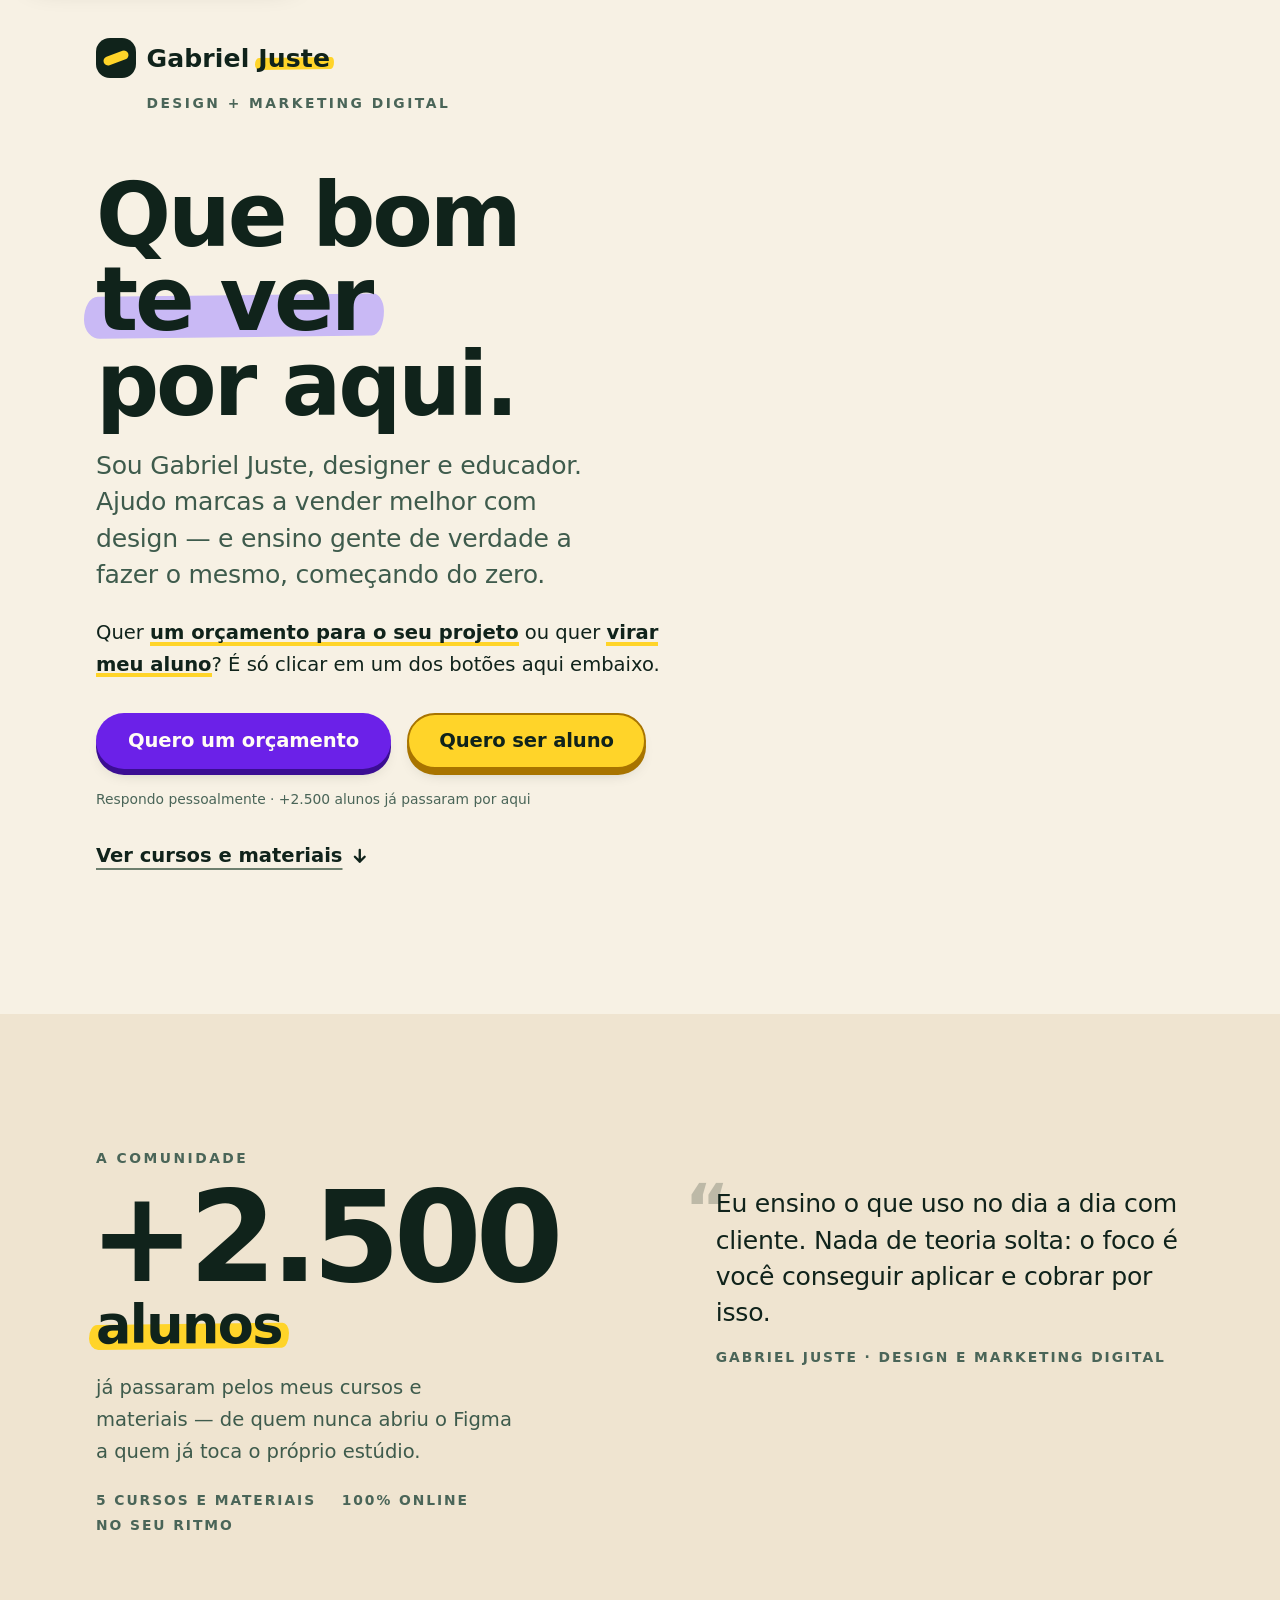
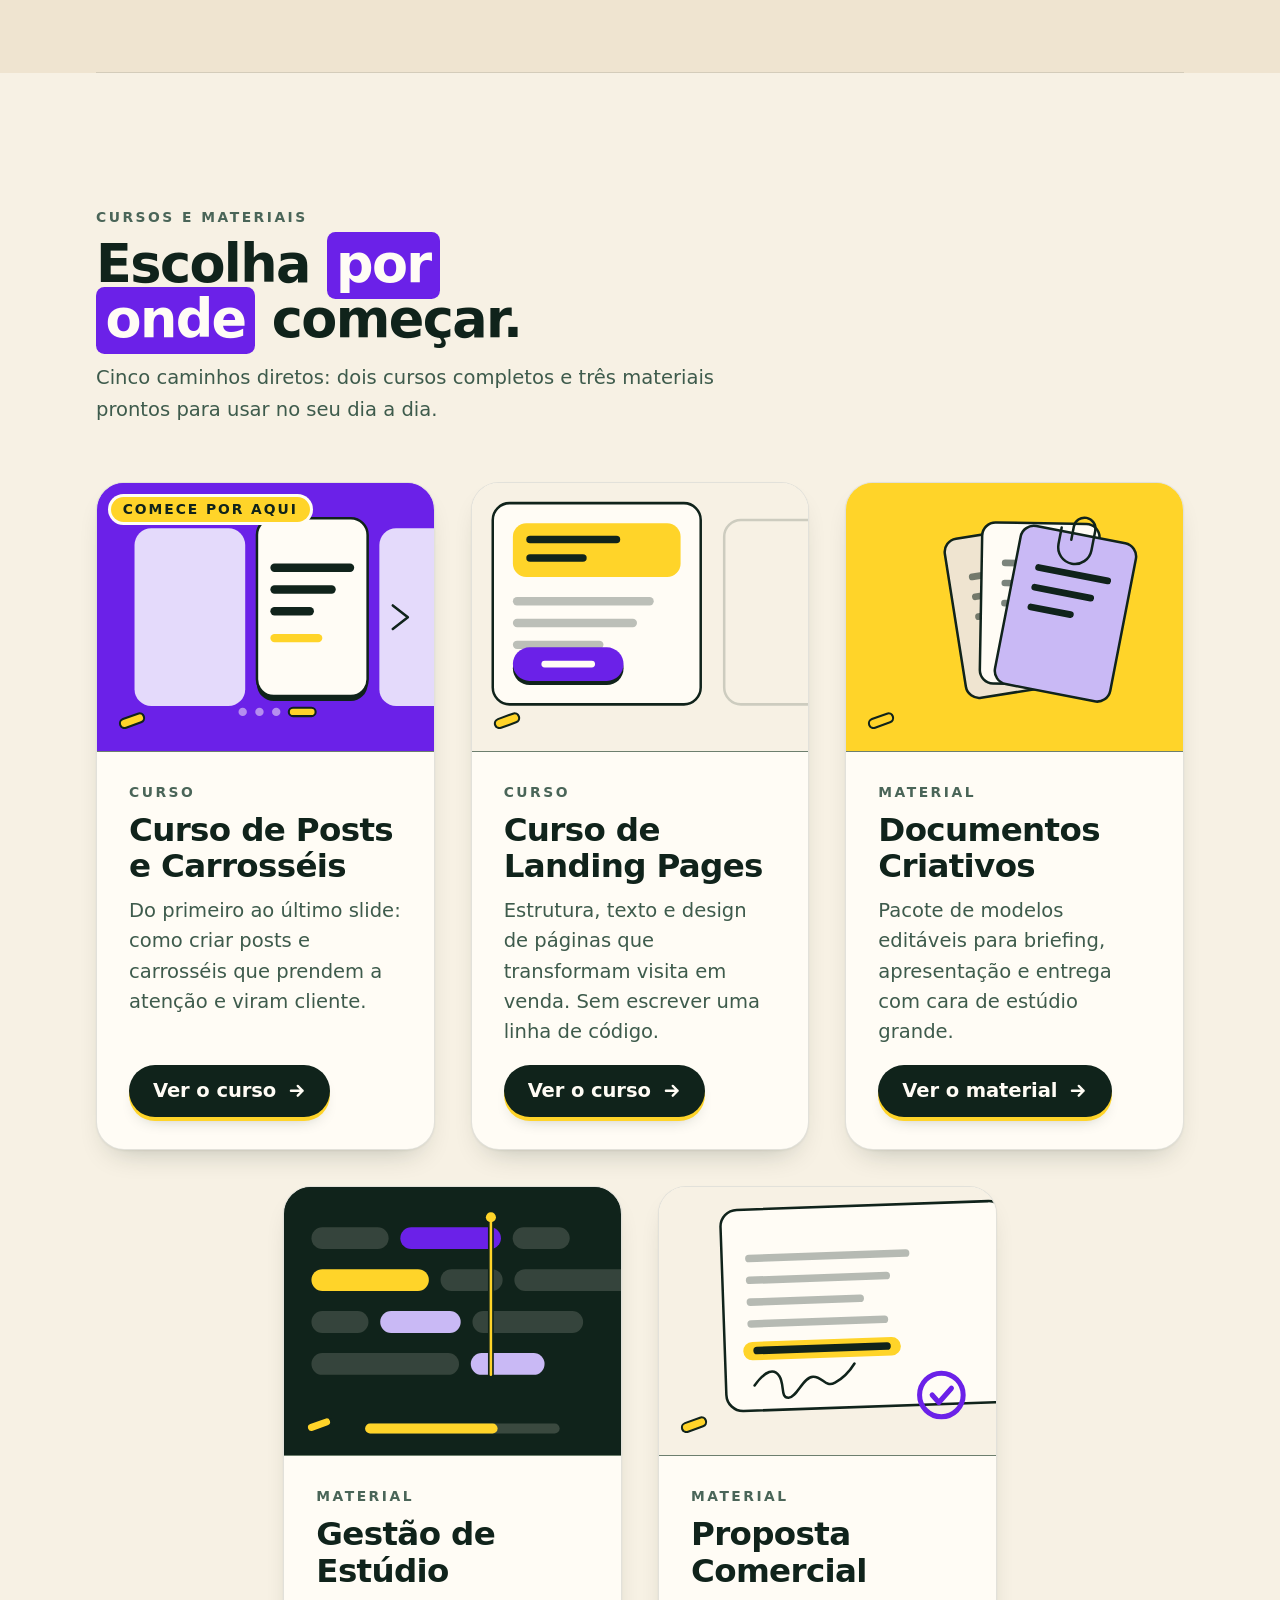
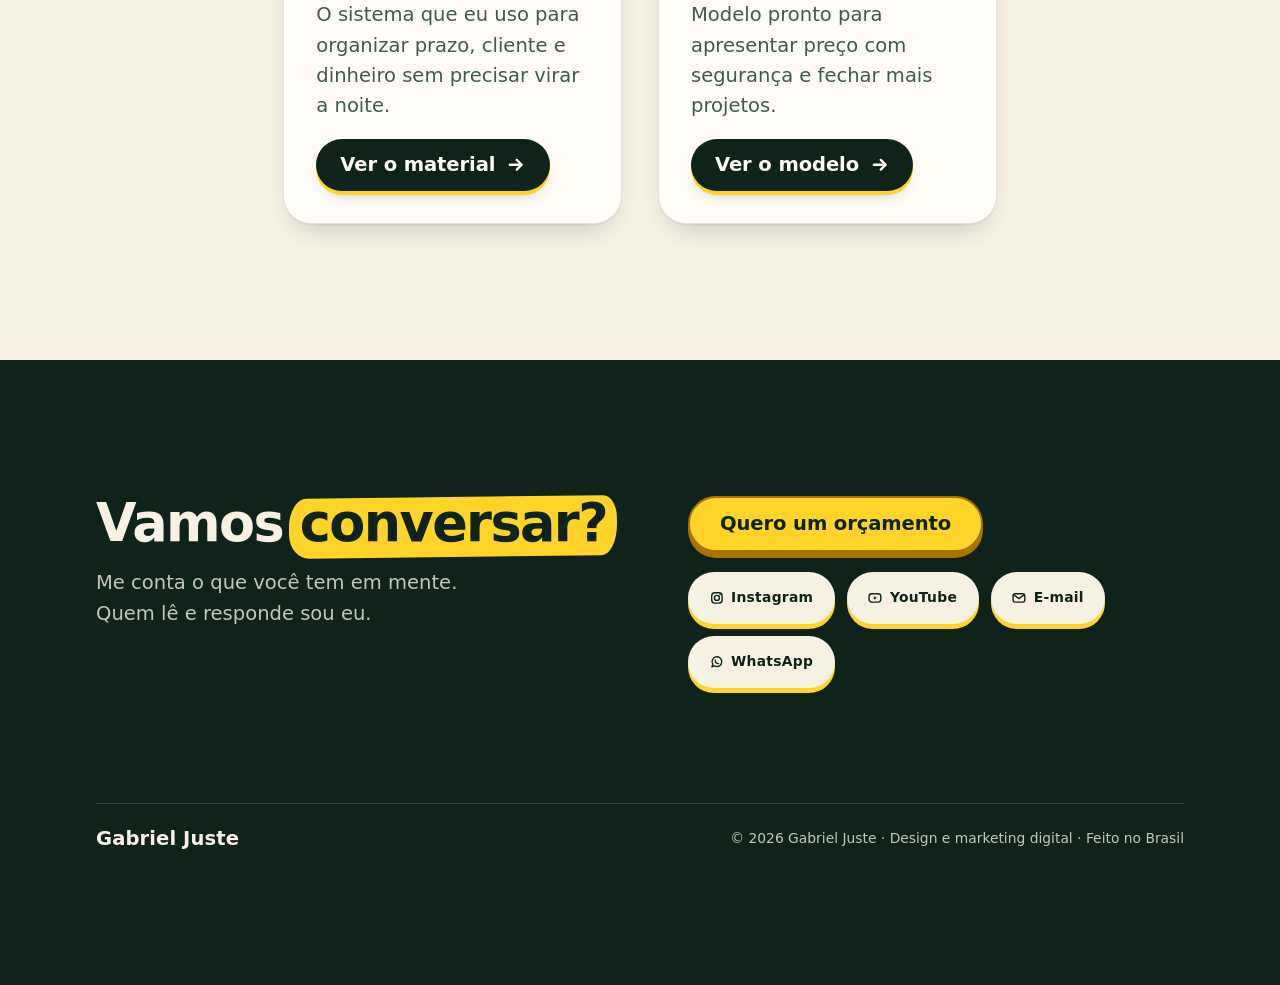
<file: index.html>
<!doctype html>
<html lang="pt-BR">
<head>
<meta charset="utf-8">
<meta name="viewport" content="width=device-width, initial-scale=1">
<title>Gabriel Juste — Design e Marketing Digital</title>
<meta name="description" content="Cursos, materiais e orçamentos de design e marketing digital com Gabriel Juste. Mais de 2.500 alunos.">
<meta name="theme-color" content="#F7F1E4">
<meta name="color-scheme" content="only light">
<meta property="og:type" content="website">
<meta property="og:title" content="Gabriel Juste — Design e Marketing Digital">
<meta property="og:description" content="Cursos, materiais e orçamentos de design e marketing digital. Mais de 2.500 alunos.">
<meta property="og:locale" content="pt_BR">
<link rel="stylesheet" href="styles.css">
<link rel="icon" href="data:image/svg+xml,%3Csvg%20xmlns='http://www.w3.org/2000/svg'%20viewBox='0%200%2040%2040'%3E%3Crect%20width='40'%20height='40'%20rx='14'%20fill='%2310231B'/%3E%3Crect%20x='7'%20y='15.5'%20width='26'%20height='9'%20rx='4.5'%20fill='%23FFD429'%20transform='rotate(-20%2020%2020)'/%3E%3C/svg%3E">

<!-- =========================================================
     LINKS A SUBSTITUIR ANTES DE PUBLICAR
     Todo href que começa com "#TROCAR-" é provisório: procure por
     TROCAR- no arquivo e troque cada um pelo endereço real.
       #TROCAR-orcamento   → WhatsApp ou formulário de orçamento
                             ex.: https://wa.me/55DDDNUMERO?text=Oi%20Gabriel
       #TROCAR-<oferta>    → página de venda de cada curso/material
       #TROCAR-<rede>      → Instagram, YouTube, e-mail, WhatsApp
     Um fragmento inexistente não rola a página (ao contrário de href="#",
     que joga o visitante de volta ao topo), então nenhum clique quebra a
     leitura enquanto os links não entram.
     "Quero ser aluno" já aponta para #cursos, que existe nesta página.

     TEXTO: só o número "+2.500 alunos" veio do cliente. Todo o resto é
     rascunho; os pontos que afirmam algo verificável estão marcados com
     CONFIRMAR ao lado.
     ========================================================= -->
</head>
<body>

<a class="skip" href="#conteudo">Pular para o conteúdo</a>

<!-- A marca do grifo: declarada uma vez, reutilizada nas cinco capas -->
<svg aria-hidden="true" focusable="false" style="position:absolute;width:0;height:0;overflow:hidden"><defs>
  <g id="grifo-mark">
    <rect x="0" y="0" width="30" height="11" rx="5.5" fill="#FFD429"
          stroke="#10231B" stroke-width="2.5" transform="rotate(-20 15 5.5)"/>
  </g>
  <g id="seta-dir">
    <path d="M4 10h12M11 5l5 5-5 5" fill="none" stroke="currentColor"
          stroke-width="2.4" stroke-linecap="round" stroke-linejoin="round"/>
  </g>
  <g id="seta-baixo">
    <path d="M10 4v12M5 11l5 5 5-5" fill="none" stroke="currentColor"
          stroke-width="2.4" stroke-linecap="round" stroke-linejoin="round"/>
  </g>
</defs></svg>

<header class="topo">
  <div class="wrap">
    <a class="logo" href="/">
      <svg class="logo__mark" width="40" height="40" viewBox="0 0 40 40" aria-hidden="true" focusable="false">
        <rect width="40" height="40" rx="14" fill="#10231B"/>
        <rect x="7" y="15.5" width="26" height="9" rx="4.5" fill="#FFD429" transform="rotate(-20 20 20)"/>
      </svg>
      <span class="wordmark">Gabriel <span class="grifo"><span>Juste</span></span></span>
    </a>
    <p class="kicker">Design + Marketing Digital</p>
  </div>
</header>

<main id="conteudo" tabindex="-1">

  <!-- ============ 1. TOPO / BOAS-VINDAS ============ -->
  <section class="hero" aria-labelledby="h-hero">
    <div class="wrap">
      <div class="col">
        <h1 id="h-hero">Que bom <span class="grifo grifo--lilas" style="--i:0"><span>te ver</span></span> por aqui.</h1>

        <p class="lead">Sou Gabriel Juste, designer e educador. Ajudo marcas a vender melhor com design — e ensino gente de verdade a fazer o mesmo, começando do zero.</p>

        <p class="instrucao">Quer <strong class="grifo grifo--sublinha" style="--i:1"><span>um orçamento para o seu projeto</span></strong> ou quer <strong class="grifo grifo--sublinha" style="--i:2"><span>virar meu aluno</span></strong>? É só clicar em um dos botões aqui embaixo.</p>

        <div class="cta-row">
          <a class="btn btn--primary" href="#TROCAR-orcamento">Quero um orçamento</a>
          <a class="btn btn--secondary" href="#cursos">Quero ser aluno</a>
        </div>

        <!-- CONFIRMAR: prazo de resposta -->
        <p class="micro">Respondo pessoalmente · +2.500 alunos já passaram por aqui</p>

        <a class="link-t" href="#cursos">Ver cursos e materiais
          <svg class="btn__arrow" viewBox="0 0 20 20" aria-hidden="true" focusable="false"><use href="#seta-baixo"/></svg>
        </a>
      </div>
    </div>
  </section>

  <!-- ============ 2. DESTAQUE / PROVA SOCIAL ============ -->
  <section class="band band--sand" aria-labelledby="h-prova">
    <div class="wrap">
      <p class="kicker">A comunidade</p>

      <div class="stat">
        <div>
          <h2 id="h-prova" class="stat__head">
            <span class="stat__num">+2.500</span>
            <span class="stat__word grifo" style="--i:0"><span>alunos</span></span>
          </h2>
          <!-- CONFIRMAR: descrição do público -->
          <p class="stat__support">já passaram pelos meus cursos e materiais — de quem nunca abriu o Figma a quem já toca o próprio estúdio.</p>
          <!-- CONFIRMAR: formato e disponibilidade das ofertas -->
          <ul class="stat__mini">
            <li>5 cursos e materiais</li>
            <li>100% online</li>
            <li>No seu ritmo</li>
          </ul>
        </div>

        <!-- CONFIRMAR: fala escrita para o Gabriel, não é uma frase dele.
             Ele precisa reescrever ou aprovar antes de publicar. -->
        <div class="stat__quote">
          <blockquote>Eu ensino o que uso no dia a dia com cliente. Nada de teoria solta: o foco é você conseguir aplicar e cobrar por isso.</blockquote>
          <p class="cite">Gabriel Juste · Design e marketing digital</p>
        </div>
      </div>
    </div>
  </section>

  <!-- ============ 3. CURSOS E MATERIAIS ============ -->
  <section class="cursos" id="cursos" aria-labelledby="h-cursos">
    <div class="wrap">
      <p class="kicker">Cursos e materiais</p>
      <h2 id="h-cursos">Escolha <span class="bloco">por onde</span> começar.</h2>
      <p class="cursos__sub">Cinco caminhos diretos: dois cursos completos e três materiais prontos para usar no seu dia a dia.</p>

      <!-- CONFIRMAR: o cliente passou só os cinco nomes. Os rótulos
           CURSO/MATERIAL, os prefixos "Curso de ", as cinco descrições e a
           contagem "dois cursos e três materiais" acima são rascunho. -->
      <ul class="cards">

        <!-- 1. POSTS E CARROSSÉIS -->
        <li class="card"><article>
          <div class="card__cover" style="--cover-bg:#6B21E8">
            <svg viewBox="0 0 400 320" preserveAspectRatio="xMidYMid meet" width="100%" height="100%" aria-hidden="true" focusable="false">
              <rect width="400" height="320" fill="#6B21E8"/>
              <rect x="44" y="54" width="132" height="212" rx="20" fill="#E4DAFB"/>
              <rect x="336" y="54" width="132" height="212" rx="20" fill="#E4DAFB"/>
              <path d="M352 146l18 14-18 14" fill="none" stroke="#10231B" stroke-width="3" stroke-linecap="round" stroke-linejoin="round"/>
              <rect x="190" y="48" width="132" height="212" rx="20" fill="#10231B"/>
              <rect x="190" y="42" width="132" height="212" rx="20" fill="#FFFCF5" stroke="#10231B" stroke-width="3"/>
              <rect x="206" y="96" width="100" height="10" rx="5" fill="#10231B"/>
              <rect x="206" y="122" width="78" height="10" rx="5" fill="#10231B"/>
              <rect x="206" y="148" width="52" height="10" rx="5" fill="#10231B"/>
              <rect x="206" y="180" width="62" height="10" rx="5" fill="#FFD429"/>
              <rect x="168" y="268" width="10" height="10" rx="5" fill="#FFFCF5" opacity=".5"/>
              <rect x="188" y="268" width="10" height="10" rx="5" fill="#FFFCF5" opacity=".5"/>
              <rect x="208" y="268" width="10" height="10" rx="5" fill="#FFFCF5" opacity=".5"/>
              <rect x="228" y="268" width="32" height="10" rx="5" fill="#FFD429" stroke="#10231B" stroke-width="2.5"/>
              <use href="#grifo-mark" x="26" y="278"/>
            </svg>
            <!-- CONFIRMAR: qual oferta destacar. Era "Mais vendido" — trocado porque
                 isso afirma um ranking de vendas que o cliente não forneceu. -->
            <span class="card__badge">Comece por aqui</span>
          </div>
          <div class="card__body">
            <p class="kicker">Curso</p>
            <h3>Curso de Posts e Carrosséis</h3>
            <p class="card__desc">Do primeiro ao último slide: como criar posts e carrosséis que prendem a atenção e viram cliente.</p>
            <a class="btn btn--card" href="#TROCAR-posts-carrosseis" aria-label="Ver o Curso de Posts e Carrosséis">Ver o curso
              <svg class="btn__arrow" viewBox="0 0 20 20" aria-hidden="true" focusable="false"><use href="#seta-dir"/></svg>
            </a>
          </div>
        </article></li>

        <!-- 2. LANDING PAGES -->
        <li class="card"><article>
          <div class="card__cover" style="--cover-bg:#F7F1E4">
            <svg viewBox="0 0 400 320" preserveAspectRatio="xMidYMid meet" width="100%" height="100%" aria-hidden="true" focusable="false">
              <rect width="400" height="320" fill="#F7F1E4"/>
              <rect x="300" y="44" width="120" height="220" rx="20" fill="none" stroke="#10231B" stroke-width="3" opacity=".18"/>
              <rect x="24" y="24" width="248" height="240" rx="20" fill="#FFFCF5" stroke="#10231B" stroke-width="3"/>
              <rect x="48" y="48" width="200" height="64" rx="16" fill="#FFD429"/>
              <rect x="64" y="63" width="112" height="9" rx="4.5" fill="#10231B"/>
              <rect x="64" y="85" width="72" height="9" rx="4.5" fill="#10231B"/>
              <rect x="48" y="136" width="168" height="10" rx="5" fill="#10231B" opacity=".28"/>
              <rect x="48" y="162" width="148" height="10" rx="5" fill="#10231B" opacity=".28"/>
              <rect x="48" y="188" width="108" height="10" rx="5" fill="#10231B" opacity=".28"/>
              <rect x="48" y="201" width="132" height="40" rx="20" fill="#10231B"/>
              <rect x="48" y="196" width="132" height="40" rx="20" fill="#6B21E8"/>
              <rect x="82" y="212" width="64" height="8" rx="4" fill="#FFFCF5"/>
              <use href="#grifo-mark" x="26" y="278"/>
            </svg>
          </div>
          <div class="card__body">
            <p class="kicker">Curso</p>
            <h3>Curso de Landing Pages</h3>
            <p class="card__desc">Estrutura, texto e design de páginas que transformam visita em venda. Sem escrever uma linha de código.</p>
            <a class="btn btn--card" href="#TROCAR-landing-pages" aria-label="Ver o Curso de Landing Pages">Ver o curso
              <svg class="btn__arrow" viewBox="0 0 20 20" aria-hidden="true" focusable="false"><use href="#seta-dir"/></svg>
            </a>
          </div>
        </article></li>

        <!-- 3. DOCUMENTOS CRIATIVOS -->
        <li class="card"><article>
          <div class="card__cover" style="--cover-bg:#FFD429">
            <svg viewBox="0 0 400 320" preserveAspectRatio="xMidYMid meet" width="100%" height="100%" aria-hidden="true" focusable="false">
              <rect width="400" height="320" fill="#FFD429"/>
              <g transform="rotate(-9 230 158)">
                <rect x="130" y="52" width="140" height="192" rx="16" fill="#EFE4D0" stroke="#10231B" stroke-width="3"/>
                <rect x="154" y="96" width="92" height="8" rx="4" fill="#10231B" opacity=".55"/>
                <rect x="154" y="120" width="76" height="8" rx="4" fill="#10231B" opacity=".55"/>
                <rect x="154" y="144" width="56" height="8" rx="4" fill="#10231B" opacity=".55"/>
              </g>
              <g transform="rotate(1 230 158)">
                <rect x="160" y="48" width="140" height="192" rx="16" fill="#FFFCF5" stroke="#10231B" stroke-width="3"/>
                <rect x="184" y="92" width="92" height="8" rx="4" fill="#10231B" opacity=".55"/>
                <rect x="184" y="116" width="76" height="8" rx="4" fill="#10231B" opacity=".55"/>
                <rect x="184" y="140" width="56" height="8" rx="4" fill="#10231B" opacity=".55"/>
              </g>
              <g transform="rotate(11 230 158)">
                <rect x="190" y="54" width="140" height="192" rx="16" fill="#C9B9F5" stroke="#10231B" stroke-width="3"/>
                <rect x="214" y="98" width="92" height="8" rx="4" fill="#10231B"/>
                <rect x="214" y="122" width="76" height="8" rx="4" fill="#10231B"/>
                <rect x="214" y="146" width="56" height="8" rx="4" fill="#10231B"/>
                <path d="M250 62v-16a13 13 0 0 1 26 0v24a20 20 0 0 1-40 0V50"
                      fill="none" stroke="#10231B" stroke-width="3" stroke-linecap="round" stroke-linejoin="round"/>
              </g>
              <use href="#grifo-mark" x="26" y="278"/>
            </svg>
          </div>
          <div class="card__body">
            <p class="kicker">Material</p>
            <h3>Documentos Criativos</h3>
            <p class="card__desc">Pacote de modelos editáveis para briefing, apresentação e entrega com cara de estúdio grande.</p>
            <a class="btn btn--card" href="#TROCAR-documentos-criativos" aria-label="Ver o material Documentos Criativos">Ver o material
              <svg class="btn__arrow" viewBox="0 0 20 20" aria-hidden="true" focusable="false"><use href="#seta-dir"/></svg>
            </a>
          </div>
        </article></li>

        <!-- 4. GESTÃO DE ESTÚDIO -->
        <li class="card"><article>
          <div class="card__cover" style="--cover-bg:#10231B">
            <svg viewBox="0 0 400 320" preserveAspectRatio="xMidYMid meet" width="100%" height="100%" aria-hidden="true" focusable="false">
              <rect width="400" height="320" fill="#10231B"/>
              <rect x="32"  y="48"  width="92"  height="26" rx="13" fill="#F7F1E4" opacity=".16"/>
              <rect x="138" y="48"  width="120" height="26" rx="13" fill="#6B21E8"/>
              <rect x="272" y="48"  width="68"  height="26" rx="13" fill="#F7F1E4" opacity=".16"/>
              <rect x="32"  y="98"  width="140" height="26" rx="13" fill="#FFD429"/>
              <rect x="186" y="98"  width="74"  height="26" rx="13" fill="#F7F1E4" opacity=".16"/>
              <rect x="274" y="98"  width="140" height="26" rx="13" fill="#F7F1E4" opacity=".16"/>
              <rect x="32"  y="148" width="68"  height="26" rx="13" fill="#F7F1E4" opacity=".16"/>
              <rect x="114" y="148" width="96"  height="26" rx="13" fill="#C9B9F5"/>
              <rect x="224" y="148" width="132" height="26" rx="13" fill="#F7F1E4" opacity=".16"/>
              <rect x="32"  y="198" width="176" height="26" rx="13" fill="#F7F1E4" opacity=".16"/>
              <rect x="222" y="198" width="88"  height="26" rx="13" fill="#C9B9F5"/>
              <path d="M246 36v188" stroke="#10231B" stroke-width="7" stroke-linecap="round"/>
              <path d="M246 36v188" stroke="#FFD429" stroke-width="3" stroke-linecap="round"/>
              <circle cx="246" cy="36" r="6" fill="#FFD429"/>
              <rect x="96" y="282" width="232" height="12" rx="6" fill="#F7F1E4" opacity=".18"/>
              <rect x="96" y="282" width="158" height="12" rx="6" fill="#FFD429"/>
              <use href="#grifo-mark" x="26" y="278"/>
            </svg>
          </div>
          <div class="card__body">
            <p class="kicker">Material</p>
            <h3>Gestão de Estúdio</h3>
            <p class="card__desc">O sistema que eu uso para organizar prazo, cliente e dinheiro sem precisar virar a noite.</p>
            <a class="btn btn--card" href="#TROCAR-gestao-de-estudio" aria-label="Ver o material Gestão de Estúdio">Ver o material
              <svg class="btn__arrow" viewBox="0 0 20 20" aria-hidden="true" focusable="false"><use href="#seta-dir"/></svg>
            </a>
          </div>
        </article></li>

        <!-- 5. PROPOSTA COMERCIAL -->
        <li class="card"><article>
          <div class="card__cover" style="--cover-bg:#F7F1E4">
            <svg viewBox="0 0 400 320" preserveAspectRatio="xMidYMid meet" width="100%" height="100%" aria-hidden="true" focusable="false">
              <rect width="400" height="320" fill="#F7F1E4"/>
              <g transform="rotate(-2 246 142)">
                <rect x="76" y="22" width="340" height="240" rx="20" fill="#FFFCF5" stroke="#10231B" stroke-width="3"/>
                <rect x="104" y="76"  width="196" height="9" rx="4.5" fill="#10231B" opacity=".3"/>
                <rect x="104" y="102" width="172" height="9" rx="4.5" fill="#10231B" opacity=".3"/>
                <rect x="104" y="128" width="140" height="9" rx="4.5" fill="#10231B" opacity=".3"/>
                <rect x="104" y="154" width="168" height="9" rx="4.5" fill="#10231B" opacity=".3"/>
                <rect x="98"  y="180" width="188" height="22" rx="11" fill="#FFD429"/>
                <rect x="110" y="186" width="164" height="9"  rx="4.5" fill="#10231B"/>
                <path d="M110 232c14-18 24-20 30-10s0 26 10 26 18-24 30-24 14 14 26 8 20-16 24-22"
                      fill="none" stroke="#10231B" stroke-width="3" stroke-linecap="round" stroke-linejoin="round"/>
              </g>
              <circle cx="336" cy="248" r="26" fill="none" stroke="#6B21E8" stroke-width="6"/>
              <path d="M325 248l8 9 15-17" fill="none" stroke="#6B21E8" stroke-width="6" stroke-linecap="round" stroke-linejoin="round"/>
              <use href="#grifo-mark" x="26" y="278"/>
            </svg>
          </div>
          <div class="card__body">
            <p class="kicker">Material</p>
            <h3>Proposta Comercial</h3>
            <p class="card__desc">Modelo pronto para apresentar preço com segurança e fechar mais projetos.</p>
            <a class="btn btn--card" href="#TROCAR-proposta-comercial" aria-label="Ver o modelo de Proposta Comercial">Ver o modelo
              <svg class="btn__arrow" viewBox="0 0 20 20" aria-hidden="true" focusable="false"><use href="#seta-dir"/></svg>
            </a>
          </div>
        </article></li>

      </ul>
    </div>
  </section>

</main>

<!-- ============ 4. RODAPÉ ============ -->
<footer class="band band--dark">
  <div class="wrap rodape__grid">
    <div class="rodape__left">
      <h2>Vamos <span class="grifo"><span>conversar?</span></span></h2>
      <p>Me conta o que você tem em mente. Quem lê e responde sou eu.</p>
    </div>

    <div class="rodape__right">
      <a class="btn btn--secondary" href="#TROCAR-orcamento">Quero um orçamento</a>
      <nav aria-label="Contato e redes">
        <ul class="contatos">
          <li><a class="btn btn--cream" href="#TROCAR-instagram">
            <svg class="btn__arrow" viewBox="0 0 20 20" aria-hidden="true" focusable="false">
              <rect x="2.5" y="2.5" width="15" height="15" rx="4.5" fill="none" stroke="currentColor" stroke-width="2"/>
              <circle cx="10" cy="10" r="3.6" fill="none" stroke="currentColor" stroke-width="2"/>
              <circle cx="14.6" cy="5.4" r="1.15" fill="currentColor"/>
            </svg>Instagram</a></li>
          <li><a class="btn btn--cream" href="#TROCAR-youtube">
            <svg class="btn__arrow" viewBox="0 0 20 20" aria-hidden="true" focusable="false">
              <rect x="1.5" y="4" width="17" height="12" rx="4" fill="none" stroke="currentColor" stroke-width="2"/>
              <path d="M8.4 7.6l4.6 2.4-4.6 2.4z" fill="currentColor"/>
            </svg>YouTube</a></li>
          <li><a class="btn btn--cream" href="#TROCAR-email">
            <svg class="btn__arrow" viewBox="0 0 20 20" aria-hidden="true" focusable="false">
              <rect x="1.5" y="4" width="17" height="12" rx="3" fill="none" stroke="currentColor" stroke-width="2"/>
              <path d="M2.6 5.6L10 11l7.4-5.4" fill="none" stroke="currentColor" stroke-width="2" stroke-linecap="round" stroke-linejoin="round"/>
            </svg>E-mail</a></li>
          <li><a class="btn btn--cream" href="#TROCAR-whatsapp">
            <svg class="btn__arrow" viewBox="0 0 20 20" aria-hidden="true" focusable="false">
              <path d="M17 9.6a7 7 0 0 1-10.3 6.2L2.8 17l1.3-3.7A7 7 0 1 1 17 9.6z" fill="none" stroke="currentColor" stroke-width="2" stroke-linejoin="round"/>
              <path d="M7.6 7.6c0 3 1.8 4.8 4.8 4.8"  fill="none" stroke="currentColor" stroke-width="2" stroke-linecap="round"/>
            </svg>WhatsApp</a></li>
        </ul>
      </nav>
    </div>

    <div class="rodape__bottom">
      <span class="wordmark">Gabriel Juste</span>
      <p class="micro">© 2026 Gabriel Juste · Design e marketing digital · Feito no Brasil</p>
    </div>
  </div>
</footer>

<script>
/* O único script da página: faz cada grifo ser "passado" com o marcador
   quando entra na tela. --sweep já vale 1 no CSS, então sem JS, com JS
   bloqueado ou com movimento reduzido o traço simplesmente aparece
   desenhado — não existe estado escondido nem FOUC. */
(function(){
  if (matchMedia('(prefers-reduced-motion: reduce)').matches) return;
  // O grifo do rodapé fica de fora: naquela faixa o texto é verde-escuro e
  // só é legível em cima da tarja amarela, então ela nunca pode ficar em
  // scaleX(0) esperando um scroll que talvez não aconteça.
  var marks = [].filter.call(document.querySelectorAll('.grifo'), function(m){
    return !(m.closest && m.closest('.band--dark'));
  });
  if (!('IntersectionObserver' in window) || !marks.length) return;
  marks.forEach(function(m){ m.style.setProperty('--sweep','0'); });
  var io = new IntersectionObserver(function(entries){
    entries.forEach(function(e){
      if (!e.isIntersecting) return;
      e.target.style.setProperty('--sweep','1');
      io.unobserve(e.target);
    });
  }, { threshold: 0.6 });
  marks.forEach(function(m){ io.observe(m); });
})();
</script>

</body>
</html>
</file>
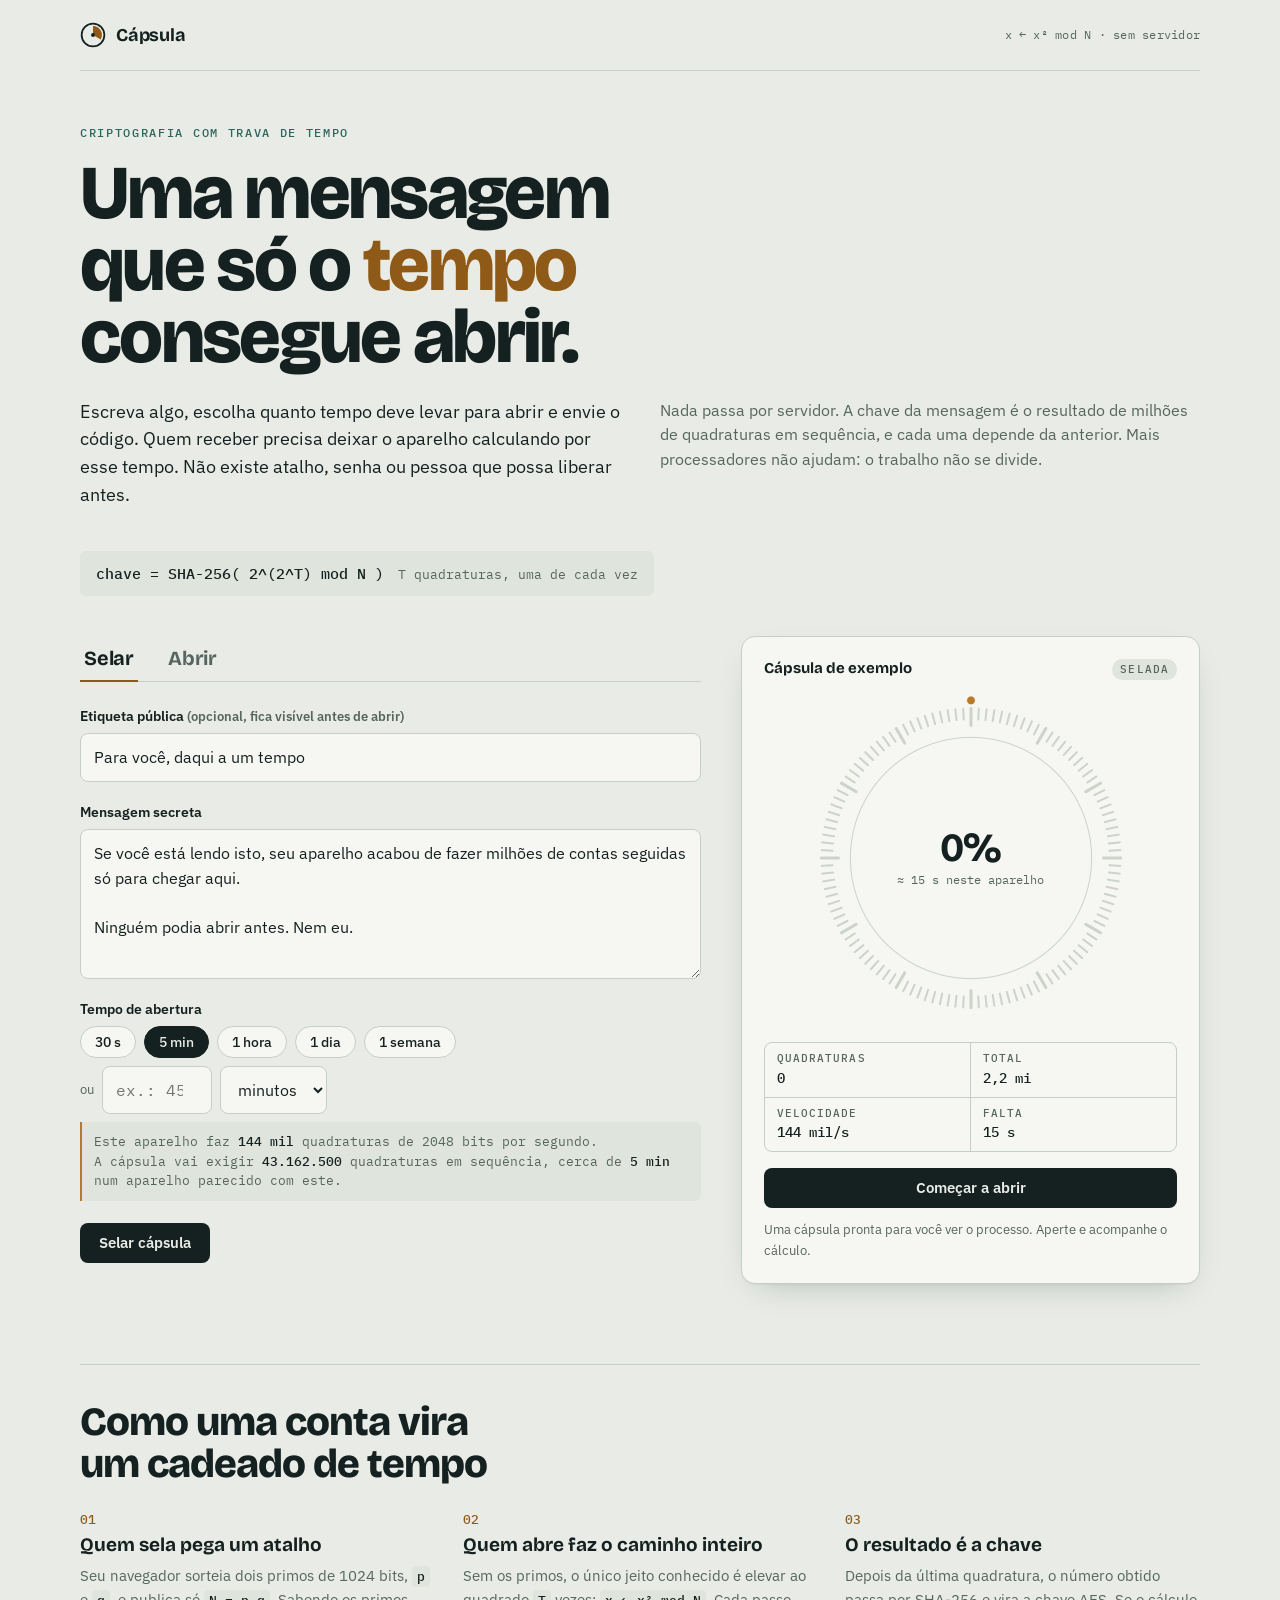
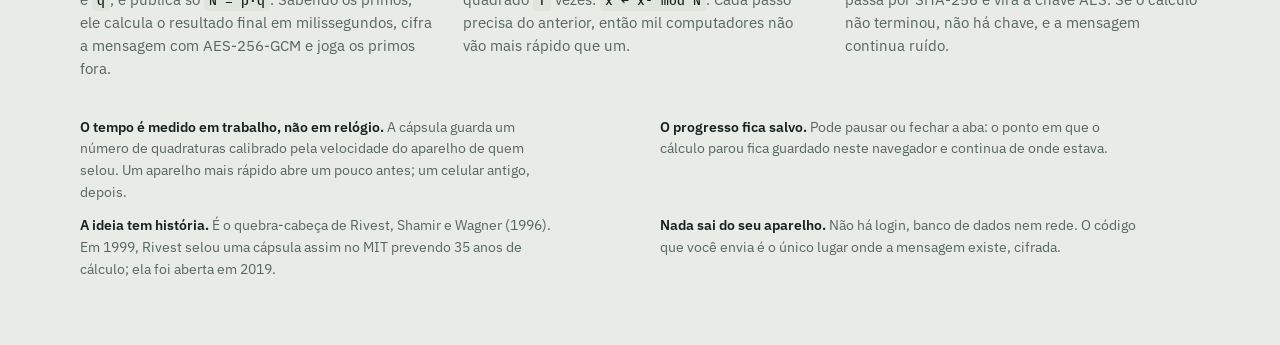
<file: capsula/index.html>
<!doctype html>
<html lang="pt-BR">
<head>
<meta charset="utf-8">
<meta name="viewport" content="width=device-width, initial-scale=1, viewport-fit=cover">
<title>Cápsula do Tempo</title>
<meta name="description" content="Sele uma mensagem que só pode ser aberta depois de um tempo de cálculo. Sem servidor, sem senha, sem relógio: só matemática.">
<link rel="preconnect" href="https://fonts.googleapis.com">
<link rel="preconnect" href="https://fonts.gstatic.com" crossorigin>
<link rel="stylesheet" href="https://fonts.googleapis.com/css2?family=Bricolage+Grotesque:opsz,wght@12..96,500;12..96,700;12..96,800&family=IBM+Plex+Mono:wght@400;500&family=IBM+Plex+Sans:ital,wght@0,400;0,500;0,600;1,400&display=swap">
<style>
:root {
  --bg: #E9ECE6;
  --surface: #F6F7F3;
  --surface-2: #DFE4DC;
  --ink: #152120;
  --muted: #56655F;
  --line: #C6CFC7;
  --brass: #8F5A17;
  --brass-bright: #B8792A;
  --brass-soft: #EBD9B5;
  --patina: #2B665C;
  --patina-soft: #CFE2DC;
  --danger: #A2352A;
  --dial-track: #CBD3CB;
  --shadow: 0 1px 0 rgba(21,33,32,.04), 0 12px 32px -18px rgba(21,33,32,.35);
  --display: "Bricolage Grotesque", "Avenir Next", "Segoe UI", system-ui, sans-serif;
  --body: "IBM Plex Sans", "Segoe UI", system-ui, -apple-system, sans-serif;
  --mono: "IBM Plex Mono", ui-monospace, "SFMono-Regular", Menlo, Consolas, monospace;
}
@media (prefers-color-scheme: dark) {
  :root:not([data-theme="light"]) {
    color-scheme: dark;
    --bg: #0B1312;
    --surface: #111C1A;
    --surface-2: #182623;
    --ink: #E3E9E2;
    --muted: #93A39D;
    --line: #253531;
    --brass: #DDA956;
    --brass-bright: #E9BA6C;
    --brass-soft: #3A2D17;
    --patina: #74B8AA;
    --patina-soft: #16312C;
    --danger: #E7836F;
    --dial-track: #22322E;
    --shadow: 0 1px 0 rgba(0,0,0,.2), 0 18px 40px -20px rgba(0,0,0,.8);
  }
}
:root[data-theme="dark"] {
  color-scheme: dark;
  --bg: #0B1312;
  --surface: #111C1A;
  --surface-2: #182623;
  --ink: #E3E9E2;
  --muted: #93A39D;
  --line: #253531;
  --brass: #DDA956;
  --brass-bright: #E9BA6C;
  --brass-soft: #3A2D17;
  --patina: #74B8AA;
  --patina-soft: #16312C;
  --danger: #E7836F;
  --dial-track: #22322E;
  --shadow: 0 1px 0 rgba(0,0,0,.2), 0 18px 40px -20px rgba(0,0,0,.8);
}

* { box-sizing: border-box; }
html { -webkit-text-size-adjust: 100%; }
body {
  margin: 0;
  background: var(--bg);
  color: var(--ink);
  font: 400 16px/1.55 var(--body);
  padding-inline: 20px;
  padding-block: 0 64px;
}
[hidden] { display: none !important; }
button, input, textarea, select { font: inherit; color: inherit; }
:focus-visible { outline: 2px solid var(--brass-bright); outline-offset: 2px; }

.wrap { max-width: 1120px; margin-inline: auto; }

/* ---------- masthead ---------- */
.mast {
  display: flex; align-items: center; justify-content: space-between; gap: 16px;
  padding-block: 22px;
  border-bottom: 1px solid var(--line);
}
.brand { display: flex; align-items: center; gap: 10px; font: 700 18px/1 var(--display); letter-spacing: -.01em; }
.brand svg { width: 26px; height: 26px; flex: none; }
.mast-note { font: 400 12px/1.3 var(--mono); color: var(--muted); letter-spacing: .02em; text-align: right; }

/* ---------- hero ---------- */
.hero {
  display: grid; gap: 40px;
  grid-template-columns: minmax(0, 1fr);
  padding-block: 56px 40px;
  align-items: start;
}
.eyebrow {
  font: 500 12px/1 var(--mono); text-transform: uppercase; letter-spacing: .14em;
  color: var(--patina); margin: 0 0 18px;
}
h1 {
  font: 800 clamp(40px, 6.4vw, 76px)/.95 var(--display);
  letter-spacing: -.035em; margin: 0 0 24px; text-wrap: balance; max-width: 13ch;
}
h1 em { font-style: normal; color: var(--brass); }
.hero-text { display: grid; grid-template-columns: minmax(0, 1fr) minmax(0, 1fr); gap: 8px 40px; align-items: start; }
.lede { font-size: 18px; max-width: 34em; margin: 0 0 14px; color: var(--ink); }
.lede-sub { max-width: 36em; margin: 0; color: var(--muted); }
.formula {
  display: inline-flex; flex-wrap: wrap; gap: 6px 14px; align-items: baseline;
  margin-top: 28px; padding: 12px 16px;
  font: 500 15px/1.4 var(--mono); color: var(--ink);
  background: var(--surface-2); border-radius: 6px;
}
.formula span { color: var(--muted); font-weight: 400; font-size: 13px; }

/* ---------- dial ---------- */
.dial-card {
  background: var(--surface); border: 1px solid var(--line); border-radius: 14px;
  padding: 22px; box-shadow: var(--shadow);
  position: sticky; top: calc(env(safe-area-inset-top, 0px) + 16px);
}
.dial-head { display: flex; justify-content: space-between; align-items: baseline; gap: 12px; margin-bottom: 8px; }
.dial-title { font: 700 15px/1.2 var(--display); margin: 0; }
.chip {
  font: 500 11px/1 var(--mono); text-transform: uppercase; letter-spacing: .1em;
  padding: 5px 8px; border-radius: 99px; background: var(--surface-2); color: var(--muted);
  white-space: nowrap;
}
.chip[data-state="work"] { background: var(--brass-soft); color: var(--brass); }
.chip[data-state="done"] { background: var(--patina-soft); color: var(--patina); }
.dial {
  position: relative; width: 100%; max-width: 340px; aspect-ratio: 1; margin: 6px auto 4px;
}
.dial canvas { width: 100%; height: 100%; display: block; }
.dial-center {
  position: absolute; inset: 0; display: grid; place-content: center; text-align: center; gap: 4px;
  pointer-events: none;
}
.dial-big { font: 700 clamp(30px, 5vw, 40px)/1 var(--display); letter-spacing: -.02em; font-variant-numeric: tabular-nums; }
.dial-small { font: 400 12px/1.35 var(--mono); color: var(--muted); white-space: pre-line; font-variant-numeric: tabular-nums; }
.stats {
  display: grid; grid-template-columns: repeat(2, minmax(0,1fr)); gap: 1px;
  background: var(--line); border: 1px solid var(--line); border-radius: 8px; overflow: hidden;
  margin-top: 14px;
}
.stat { background: var(--surface); padding: 10px 12px; min-width: 0; }
.stat dt { font: 500 10.5px/1 var(--mono); text-transform: uppercase; letter-spacing: .1em; color: var(--muted); margin-bottom: 6px; }
.stat dd { margin: 0; font: 500 14px/1.2 var(--mono); font-variant-numeric: tabular-nums; overflow-wrap: anywhere; }
.dial-actions { display: flex; flex-wrap: wrap; gap: 10px; margin-top: 16px; }
.dial-note { font-size: 13px; color: var(--muted); margin: 12px 0 0; }

/* ---------- buttons ---------- */
.btn {
  appearance: none; border: 1px solid transparent; cursor: pointer;
  display: inline-flex; align-items: center; justify-content: center; gap: 8px;
  padding: 11px 18px; border-radius: 8px;
  font: 600 15px/1.1 var(--body);
  transition: transform .12s ease, background-color .15s ease, border-color .15s ease;
}
.btn:active { transform: translateY(1px); }
.btn-primary { background: var(--ink); color: var(--bg); }
.btn-primary:hover { background: var(--brass); }
.btn-ghost { background: transparent; border-color: var(--line); color: var(--ink); }
.btn-ghost:hover { border-color: var(--ink); }
.btn[disabled] { opacity: .45; cursor: not-allowed; transform: none; }
.btn-wide { flex: 1 1 auto; }

/* ---------- workbench ---------- */
.bench { display: grid; gap: 40px; grid-template-columns: minmax(0, 1.15fr) minmax(0, .85fr); align-items: start; }
.tabs { display: flex; gap: 4px; border-bottom: 1px solid var(--line); margin-bottom: 26px; }
.tab {
  appearance: none; background: none; border: 0; cursor: pointer;
  padding: 12px 4px; margin-right: 22px; margin-bottom: -1px;
  font: 700 20px/1 var(--display); letter-spacing: -.01em; color: var(--muted);
  border-bottom: 2px solid transparent;
}
.tab[aria-selected="true"] { color: var(--ink); border-bottom-color: var(--brass); }
.tab:hover { color: var(--ink); }

.panel { display: grid; gap: 22px; }
.field { display: grid; gap: 8px; }
.label { font: 600 14px/1.2 var(--body); }
.hint { font-size: 13px; color: var(--muted); margin: 0; }
.input, .textarea, .select {
  width: 100%; background: var(--surface); border: 1px solid var(--line); border-radius: 8px;
  padding: 11px 13px; transition: border-color .15s ease;
}
.input:focus, .textarea:focus, .select:focus { outline: none; border-color: var(--brass-bright); box-shadow: 0 0 0 3px var(--brass-soft); }
.textarea { min-height: 150px; resize: vertical; line-height: 1.55; }
.textarea.code { min-height: 110px; font: 400 12.5px/1.45 var(--mono); word-break: break-all; }

.presets { display: flex; flex-wrap: wrap; gap: 8px; }
.preset {
  appearance: none; cursor: pointer; border: 1px solid var(--line); background: var(--surface);
  border-radius: 99px; padding: 8px 14px; font: 500 14px/1 var(--body);
}
.preset:hover { border-color: var(--ink); }
.preset[aria-pressed="true"] { background: var(--ink); color: var(--bg); border-color: var(--ink); }
.custom { display: flex; gap: 8px; flex-wrap: wrap; }
.custom .input { width: 110px; flex: none; font-family: var(--mono); }
.custom .select { width: auto; flex: none; }
.cost {
  font: 400 13px/1.5 var(--mono); color: var(--muted); font-variant-numeric: tabular-nums;
  padding: 10px 12px; border-left: 2px solid var(--brass-bright); background: var(--surface-2); border-radius: 0 6px 6px 0;
}
.cost b { color: var(--ink); font-weight: 500; }

.result {
  display: grid; gap: 14px; padding: 20px; border-radius: 12px;
  background: var(--surface); border: 1px solid var(--line);
}
.result h3 { margin: 0; font: 700 20px/1.2 var(--display); }
.row { display: flex; flex-wrap: wrap; gap: 10px; align-items: center; }
.toast { font: 500 13px/1 var(--mono); color: var(--patina); }
.error { color: var(--danger); font-size: 14px; margin: 0; }

.capsule-meta { display: grid; gap: 4px; padding: 16px 18px; border-radius: 10px; background: var(--surface-2); }
.capsule-meta .to { font: 700 20px/1.2 var(--display); }
.capsule-meta .when { font: 400 13px/1.4 var(--mono); color: var(--muted); }

/* ---------- letter / reveal ---------- */
.letter {
  position: relative; padding: 32px 28px 28px; border-radius: 4px;
  background: var(--surface); border: 1px solid var(--line); box-shadow: var(--shadow);
  animation: rise .7s cubic-bezier(.2,.8,.2,1) both;
}
.letter-seal {
  position: absolute; top: -22px; right: 22px; width: 52px; height: 52px; border-radius: 50%;
  display: grid; place-items: center;
  background: radial-gradient(circle at 35% 30%, var(--brass-bright), var(--brass) 70%);
  color: var(--surface); font: 800 20px/1 var(--display);
  box-shadow: 0 4px 12px -4px rgba(0,0,0,.4);
  animation: crack .9s .15s ease both;
}
.letter-from { font: 500 12px/1 var(--mono); text-transform: uppercase; letter-spacing: .12em; color: var(--muted); margin: 0 0 14px; }
.letter-body { font: 400 19px/1.6 var(--body); white-space: pre-wrap; overflow-wrap: anywhere; margin: 0; max-width: 60ch; }
.letter-foot { margin: 18px 0 0; font: 400 12px/1.5 var(--mono); color: var(--muted); }
@keyframes rise { from { opacity: .001; transform: translateY(14px); } to { opacity: 1; transform: none; } }
@keyframes crack {
  0% { transform: scale(1) rotate(0); }
  35% { transform: scale(1.18) rotate(-8deg); }
  100% { transform: scale(1) rotate(14deg); }
}

/* ---------- how ---------- */
.how { margin-top: 80px; padding-top: 36px; border-top: 1px solid var(--line); }
.how h2 { font: 800 clamp(28px, 3.6vw, 40px)/1.05 var(--display); letter-spacing: -.025em; margin: 0 0 28px; max-width: 20ch; text-wrap: balance; }
.steps { display: grid; grid-template-columns: repeat(3, minmax(0,1fr)); gap: 28px; list-style: none; margin: 0; padding: 0; counter-reset: s; }
.steps li { counter-increment: s; display: grid; gap: 8px; align-content: start; }
.steps li::before { content: "0" counter(s); font: 500 13px/1 var(--mono); color: var(--brass); }
.steps h3 { margin: 0; font: 700 19px/1.2 var(--display); }
.steps p { margin: 0; color: var(--muted); font-size: 15px; }
.steps code { font: 500 13px/1 var(--mono); color: var(--ink); background: var(--surface-2); padding: 2px 5px; border-radius: 4px; }
.fine { margin-top: 36px; display: grid; grid-template-columns: repeat(2, minmax(0,1fr)); gap: 12px 40px; }
.fine p { margin: 0; font-size: 14px; color: var(--muted); max-width: 60ch; }
.fine b { color: var(--ink); font-weight: 600; }

@media (max-width: 880px) {
  .hero, .bench, .hero-text { grid-template-columns: minmax(0,1fr); }
  .hero { padding-block: 36px 28px; gap: 28px; }
  .dial-card { position: static; }
  .bench .dial-col { order: -1; }
  .steps, .fine { grid-template-columns: minmax(0,1fr); }
}
@media (max-width: 460px) {
  body { padding-inline: 16px; }
  .mast-note { display: none; }
  .tab { font-size: 18px; margin-right: 14px; }
}
@media (prefers-reduced-motion: reduce) {
  *, *::before, *::after { animation: none !important; transition: none !important; }
}
</style>
</head>
<body>
<div class="wrap">

  <header class="mast">
    <div class="brand">
      <svg viewBox="0 0 32 32" aria-hidden="true">
        <circle cx="16" cy="16" r="14" fill="none" stroke="currentColor" stroke-width="2.2"/>
        <path d="M16 16 L16 5 A11 11 0 0 1 25.5 21.5 Z" fill="var(--brass)"/>
        <circle cx="16" cy="16" r="2.4" fill="currentColor"/>
      </svg>
      Cápsula
    </div>
    <div class="mast-note">x ← x² mod N · sem servidor</div>
  </header>

  <section class="hero">
    <div>
      <p class="eyebrow">Criptografia com trava de tempo</p>
      <h1>Uma mensagem que só o <em>tempo</em> consegue abrir.</h1>
      <div class="hero-text">
      <p class="lede">Escreva algo, escolha quanto tempo deve levar para abrir e envie o código. Quem receber precisa deixar o aparelho calculando por esse tempo. Não existe atalho, senha ou pessoa que possa liberar antes.</p>
      <p class="lede-sub">Nada passa por servidor. A chave da mensagem é o resultado de milhões de quadraturas em sequência, e cada uma depende da anterior. Mais processadores não ajudam: o trabalho não se divide.</p>
      </div>
      <div class="formula">chave = SHA-256( 2^(2^T) mod N ) <span>T quadraturas, uma de cada vez</span></div>
    </div>
  </section>

  <section class="bench">
    <div>
      <div class="tabs" role="tablist" aria-label="Modo">
        <button class="tab" role="tab" id="tab-seal" aria-controls="panel-seal" aria-selected="true">Selar</button>
        <button class="tab" role="tab" id="tab-open" aria-controls="panel-open" aria-selected="false">Abrir</button>
      </div>

      <!-- SELAR -->
      <form class="panel" id="panel-seal" role="tabpanel" aria-labelledby="tab-seal" novalidate>
        <div class="field">
          <label class="label" for="to">Etiqueta pública <span class="hint" style="display:inline">(opcional, fica visível antes de abrir)</span></label>
          <input class="input" id="to" maxlength="80" value="Para você, daqui a um tempo">
        </div>
        <div class="field">
          <label class="label" for="msg">Mensagem secreta</label>
          <textarea class="textarea" id="msg" maxlength="20000">Se você está lendo isto, seu aparelho acabou de fazer milhões de contas seguidas só para chegar aqui.

Ninguém podia abrir antes. Nem eu.</textarea>
        </div>
        <div class="field">
          <span class="label" id="durLabel">Tempo de abertura</span>
          <div class="presets" role="group" aria-labelledby="durLabel" id="presets">
            <button type="button" class="preset" data-s="30">30 s</button>
            <button type="button" class="preset" data-s="300" aria-pressed="true">5 min</button>
            <button type="button" class="preset" data-s="3600">1 hora</button>
            <button type="button" class="preset" data-s="86400">1 dia</button>
            <button type="button" class="preset" data-s="604800">1 semana</button>
          </div>
          <div class="custom">
            <label class="hint" for="customN" style="align-self:center">ou</label>
            <input class="input" id="customN" type="number" min="1" step="1" inputmode="numeric" placeholder="ex.: 45" aria-label="Quantidade personalizada">
            <select class="select" id="customU" aria-label="Unidade">
              <option value="60">minutos</option>
              <option value="3600">horas</option>
              <option value="86400">dias</option>
            </select>
          </div>
          <div class="cost" id="cost" aria-live="polite">Medindo a velocidade deste aparelho…</div>
        </div>
        <div class="row">
          <button class="btn btn-primary" type="submit" id="sealBtn">Selar cápsula</button>
          <span class="hint" id="sealStatus"></span>
        </div>

        <div class="result" id="sealResult" hidden>
          <h3>Cápsula selada</h3>
          <p class="hint">Envie este código para quem vai abrir. Ele contém a mensagem cifrada e o enigma, nada mais. Você não precisa guardar nada.</p>
          <textarea class="textarea code" id="codeOut" readonly aria-label="Código da cápsula"></textarea>
          <div class="row">
            <button class="btn btn-primary" type="button" id="copyCode">Copiar código</button>
            <button class="btn btn-ghost" type="button" id="copyLink" hidden>Copiar link</button>
            <button class="btn btn-ghost" type="button" id="tryIt">Abrir aqui para testar</button>
            <span class="toast" id="copyToast" aria-live="polite"></span>
          </div>
        </div>
      </form>

      <!-- ABRIR -->
      <div class="panel" id="panel-open" role="tabpanel" aria-labelledby="tab-open" hidden>
        <div class="field">
          <label class="label" for="codeIn">Código ou link da cápsula</label>
          <textarea class="textarea code" id="codeIn" placeholder="CAPSULA1.eyJ2Ijox…" spellcheck="false"></textarea>
          <div class="row">
            <button class="btn btn-primary" type="button" id="loadBtn">Carregar cápsula</button>
            <button class="btn btn-ghost" type="button" id="exampleBtn">Usar a cápsula de exemplo</button>
          </div>
          <p class="error" id="loadErr" hidden></p>
        </div>
        <div id="capsuleInfo" hidden>
          <div class="capsule-meta">
            <div class="to" id="ciTo"></div>
            <div class="when" id="ciWhen"></div>
          </div>
        </div>
        <div id="letterSlot"></div>
      </div>
    </div>

    <div class="dial-col">
      <aside class="dial-card" id="dialCard" aria-live="polite">
        <div class="dial-head">
          <h2 class="dial-title" id="dTitle">Cápsula de exemplo</h2>
          <span class="chip" id="dChip">selada</span>
        </div>
        <div class="dial">
          <canvas id="dial" width="680" height="680" aria-hidden="true"></canvas>
          <div class="dial-center">
            <div class="dial-big" id="dBig">0%</div>
            <div class="dial-small" id="dSmall">≈ 15 s neste aparelho</div>
          </div>
        </div>
        <dl class="stats">
          <div class="stat"><dt>Quadraturas</dt><dd id="sDone">0</dd></div>
          <div class="stat"><dt>Total</dt><dd id="sTotal">—</dd></div>
          <div class="stat"><dt>Velocidade</dt><dd id="sRate">—</dd></div>
          <div class="stat"><dt>Falta</dt><dd id="sEta">—</dd></div>
        </dl>
        <div class="dial-actions">
          <button class="btn btn-primary btn-wide" type="button" id="goBtn">Começar a abrir</button>
          <button class="btn btn-ghost" type="button" id="pauseBtn" hidden>Pausar</button>
        </div>
        <p class="dial-note" id="dNote">Uma cápsula pronta para você ver o processo. Aperte e acompanhe o cálculo.</p>
      </aside>
    </div>
  </section>

  <section class="how" aria-labelledby="howTitle">
    <h2 id="howTitle">Como uma conta vira um cadeado de tempo</h2>
    <ol class="steps">
      <li>
        <h3>Quem sela pega um atalho</h3>
        <p>Seu navegador sorteia dois primos de 1024 bits, <code>p</code> e <code>q</code>, e publica só <code>N = p·q</code>. Sabendo os primos, ele calcula o resultado final em milissegundos, cifra a mensagem com AES-256-GCM e joga os primos fora.</p>
      </li>
      <li>
        <h3>Quem abre faz o caminho inteiro</h3>
        <p>Sem os primos, o único jeito conhecido é elevar ao quadrado <code>T</code> vezes: <code>x ← x² mod N</code>. Cada passo precisa do anterior, então mil computadores não vão mais rápido que um.</p>
      </li>
      <li>
        <h3>O resultado é a chave</h3>
        <p>Depois da última quadratura, o número obtido passa por SHA-256 e vira a chave AES. Se o cálculo não terminou, não há chave, e a mensagem continua ruído.</p>
      </li>
    </ol>
    <div class="fine">
      <p><b>O tempo é medido em trabalho, não em relógio.</b> A cápsula guarda um número de quadraturas calibrado pela velocidade do aparelho de quem selou. Um aparelho mais rápido abre um pouco antes; um celular antigo, depois.</p>
      <p><b>O progresso fica salvo.</b> Pode pausar ou fechar a aba: o ponto em que o cálculo parou fica guardado neste navegador e continua de onde estava.</p>
      <p><b>A ideia tem história.</b> É o quebra-cabeça de Rivest, Shamir e Wagner (1996). Em 1999, Rivest selou uma cápsula assim no MIT prevendo 35 anos de cálculo; ela foi aberta em 2019.</p>
      <p><b>Nada sai do seu aparelho.</b> Não há login, banco de dados nem rede. O código que você envia é o único lugar onde a mensagem existe, cifrada.</p>
    </div>
  </section>
</div>

<!-- Núcleo matemático: roda na página e também como Web Worker (mesmo código). -->
<script id="core">
var Core = (function () {
  var SMALL = (function () {
    var n = 3000, s = new Uint8Array(n), out = [];
    for (var i = 2; i < n; i++) if (!s[i]) { out.push(BigInt(i)); for (var j = i * i; j < n; j += i) s[j] = 1; }
    return out;
  })();
  function randBytes(n) { var a = new Uint8Array(n); crypto.getRandomValues(a); return a; }
  function bytesToBig(a) { var h = ''; for (var i = 0; i < a.length; i++) h += a[i].toString(16).padStart(2, '0'); return BigInt('0x' + (h || '0')); }
  function modPow(b, e, m) {
    var r = 1n; b %= m;
    while (e > 0n) { if (e & 1n) r = r * b % m; b = b * b % m; e >>= 1n; }
    return r;
  }
  function isProbablePrime(n, rounds) {
    for (var k = 0; k < SMALL.length; k++) { var p = SMALL[k]; if (n === p) return true; if (n % p === 0n) return false; }
    var d = n - 1n, s = 0;
    while ((d & 1n) === 0n) { d >>= 1n; s++; }
    var bytes = Math.ceil(n.toString(16).length / 2);
    outer: for (var r = 0; r < rounds; r++) {
      var a = bytesToBig(randBytes(bytes)) % (n - 4n) + 2n;
      var x = modPow(a, d, n);
      if (x === 1n || x === n - 1n) continue;
      for (var i = 1; i < s; i++) { x = x * x % n; if (x === n - 1n) continue outer; }
      return false;
    }
    return true;
  }
  function genPrime(bits) {
    for (;;) {
      var a = randBytes(bits / 8); a[0] |= 0xC0; a[a.length - 1] |= 1;
      var n = bytesToBig(a);
      if (isProbablePrime(n, 32)) return n;
    }
  }
  function bench(ms) {
    var a = randBytes(256); a[0] |= 0x80; a[255] |= 1;
    var N = bytesToBig(a), x = 3n, count = 0, t0 = Date.now(), dt = 0;
    while ((dt = Date.now() - t0) < ms) { for (var i = 0; i < 500; i++) x = x * x % N; count += 500; }
    return Math.round(count / (dt / 1000));
  }
  function seal(T) {
    var p = genPrime(1024), q;
    do { q = genPrime(1024); } while (q === p);
    var N = p * q, phi = (p - 1n) * (q - 1n);
    var e = modPow(2n, BigInt(T), phi);
    var b = modPow(2n, e, N);
    return { N: N.toString(16), b: b.toString(16) };
  }
  return { seal: seal, bench: bench, modPow: modPow };
})();

if (typeof window === 'undefined') {
  // Web Worker
  self.onmessage = function (ev) {
    var m = ev.data;
    if (m.cmd === 'bench') self.postMessage({ type: 'bench', rate: Core.bench(m.ms || 600) });
    else if (m.cmd === 'seal') self.postMessage({ type: 'sealed', res: Core.seal(m.T) });
    else if (m.cmd === 'grind') {
      var N = BigInt('0x' + m.N), x = BigInt('0x' + m.x), i = m.i, T = m.T, last = Date.now();
      while (i < T) {
        var stop = Math.min(T, i + 2000);
        for (; i < stop; i++) x = x * x % N;
        var now = Date.now();
        if (now - last > 180) { last = now; self.postMessage({ type: 'progress', i: i, x: x.toString(16) }); }
      }
      self.postMessage({ type: 'done', i: i, x: x.toString(16) });
    }
  };
}
</script>

<script>
(function () {
  'use strict';

  // Cápsula de exemplo (T ≈ 15 s num notebook comum). Gerada com o mesmo algoritmo desta página.
  var EXAMPLE = 'CAPSULA1.[base64]';

  var $ = function (id) { return document.getElementById(id); };
  var fmtInt = new Intl.NumberFormat('pt-BR');
  var LS = {
    get: function (k) { try { return JSON.parse(localStorage.getItem(k)); } catch (e) { return null; } },
    set: function (k, v) { try { localStorage.setItem(k, JSON.stringify(v)); } catch (e) {} },
    del: function (k) { try { localStorage.removeItem(k); } catch (e) {} }
  };

  /* ---------------- worker plumbing ---------------- */
  var coreSrc = $('core').textContent;
  var workerOK = true;
  function makeWorker() {
    if (workerOK) {
      try {
        var url = URL.createObjectURL(new Blob([coreSrc], { type: 'text/javascript' }));
        var w = new Worker(url);
        return w;
      } catch (e) { workerOK = false; }
    }
    return makeInlineWorker();
  }
  // Fallback sem Worker: roda o mesmo núcleo em fatias na thread principal.
  function makeInlineWorker() {
    var dead = false, fake = { onmessage: null, terminate: function () { dead = true; } };
    fake.postMessage = function (m) {
      var send = function (d) { if (!dead && fake.onmessage) fake.onmessage({ data: d }); };
      setTimeout(function () {
        if (m.cmd === 'bench') send({ type: 'bench', rate: Core.bench(m.ms || 600) });
        else if (m.cmd === 'seal') send({ type: 'sealed', res: Core.seal(m.T) });
        else if (m.cmd === 'grind') {
          var N = BigInt('0x' + m.N), x = BigInt('0x' + m.x), i = m.i, T = m.T;
          (function step() {
            if (dead) return;
            var t0 = performance.now();
            while (i < T && performance.now() - t0 < 60) { var stop = Math.min(T, i + 500); for (; i < stop; i++) x = x * x % N; }
            if (i >= T) send({ type: 'done', i: i, x: x.toString(16) });
            else { send({ type: 'progress', i: i, x: x.toString(16) }); setTimeout(step, 0); }
          })();
        }
      }, 0);
    };
    return fake;
  }
  function ask(msg, expect) {
      return new Promise(function (resolve, reject) {
        var w = makeWorker(), settled = false;
        var retry = function () { if (settled) return; settled = true; try { w.terminate(); } catch (e) {} workerOK = false; ask(msg, expect).then(resolve, reject); };
        var timer = workerOK && msg.cmd === 'bench' ? setTimeout(retry, 5000) : null;
        w.onmessage = function (ev) {
          if (ev.data.type === expect && !settled) { settled = true; clearTimeout(timer); w.terminate(); resolve(ev.data); }
        };
        w.onerror = function (e) { if (e && e.preventDefault) e.preventDefault(); clearTimeout(timer); retry(); };
        w.postMessage(msg);
      });
  }

  /* ---------------- encoding ---------------- */
  function hexToBytes(h, len) {
    h = h.padStart(len * 2, '0'); var a = new Uint8Array(len);
    for (var i = 0; i < len; i++) a[i] = parseInt(h.substr(i * 2, 2), 16);
    return a;
  }
  function bytesToHex(a) { var h = ''; for (var i = 0; i < a.length; i++) h += a[i].toString(16).padStart(2, '0'); return h; }
  function b64u(bytes) { var s = ''; for (var i = 0; i < bytes.length; i++) s += String.fromCharCode(bytes[i]); return btoa(s).replace(/\+/g, '-').replace(/\//g, '_').replace(/=+$/, ''); }
  function unb64u(str) { str = str.replace(/-/g, '+').replace(/_/g, '/'); while (str.length % 4) str += '='; var s = atob(str), a = new Uint8Array(s.length); for (var i = 0; i < s.length; i++) a[i] = s.charCodeAt(i); return a; }
  var enc = new TextEncoder(), dec = new TextDecoder();

  async function keyFrom(bHex) {
    var digest = await crypto.subtle.digest('SHA-256', hexToBytes(bHex, 256));
    return crypto.subtle.importKey('raw', digest, 'AES-GCM', false, ['encrypt', 'decrypt']);
  }
  function packCode(obj) { return 'CAPSULA1.' + b64u(enc.encode(JSON.stringify(obj))); }
  function unpackCode(text) {
    text = (text || '').trim();
    var m = text.match(/CAPSULA1\.[A-Za-z0-9_-]+/);
    if (!m) throw new Error('Não encontrei um código de cápsula. Ele começa com CAPSULA1.');
    var obj = JSON.parse(dec.decode(unb64u(m[0].slice(9))));
    if (obj.v !== 1 || !obj.n || !obj.t || !obj.iv || !obj.c) throw new Error('O código está incompleto. Confira se foi copiado inteiro.');
    return { code: m[0], cap: obj };
  }

  /* ---------------- formatting ---------------- */
  function human(sec) {
    if (!isFinite(sec)) return '—';
    sec = Math.max(0, Math.round(sec));
    if (sec < 60) return sec + ' s';
    var m = Math.round(sec / 60);
    if (m < 60) return m + ' min';
    var h = Math.floor(sec / 3600), mm = Math.round((sec % 3600) / 60);
    if (h < 48) return h + ' h' + (mm ? ' ' + mm + ' min' : '');
    var d = Math.floor(sec / 86400), hh = Math.round((sec % 86400) / 3600);
    return d + ' dias' + (hh ? ' ' + hh + ' h' : '');
  }
  function compact(n) {
    if (n >= 1e9) return (n / 1e9).toFixed(n >= 1e10 ? 0 : 1).replace('.', ',') + ' bi';
    if (n >= 1e6) return (n / 1e6).toFixed(n >= 1e7 ? 0 : 1).replace('.', ',') + ' mi';
    if (n >= 1e4) return Math.round(n / 1e3) + ' mil';
    return fmtInt.format(n);
  }
  function dateStr(ms) {
    try { return new Date(ms).toLocaleString('pt-BR', { dateStyle: 'long', timeStyle: 'short' }); } catch (e) { return new Date(ms).toISOString(); }
  }

  /* ---------------- dial ---------------- */
  var canvas = $('dial'), ctx = canvas.getContext('2d');
  var dial = { p: 0, target: 0, spin: 0, active: false, done: false };
  var reduce = window.matchMedia && matchMedia('(prefers-reduced-motion: reduce)').matches;
  function cssVar(n) { return getComputedStyle(document.documentElement).getPropertyValue(n).trim(); }
  function drawDial() {
    var W = canvas.width, c = W / 2, R = W * 0.44;
    var brass = cssVar('--brass-bright'), track = cssVar('--dial-track'), ink = cssVar('--ink'), patina = cssVar('--patina');
    ctx.clearRect(0, 0, W, W);
    var TICKS = 120, lit = dial.p * TICKS;
    for (var k = 0; k < TICKS; k++) {
      var a = -Math.PI / 2 + (k / TICKS) * Math.PI * 2;
      var major = k % 10 === 0;
      var r0 = R - (major ? 34 : 22), r1 = R;
      var on = k < lit;
      ctx.strokeStyle = on ? (dial.done ? patina : brass) : track;
      ctx.lineWidth = major ? 6 : 4;
      ctx.lineCap = 'round';
      ctx.beginPath();
      ctx.moveTo(c + Math.cos(a) * r0, c + Math.sin(a) * r0);
      ctx.lineTo(c + Math.cos(a) * r1, c + Math.sin(a) * r1);
      ctx.stroke();
    }
    // anel interno: a "engrenagem" de quadraturas
    var ri = R - 58;
    ctx.lineWidth = 2; ctx.strokeStyle = track;
    ctx.beginPath(); ctx.arc(c, c, ri, 0, Math.PI * 2); ctx.stroke();
    if (dial.active || dial.done) {
      var s = dial.spin;
      ctx.strokeStyle = dial.done ? patina : ink; ctx.lineWidth = 3;
      for (var j = 0; j < 3; j++) {
        var st = s + j * (Math.PI * 2 / 3);
        ctx.beginPath(); ctx.arc(c, c, ri, st, st + (dial.done ? Math.PI * 2 / 3 : 0.5)); ctx.stroke();
      }
    }
    // ponteiro de progresso
    var ap = -Math.PI / 2 + dial.p * Math.PI * 2;
    ctx.fillStyle = dial.done ? patina : brass;
    ctx.beginPath(); ctx.arc(c + Math.cos(ap) * (R + 16), c + Math.sin(ap) * (R + 16), 8, 0, Math.PI * 2); ctx.fill();
  }
  function loop() {
    dial.p += (dial.target - dial.p) * (reduce ? 1 : 0.12);
    if (Math.abs(dial.target - dial.p) < 1e-4) dial.p = dial.target;
    if (dial.active && !reduce) dial.spin += 0.09;
    drawDial();
    requestAnimationFrame(loop);
  }
  requestAnimationFrame(loop);
  if (window.matchMedia) {
    try { matchMedia('(prefers-color-scheme: dark)').addEventListener('change', drawDial); } catch (e) {}
  }

  /* ---------------- tabs ---------------- */
  function showTab(which) {
    var seal = which === 'seal';
    $('tab-seal').setAttribute('aria-selected', seal); $('tab-open').setAttribute('aria-selected', !seal);
    $('panel-seal').hidden = !seal; $('panel-open').hidden = seal;
  }
  $('tab-seal').onclick = function () { showTab('seal'); };
  $('tab-open').onclick = function () { showTab('open'); };

  /* ---------------- calibration ---------------- */
  var rate = null; // quadraturas/s neste aparelho
  var durSec = 300;
  function updateCost() {
    if (!rate) return;
    var T = Math.max(1000, Math.round(durSec * rate));
    $('cost').innerHTML = 'Este aparelho faz <b>' + compact(rate) + '</b> quadraturas de 2048 bits por segundo.<br>' +
      'A cápsula vai exigir <b>' + fmtInt.format(T) + '</b> quadraturas em sequência, cerca de <b>' + human(durSec) + '</b> num aparelho parecido com este.' +
      (durSec >= 86400 ? '<br>Quem abrir precisa manter a aba aberta por esse tempo somado. Pausas não perdem progresso.' : '');
  }
  ask({ cmd: 'bench', ms: 700 }, 'bench').then(function (r) {
    rate = r.rate; updateCost();
    if (!running) setIdleDial();
  });

  $('presets').addEventListener('click', function (e) {
    var b = e.target.closest('.preset'); if (!b) return;
    [].forEach.call(document.querySelectorAll('.preset'), function (x) { x.setAttribute('aria-pressed', x === b); });
    $('customN').value = '';
    durSec = +b.dataset.s; updateCost();
  });
  function customChange() {
    var n = parseFloat($('customN').value);
    if (!(n > 0)) return;
    [].forEach.call(document.querySelectorAll('.preset'), function (x) { x.setAttribute('aria-pressed', 'false'); });
    durSec = n * +$('customU').value; updateCost();
  }
  $('customN').addEventListener('input', customChange);
  $('customU').addEventListener('change', customChange);

  /* ---------------- seal ---------------- */
  var lastCode = null;
  $('panel-seal').addEventListener('submit', async function (e) {
    e.preventDefault();
    var msg = $('msg').value;
    if (!msg.trim()) { $('sealStatus').textContent = 'Escreva uma mensagem para selar.'; $('msg').focus(); return; }
    if (running) pause();
    var btn = $('sealBtn'); btn.disabled = true;
    $('sealResult').hidden = true;
    $('sealStatus').textContent = 'Sorteando dois primos de 1024 bits…';
    setDial({ title: 'Selando', chip: ['gerando primos', 'work'], big: '···', small: 'procurando primos de 1024 bits', active: true, p: 0 });
    try {
      if (!rate) rate = (await ask({ cmd: 'bench', ms: 600 }, 'bench')).rate;
      var T = Math.max(1000, Math.round(durSec * rate));
      var t0 = performance.now();
      var r = (await ask({ cmd: 'seal', T: T }, 'sealed')).res;
      var key = await keyFrom(r.b);
      var iv = crypto.getRandomValues(new Uint8Array(12));
      var payload = enc.encode(JSON.stringify({ m: msg }));
      var ct = new Uint8Array(await crypto.subtle.encrypt({ name: 'AES-GCM', iv: iv }, key, payload));
      var cap = { v: 1, n: b64u(hexToBytes(r.N, 256)), t: T, r: rate, s: Date.now(), l: $('to').value.trim().slice(0, 80), iv: b64u(iv), c: b64u(ct) };
      lastCode = packCode(cap);
      $('codeOut').value = lastCode;
      $('sealResult').hidden = false;
      $('copyLink').hidden = !canLink();
      $('sealStatus').textContent = 'Selada em ' + Math.round(performance.now() - t0) + ' ms. Abrir vai levar ' + human(T / rate) + '.';
      setDial({ title: 'Selada', chip: ['pronta', 'done'], big: 'Selada', small: 'atalho: ' + Math.round(performance.now() - t0) + ' ms\ncaminho longo: ' + human(T / rate), active: false, p: 0 });
      $('sTotal').textContent = compact(T); $('sDone').textContent = '0'; $('sRate').textContent = compact(rate) + '/s'; $('sEta').textContent = human(T / rate);
      $('goBtn').textContent = 'Abrir esta cápsula'; $('goBtn').hidden = false; $('pauseBtn').hidden = true;
      $('dNote').textContent = 'Os primos já foram descartados. Nem esta página consegue mais abrir pelo atalho.';
      pendingOpen = lastCode;
      $('sealResult').scrollIntoView({ behavior: reduce ? 'auto' : 'smooth', block: 'nearest' });
    } catch (err) {
      $('sealStatus').textContent = 'Não foi possível selar: ' + err.message;
    } finally { btn.disabled = false; }
  });
  function canLink() { try { return window.top === window && /^https?:$/.test(location.protocol); } catch (e) { return false; } }
  function linkFor(code) { return location.href.split('#')[0] + '#' + code; }
  function copy(text, label) {
    var done = function () { $('copyToast').textContent = label + ' copiado'; setTimeout(function () { $('copyToast').textContent = ''; }, 2200); };
    var fallback = function () { $('codeOut').focus(); $('codeOut').select(); $('copyToast').textContent = 'Selecionado. Use Ctrl+C / Cmd+C.'; };
    if (navigator.clipboard && navigator.clipboard.writeText) navigator.clipboard.writeText(text).then(done, fallback); else fallback();
  }
  $('copyCode').onclick = function () { copy(lastCode, 'Código'); };
  $('copyLink').onclick = function () { copy(linkFor(lastCode), 'Link'); };
  $('tryIt').onclick = function () { showTab('open'); $('codeIn').value = lastCode; loadCapsule(lastCode, true); };

  /* ---------------- open ---------------- */
  var current = null; // { code, cap, N, key }
  var worker = null, running = false, pendingOpen = null;
  var liveRate = null, lastTick = null;

  function ckKey(cap) { return 'capsula:' + cap.c.slice(0, 24); }

  function setDial(o) {
    if (o.title != null) $('dTitle').textContent = o.title;
    if (o.chip) { $('dChip').textContent = o.chip[0]; $('dChip').dataset.state = o.chip[1] || ''; }
    if (o.big != null) $('dBig').textContent = o.big;
    if (o.small != null) $('dSmall').textContent = o.small;
    if (o.active != null) dial.active = o.active;
    if (o.done != null) dial.done = o.done;
    if (o.p != null) { dial.target = o.p; if (o.snap) dial.p = o.p; }
  }
  function setIdleDial() {
    if (current || running || pendingOpen) return;
    var cap = unpackCode(EXAMPLE).cap;
    setDial({ title: 'Cápsula de exemplo', chip: ['selada', ''], big: '0%', small: rate ? '≈ ' + human(cap.t / rate) + ' neste aparelho' : 'medindo…', p: 0 });
    $('sTotal').textContent = compact(cap.t); $('sRate').textContent = rate ? compact(rate) + '/s' : '—'; $('sEta').textContent = rate ? human(cap.t / rate) : '—';
  }

  function loadCapsule(text, autostart) {
    $('loadErr').hidden = true;
    var parsed;
    try { parsed = unpackCode(text); } catch (e) { $('loadErr').textContent = e.message; $('loadErr').hidden = false; return false; }
    if (running) pause();
    var cap = parsed.cap;
    var nHex = bytesToHex(unb64u(cap.n));
    current = { code: parsed.code, cap: cap, N: nHex };
    $('letterSlot').innerHTML = '';
    $('capsuleInfo').hidden = false;
    $('ciTo').textContent = cap.l || 'Cápsula sem etiqueta';
    $('ciWhen').textContent = 'Selada em ' + dateStr(cap.s) + ' · ' + fmtInt.format(cap.t) + ' quadraturas · previsto ≈ ' + human(cap.t / (cap.r || 1)) + ' no aparelho de quem selou';
    var ck = LS.get(ckKey(cap)), i0 = ck && ck.i ? ck.i : 0;
    if (ck && ck.opened) { reveal(ck.opened, cap, true); return true; }
    setDial({ title: cap.l || 'Cápsula', chip: [i0 ? 'pausada' : 'selada', ''], big: pct(i0 / cap.t), small: '≈ ' + human((cap.t - i0) / (rate || cap.r)) + ' neste aparelho', active: false, done: false, p: i0 / cap.t, snap: true });
    $('sDone').textContent = compact(i0); $('sTotal').textContent = compact(cap.t);
    $('sRate').textContent = rate ? compact(rate) + '/s' : '—'; $('sEta').textContent = human((cap.t - i0) / (rate || cap.r));
    $('goBtn').hidden = false; $('goBtn').textContent = i0 ? 'Continuar' : 'Começar a abrir'; $('pauseBtn').hidden = true;
    $('dNote').textContent = i0 ? 'Este navegador já fez parte do caminho. Continue de onde parou.' : 'Aperte para começar. Pode pausar quando quiser.';
    pendingOpen = null;
    if (autostart) start();
    return true;
  }
  function pct(f) { var v = f * 100; return (v < 10 && v > 0 ? v.toFixed(1).replace('.', ',') : Math.floor(v)) + '%'; }

  function start() {
    if (!current) {
      var src = pendingOpen || EXAMPLE;
      if (!pendingOpen) { showTab('open'); $('codeIn').value = EXAMPLE; }
      if (!loadCapsule(src, false)) return;
      if (!current) return;
    }
    var cap = current.cap, ck = LS.get(ckKey(cap));
    var i = ck && ck.i ? ck.i : 0, x = ck && ck.x ? ck.x : '2';
    if (i >= cap.t) { finish(x); return; }
    running = true; liveRate = null; lastTick = { t: performance.now(), i: i };
    setDial({ chip: ['calculando', 'work'], active: true, done: false });
    $('goBtn').hidden = true; $('pauseBtn').hidden = false;
    $('dNote').textContent = 'Cada quadratura depende da anterior. O progresso é salvo a cada instante.';
    try { navigator.wakeLock && navigator.wakeLock.request('screen').then(function (l) { wake = l; }, function () {}); } catch (e) {}
    worker = makeWorker();
    worker.onmessage = function (ev) {
      var d = ev.data;
      if (d.type === 'progress') tick(d.i, d.x);
      else if (d.type === 'done') { tick(d.i, d.x); stopWorker(); finish(d.x); }
    };
    worker.onerror = function (e) { if (e && e.preventDefault) e.preventDefault(); stopWorker(); workerOK = false; start(); };
    worker.postMessage({ cmd: 'grind', N: current.N, x: x, i: i, T: cap.t });
  }
  var wake = null;
  function tick(i, x) {
    var cap = current.cap, now = performance.now();
    LS.set(ckKey(cap), { i: i, x: x });
    var dt = (now - lastTick.t) / 1000;
    if (dt > 0.05) {
      var r = (i - lastTick.i) / dt;
      liveRate = liveRate ? liveRate * 0.8 + r * 0.2 : r;
      lastTick = { t: now, i: i };
    }
    var f = i / cap.t;
    setDial({ big: pct(f), small: 'x ← x² mod N\n' + x.slice(-12), p: f });
    $('sDone').textContent = compact(i);
    if (liveRate) { $('sRate').textContent = compact(Math.round(liveRate)) + '/s'; $('sEta').textContent = human((cap.t - i) / liveRate); }
    if (document.hidden) document.title = pct(f) + ' · Cápsula do Tempo';
  }
  function stopWorker() { running = false; if (worker) { try { worker.terminate(); } catch (e) {} worker = null; } if (wake) { try { wake.release(); } catch (e) {} wake = null; } }
  function pause() {
    stopWorker();
    setDial({ chip: ['pausada', ''], active: false });
    $('goBtn').hidden = false; $('goBtn').textContent = 'Continuar'; $('pauseBtn').hidden = true;
    $('dNote').textContent = 'Pausada. O ponto exato ficou salvo neste navegador.';
  }
  $('pauseBtn').onclick = pause;
  $('goBtn').onclick = function () {
    if (pendingOpen && (!current || current.code !== pendingOpen)) { showTab('open'); $('codeIn').value = pendingOpen; loadCapsule(pendingOpen, true); return; }
    start();
  };
  $('loadBtn').onclick = function () { loadCapsule($('codeIn').value, false); };
  $('exampleBtn').onclick = function () { $('codeIn').value = EXAMPLE; loadCapsule(EXAMPLE, false); };

  async function finish(xHex) {
    var cap = current.cap;
    setDial({ chip: ['decifrando', 'work'], active: false, p: 1 });
    try {
      var key = await keyFrom(xHex);
      var pt = await crypto.subtle.decrypt({ name: 'AES-GCM', iv: unb64u(cap.iv) }, key, unb64u(cap.c));
      var obj = JSON.parse(dec.decode(pt));
      LS.set(ckKey(cap), { i: cap.t, x: xHex, opened: obj.m });
      reveal(obj.m, cap, false);
    } catch (e) {
      LS.del(ckKey(cap));
      setDial({ chip: ['falhou', ''], big: '×', small: 'o resultado não abriu a mensagem', done: false });
      $('dNote').textContent = 'A conta terminou, mas a chave não confere. O código provavelmente foi alterado ou cortado.';
      $('goBtn').hidden = false; $('goBtn').textContent = 'Recomeçar do zero'; $('pauseBtn').hidden = true;
    }
  }
  function reveal(text, cap, fromCache) {
    showTab('open');
    setDial({ title: cap.l || 'Cápsula', chip: ['aberta', 'done'], big: '100%', small: fmtInt.format(cap.t) + '\nquadraturas feitas', active: false, done: true, p: 1, snap: fromCache });
    $('sDone').textContent = compact(cap.t); $('sTotal').textContent = compact(cap.t); $('sEta').textContent = '0 s';
    $('goBtn').hidden = true; $('pauseBtn').hidden = true;
    $('dNote').textContent = fromCache ? 'Este navegador já abriu esta cápsula antes.' : 'Aberta. Nenhum servidor participou disso.';
    document.title = 'Aberta · Cápsula do Tempo';
    var slot = $('letterSlot'); slot.innerHTML = '';
    var art = document.createElement('article'); art.className = 'letter';
    art.innerHTML = '<div class="letter-seal" aria-hidden="true">C</div><p class="letter-from"></p><p class="letter-body"></p><p class="letter-foot"></p>';
    art.querySelector('.letter-from').textContent = cap.l || 'Mensagem';
    art.querySelector('.letter-foot').textContent = 'Selada em ' + dateStr(cap.s) + ' · aberta depois de ' + fmtInt.format(cap.t) + ' quadraturas de 2048 bits';
    slot.appendChild(art);
    var body = art.querySelector('.letter-body');
    if (fromCache || reduce) body.textContent = text;
    else {
      chime();
      var k = 0, step = Math.max(1, Math.ceil(text.length / 160));
      (function type() { k = Math.min(text.length, k + step); body.textContent = text.slice(0, k); if (k < text.length) setTimeout(type, 18); })();
    }
    art.scrollIntoView({ behavior: reduce ? 'auto' : 'smooth', block: 'nearest' });
  }
  function chime() {
    try {
      var A = window.AudioContext || window.webkitAudioContext; if (!A) return;
      var ac = new A(), t = ac.currentTime;
      [523.25, 659.25, 783.99, 1046.5].forEach(function (f, n) {
        var o = ac.createOscillator(), g = ac.createGain();
        o.type = 'sine'; o.frequency.value = f;
        g.gain.setValueAtTime(0, t + n * 0.09); g.gain.linearRampToValueAtTime(0.08, t + n * 0.09 + 0.02); g.gain.exponentialRampToValueAtTime(0.0001, t + n * 0.09 + 1.4);
        o.connect(g); g.connect(ac.destination); o.start(t + n * 0.09); o.stop(t + n * 0.09 + 1.5);
      });
    } catch (e) {}
  }
  document.addEventListener('visibilitychange', function () { if (!document.hidden && document.title.indexOf('%') > -1) document.title = 'Cápsula do Tempo'; });

  // Link com #CAPSULA1... abre direto
  try {
    if (location.hash && location.hash.indexOf('CAPSULA1.') > -1) {
      var h = decodeURIComponent(location.hash.slice(1));
      showTab('open'); $('codeIn').value = h; loadCapsule(h, false);
    }
  } catch (e) {}
  setIdleDial();
})();
</script>
</body>
</html>
</file>
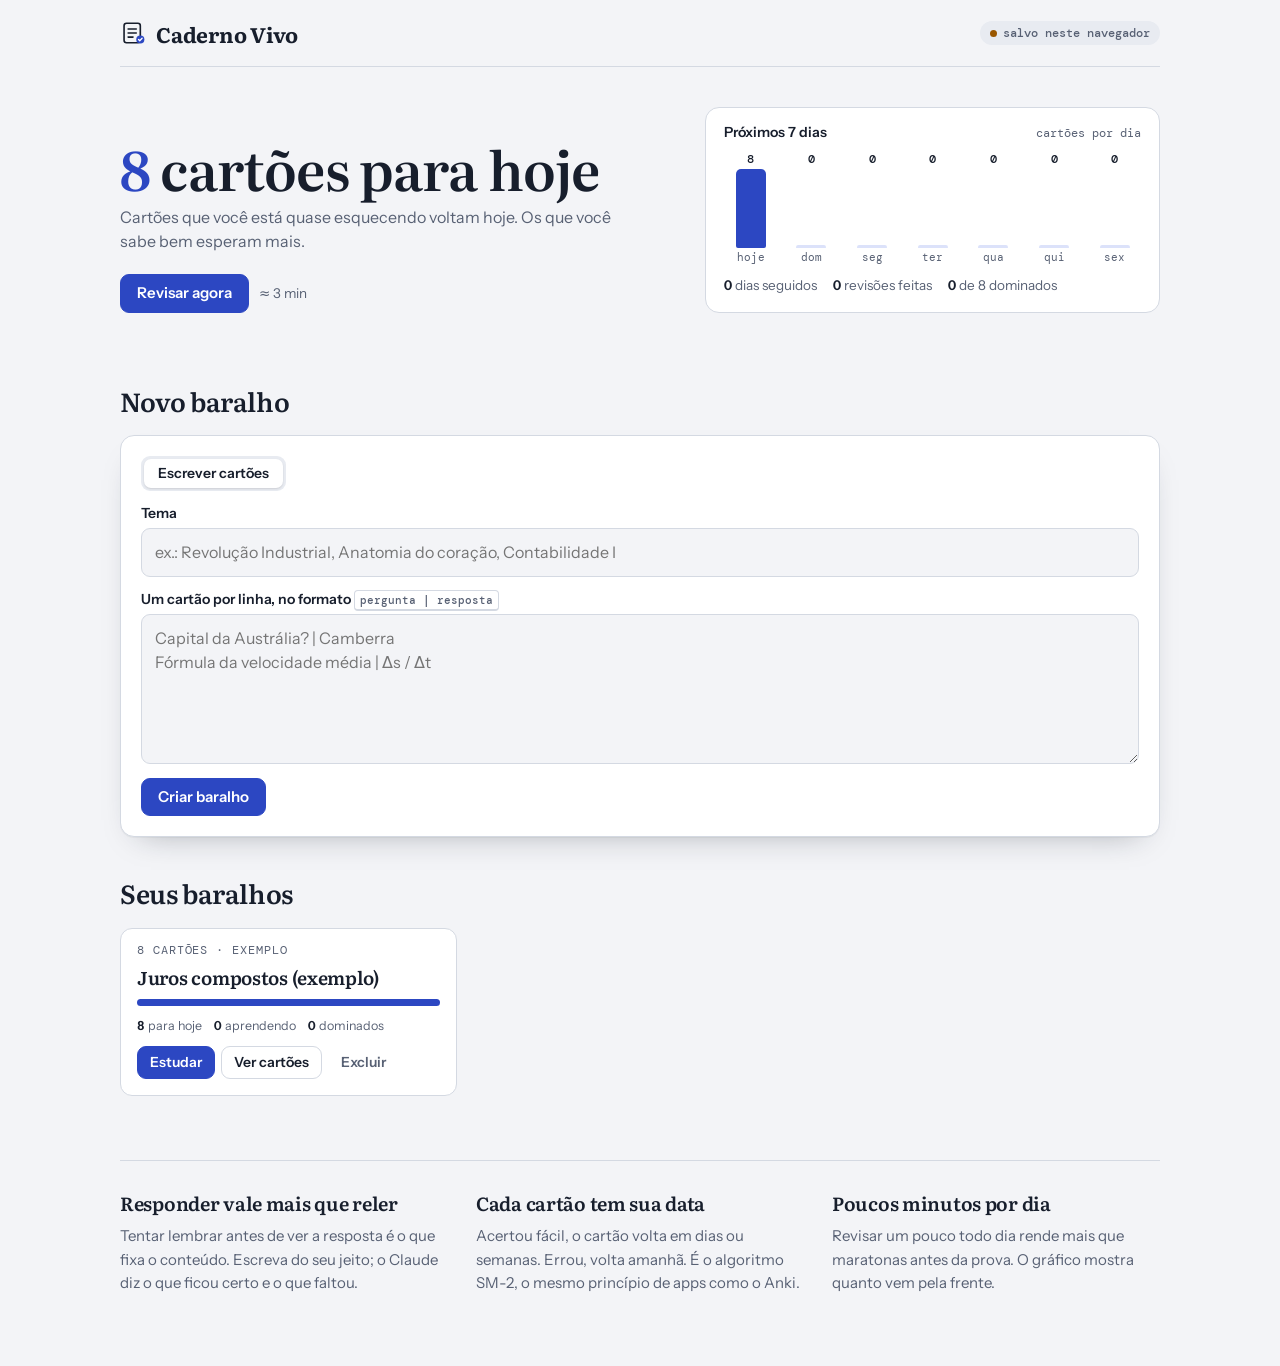
<file: estudos/index.html>
<!doctype html>
<html lang="pt-BR">
<head>
<meta charset="utf-8">
<meta name="viewport" content="width=device-width, initial-scale=1, viewport-fit=cover">
<title>Caderno Vivo</title>
<meta name="description" content="Transforme suas anotações em flashcards, responda com suas palavras e revise no dia certo.">
<link rel="preconnect" href="https://fonts.googleapis.com">
<link rel="preconnect" href="https://fonts.gstatic.com" crossorigin>
<link rel="stylesheet" href="https://fonts.googleapis.com/css2?family=Literata:opsz,wght@7..72,500;7..72,600;7..72,700&family=Instrument+Sans:wght@400;500;600;700&family=DM+Mono:wght@400;500&display=swap">
<style>
:root {
  --bg: #F3F4F7;
  --surface: #FFFFFF;
  --surface-2: #E8EBF1;
  --ink: #171E2C;
  --muted: #586174;
  --line: #D4D9E2;
  --accent: #2C47C2;
  --accent-ink: #FFFFFF;
  --accent-soft: #DCE2FA;
  --good: #1B7348;
  --good-soft: #D3EEDF;
  --warn: #9A5700;
  --warn-soft: #F7E7CC;
  --bad: #B0261C;
  --bad-soft: #F6DAD7;
  --shadow: 0 1px 0 rgba(23,30,44,.04), 0 14px 32px -20px rgba(23,30,44,.4);
  --display: "Literata", "Iowan Old Style", Georgia, serif;
  --body: "Instrument Sans", "Segoe UI", system-ui, -apple-system, sans-serif;
  --mono: "DM Mono", ui-monospace, "SFMono-Regular", Menlo, Consolas, monospace;
}
@media (prefers-color-scheme: dark) {
  :root:not([data-theme="light"]) {
    color-scheme: dark;
    --bg: #0E121A; --surface: #151B25; --surface-2: #1D2431; --ink: #E5E9F0; --muted: #98A2B3; --line: #283140;
    --accent: #8FA3FF; --accent-ink: #0E121A; --accent-soft: #1D2650;
    --good: #6DD29C; --good-soft: #143022; --warn: #F0B45B; --warn-soft: #33260F; --bad: #FF8D84; --bad-soft: #3A1B1A;
    --shadow: 0 1px 0 rgba(0,0,0,.25), 0 18px 40px -22px rgba(0,0,0,.9);
  }
}
:root[data-theme="dark"] {
  color-scheme: dark;
  --bg: #0E121A; --surface: #151B25; --surface-2: #1D2431; --ink: #E5E9F0; --muted: #98A2B3; --line: #283140;
  --accent: #8FA3FF; --accent-ink: #0E121A; --accent-soft: #1D2650;
  --good: #6DD29C; --good-soft: #143022; --warn: #F0B45B; --warn-soft: #33260F; --bad: #FF8D84; --bad-soft: #3A1B1A;
  --shadow: 0 1px 0 rgba(0,0,0,.25), 0 18px 40px -22px rgba(0,0,0,.9);
}
* { box-sizing: border-box; }
html { -webkit-text-size-adjust: 100%; }
body { margin: 0; background: var(--bg); color: var(--ink); font: 400 16px/1.55 var(--body); padding-inline: 20px; padding-block: 0 72px; }
[hidden] { display: none !important; }
button, input, textarea { font: inherit; color: inherit; }
:focus-visible { outline: 2px solid var(--accent); outline-offset: 2px; }
.wrap { max-width: 1040px; margin-inline: auto; }

.mast { display: flex; align-items: center; justify-content: space-between; gap: 12px; padding-block: 20px; border-bottom: 1px solid var(--line); }
.brand { display: flex; align-items: center; gap: 10px; font: 700 21px/1 var(--display); letter-spacing: -.01em; }
.brand svg { width: 26px; height: 26px; flex: none; }
.chip { display: inline-flex; align-items: center; gap: 6px; font: 500 12px/1 var(--mono); color: var(--muted); background: var(--surface-2); padding: 6px 10px; border-radius: 99px; white-space: nowrap; }
.chip i { width: 7px; height: 7px; border-radius: 50%; background: var(--muted); display: inline-block; }
.chip[data-s="db"] i { background: var(--good); }
.chip[data-s="local"] i { background: var(--warn); }

h1, h2, h3 { font-family: var(--display); letter-spacing: -.015em; text-wrap: balance; }
.btn {
  appearance: none; cursor: pointer; border: 1px solid var(--line); background: var(--surface);
  border-radius: 9px; padding: 10px 16px; font: 600 15px/1.1 var(--body);
  display: inline-flex; align-items: center; justify-content: center; gap: 8px;
  transition: border-color .15s ease, background-color .15s ease, transform .1s ease;
}
.btn:hover { border-color: var(--ink); }
.btn:active { transform: translateY(1px); }
.btn-primary { background: var(--accent); color: var(--accent-ink); border-color: var(--accent); }
.btn-primary:hover { border-color: var(--accent); filter: brightness(1.08); }
.btn-quiet { border-color: transparent; background: transparent; color: var(--muted); padding-inline: 10px; }
.btn-quiet:hover { color: var(--ink); border-color: transparent; }
.btn[disabled] { opacity: .45; cursor: not-allowed; transform: none; }
.hint { font-size: 13.5px; color: var(--muted); margin: 0; }
.error { font-size: 14px; color: var(--bad); margin: 0; }

/* ---------- hoje ---------- */
.today { display: grid; grid-template-columns: minmax(0, 1.2fr) minmax(0, 1fr); gap: 20px 40px; align-items: end; padding-block: 40px 32px; }
.today h1 { margin: 0 0 10px; font-size: clamp(34px, 5vw, 54px); line-height: 1.02; font-weight: 600; }
.today h1 .n { color: var(--accent); }
.today p { margin: 0 0 20px; color: var(--muted); max-width: 46ch; }
.today .row { display: flex; gap: 10px; flex-wrap: wrap; align-items: center; }
.forecast { background: var(--surface); border: 1px solid var(--line); border-radius: 14px; padding: 16px 18px; }
.forecast-head { display: flex; justify-content: space-between; align-items: baseline; gap: 8px; margin-bottom: 12px; }
.forecast-head b { font: 600 14px/1.2 var(--body); }
.forecast-head span { font: 400 12px/1 var(--mono); color: var(--muted); }
.bars { display: grid; grid-template-columns: repeat(7, minmax(0,1fr)); gap: 8px; align-items: end; height: 110px; }
.bar { display: grid; grid-template-rows: auto 1fr auto; justify-items: center; gap: 4px; height: 100%; }
.bar .v { font: 500 12px/1 var(--mono); font-variant-numeric: tabular-nums; }
.bar .col { width: 100%; max-width: 30px; align-self: end; border-radius: 5px 5px 2px 2px; background: var(--accent-soft); min-height: 3px; }
.bar.today-bar .col { background: var(--accent); }
.bar .d { font: 400 11px/1 var(--mono); color: var(--muted); text-transform: lowercase; }
.streak { margin-top: 12px; display: flex; gap: 16px; flex-wrap: wrap; font-size: 13.5px; color: var(--muted); }
.streak b { color: var(--ink); font-weight: 600; font-variant-numeric: tabular-nums; }

/* ---------- blocos ---------- */
.section { margin-top: 36px; }
.section > h2 { margin: 0 0 14px; font-size: 26px; font-weight: 600; }
.maker { background: var(--surface); border: 1px solid var(--line); border-radius: 14px; padding: 20px; display: grid; gap: 14px; box-shadow: var(--shadow); }
.seg { display: inline-grid; grid-auto-flow: column; background: var(--surface-2); border-radius: 9px; padding: 3px; gap: 3px; justify-self: start; }
.seg button { appearance: none; border: 0; background: transparent; cursor: pointer; border-radius: 7px; padding: 7px 14px; font: 600 14px/1.1 var(--body); color: var(--muted); }
.seg button[aria-pressed="true"] { background: var(--surface); color: var(--ink); box-shadow: 0 1px 2px rgba(0,0,0,.12); }
.field { display: grid; gap: 6px; }
.label { font: 600 14px/1.2 var(--body); }
.input, .textarea { width: 100%; background: var(--bg); border: 1px solid var(--line); border-radius: 9px; padding: 11px 13px; }
.input:focus, .textarea:focus { outline: none; border-color: var(--accent); box-shadow: 0 0 0 3px var(--accent-soft); }
.textarea { min-height: 150px; resize: vertical; line-height: 1.5; }
.drop {
  display: grid; place-items: center; gap: 6px; text-align: center; padding: 26px 16px;
  border: 1.5px dashed var(--line); border-radius: 12px; background: var(--bg); cursor: pointer;
}
.drop:hover, .drop.over { border-color: var(--accent); background: var(--accent-soft); }
.drop b { font-weight: 600; }
.thumbs { display: flex; flex-wrap: wrap; gap: 8px; }
.thumbs img { width: 76px; height: 76px; object-fit: cover; border-radius: 8px; border: 1px solid var(--line); }
.maker-foot { display: flex; flex-wrap: wrap; gap: 10px; align-items: center; }
.progress { font: 400 13px/1.4 var(--mono); color: var(--muted); }

.decks { display: grid; grid-template-columns: repeat(auto-fill, minmax(260px, 1fr)); gap: 14px; }
.deck {
  background: var(--surface); border: 1px solid var(--line); border-radius: 12px; padding: 16px;
  display: grid; gap: 10px; align-content: start;
}
.deck h3 { margin: 0; font-size: 18.5px; font-weight: 600; line-height: 1.25; }
.deck .src { font: 400 11.5px/1 var(--mono); color: var(--muted); text-transform: uppercase; letter-spacing: .08em; }
.meter { display: flex; height: 7px; border-radius: 99px; overflow: hidden; background: var(--surface-2); }
.meter span { display: block; height: 100%; }
.meter .m-due { background: var(--accent); }
.meter .m-learn { background: var(--warn); }
.meter .m-ok { background: var(--good); }
.legend { display: flex; flex-wrap: wrap; gap: 4px 12px; font-size: 12.5px; color: var(--muted); }
.legend b { color: var(--ink); font-weight: 600; font-variant-numeric: tabular-nums; }
.deck .actions { display: flex; gap: 6px; flex-wrap: wrap; }
.deck .actions .btn { padding: 8px 12px; font-size: 14px; }
.cardlist { display: grid; gap: 0; margin: 4px 0 0; padding: 0; list-style: none; border-top: 1px solid var(--line); max-height: 320px; overflow: auto; }
.cardlist li { display: grid; grid-template-columns: minmax(0,1fr) auto; gap: 8px; padding: 9px 0; border-bottom: 1px solid var(--line); font-size: 14px; }
.cardlist .q { font-weight: 600; }
.cardlist .a { color: var(--muted); }
.cardlist .del { appearance: none; border: 0; background: none; color: var(--muted); cursor: pointer; font-size: 18px; line-height: 1; padding: 2px 6px; border-radius: 6px; align-self: start; }
.cardlist .del:hover { color: var(--bad); background: var(--bad-soft); }
.empty { color: var(--muted); font-size: 15px; padding: 18px; border: 1px dashed var(--line); border-radius: 12px; }

/* ---------- revisão ---------- */
.review { padding-block: 28px; }
.review-top { display: flex; justify-content: space-between; align-items: center; gap: 12px; margin-bottom: 16px; }
.review-top .count { font: 500 13px/1 var(--mono); color: var(--muted); }
.track { height: 4px; background: var(--surface-2); border-radius: 99px; overflow: hidden; margin-bottom: 22px; }
.track span { display: block; height: 100%; background: var(--accent); transition: width .3s ease; }
.flash {
  background: var(--surface); border: 1px solid var(--line); border-radius: 16px; box-shadow: var(--shadow);
  padding: clamp(20px, 4vw, 36px); display: grid; gap: 18px; max-width: 760px; margin-inline: auto;
}
.flash .deckname { font: 500 12px/1 var(--mono); letter-spacing: .08em; text-transform: uppercase; color: var(--muted); }
.flash .front { font: 600 clamp(22px, 3.2vw, 30px)/1.25 var(--display); margin: 0; }
.flash .back { border-top: 1px dashed var(--line); padding-top: 16px; font-size: 18px; line-height: 1.55; white-space: pre-wrap; }
.flash .back .lbl { display: block; font: 500 11.5px/1 var(--mono); letter-spacing: .08em; text-transform: uppercase; color: var(--muted); margin-bottom: 8px; }
.verdict { border-radius: 10px; padding: 12px 14px; font-size: 15px; display: grid; gap: 4px; }
.verdict b { font-weight: 700; }
.verdict[data-v="certo"] { background: var(--good-soft); }
.verdict[data-v="certo"] b { color: var(--good); }
.verdict[data-v="parcial"] { background: var(--warn-soft); }
.verdict[data-v="parcial"] b { color: var(--warn); }
.verdict[data-v="errado"] { background: var(--bad-soft); }
.verdict[data-v="errado"] b { color: var(--bad); }
.explain { background: var(--accent-soft); border-radius: 10px; padding: 12px 14px; font-size: 15px; white-space: pre-wrap; }
.grades { display: grid; grid-template-columns: repeat(4, minmax(0,1fr)); gap: 8px; }
.grade { appearance: none; cursor: pointer; border: 1px solid var(--line); background: var(--surface); border-radius: 10px; padding: 10px 6px; display: grid; gap: 3px; justify-items: center; font: 600 15px/1.1 var(--body); }
.grade small { font: 400 11.5px/1 var(--mono); color: var(--muted); }
.grade:hover { border-color: var(--ink); }
.grade[data-g="1"] { color: var(--bad); }
.grade[data-g="3"] { color: var(--warn); }
.grade[data-g="4"] { color: var(--good); }
.grade[data-g="5"] { color: var(--accent); }
.grade.suggested { box-shadow: 0 0 0 2px currentColor inset; }
.done { text-align: center; display: grid; gap: 12px; justify-items: center; padding-block: 30px; }
.done h2 { margin: 0; font-size: 32px; font-weight: 600; }
.kbd { font: 500 11px/1 var(--mono); border: 1px solid var(--line); border-bottom-width: 2px; border-radius: 4px; padding: 2px 5px; color: var(--muted); }

.how { margin-top: 64px; padding-top: 28px; border-top: 1px solid var(--line); display: grid; grid-template-columns: repeat(3, minmax(0,1fr)); gap: 28px; }
.how h3 { margin: 0 0 6px; font-size: 19px; font-weight: 600; }
.how p { margin: 0; color: var(--muted); font-size: 15px; }

@media (max-width: 820px) {
  .today, .how { grid-template-columns: minmax(0,1fr); }
  .today { padding-block: 28px 20px; }
}
@media (max-width: 460px) {
  body { padding-inline: 16px; }
  .grades { grid-template-columns: repeat(2, minmax(0,1fr)); }
  .chip .long { display: none; }
}
@media (prefers-reduced-motion: reduce) { * { transition: none !important; } }
</style>
</head>
<body>
<div class="wrap">
  <header class="mast">
    <div class="brand">
      <svg viewBox="0 0 32 32" aria-hidden="true">
        <rect x="5" y="4" width="20" height="24" rx="3" fill="none" stroke="currentColor" stroke-width="2"/>
        <path d="M10 11h10M10 16h10M10 21h6" stroke="currentColor" stroke-width="2" stroke-linecap="round"/>
        <circle cx="25" cy="24" r="5" fill="var(--accent)"/>
        <path d="M22.8 24l1.5 1.5 2.9-3" stroke="var(--accent-ink)" stroke-width="1.6" fill="none" stroke-linecap="round" stroke-linejoin="round"/>
      </svg>
      Caderno Vivo
    </div>
    <span class="chip" id="saveChip" data-s=""><i></i><span id="saveText">conectando…</span></span>
  </header>

  <main id="home">
    <section class="today">
      <div>
        <h1 id="todayTitle">Carregando…</h1>
        <p id="todaySub">Cartões que você está quase esquecendo voltam hoje. Os que você sabe bem esperam mais.</p>
        <div class="row">
          <button class="btn btn-primary" type="button" id="btnReview">Revisar agora</button>
          <span class="hint" id="reviewHint"></span>
        </div>
      </div>
      <div class="forecast">
        <div class="forecast-head"><b>Próximos 7 dias</b><span>cartões por dia</span></div>
        <div class="bars" id="bars"></div>
        <div class="streak" id="streak"></div>
      </div>
    </section>

    <section class="section" aria-labelledby="makerTitle">
      <h2 id="makerTitle">Novo baralho</h2>
      <form class="maker" id="maker" novalidate>
        <div class="seg" role="group" aria-label="Fonte do conteúdo" id="srcSeg">
          <button type="button" data-src="texto" aria-pressed="true">Colar texto</button>
          <button type="button" data-src="fotos" aria-pressed="false" id="srcFotos">Fotos do caderno</button>
          <button type="button" data-src="manual" aria-pressed="false">Escrever cartões</button>
        </div>

        <div class="field" id="fTema">
          <label class="label" for="tema">Tema</label>
          <input class="input" id="tema" placeholder="ex.: Revolução Industrial, Anatomia do coração, Contabilidade I" maxlength="80">
        </div>

        <div class="field" data-for="texto">
          <label class="label" for="notas">Suas anotações, um resumo ou um trecho do livro</label>
          <textarea class="textarea" id="notas" maxlength="30000" placeholder="Cole aqui. Pode ser bagunçado: o Claude organiza."></textarea>
        </div>

        <div class="field" data-for="fotos" hidden>
          <label class="drop" id="drop" for="fotos">
            <b>Escolha ou arraste fotos das páginas</b>
            <span class="hint" id="dropHint">Letra à mão funciona. Até 4 fotos por vez.</span>
          </label>
          <input type="file" id="fotos" accept="image/jpeg,image/png,image/webp" multiple hidden>
          <div class="thumbs" id="thumbs"></div>
        </div>

        <div class="field" data-for="manual" hidden>
          <label class="label" for="manualTxt">Um cartão por linha, no formato <span class="kbd">pergunta | resposta</span></label>
          <textarea class="textarea" id="manualTxt" placeholder="Capital da Austrália? | Camberra&#10;Fórmula da velocidade média | Δs / Δt"></textarea>
        </div>

        <div class="field" data-for="ia">
          <label class="label" for="qtd">Quantos cartões</label>
          <div class="seg" role="group" aria-label="Quantidade de cartões" id="qtdSeg">
            <button type="button" data-q="8" aria-pressed="false">8</button>
            <button type="button" data-q="14" aria-pressed="true">14</button>
            <button type="button" data-q="20" aria-pressed="false">20</button>
          </div>
        </div>

        <div class="maker-foot">
          <button class="btn btn-primary" type="submit" id="btnMake">Gerar cartões com Claude</button>
          <button class="btn" type="button" id="btnStop" hidden>Parar</button>
          <span class="progress" id="makeProgress" aria-live="polite"></span>
        </div>
        <p class="error" id="makeErr" hidden></p>
      </form>
    </section>

    <section class="section" aria-labelledby="decksTitle">
      <h2 id="decksTitle">Seus baralhos</h2>
      <div class="decks" id="decks"></div>
    </section>

    <section class="how" aria-label="Como funciona">
      <div><h3>Responder vale mais que reler</h3><p>Tentar lembrar antes de ver a resposta é o que fixa o conteúdo. Escreva do seu jeito; o Claude diz o que ficou certo e o que faltou.</p></div>
      <div><h3>Cada cartão tem sua data</h3><p>Acertou fácil, o cartão volta em dias ou semanas. Errou, volta amanhã. É o algoritmo SM-2, o mesmo princípio de apps como o Anki.</p></div>
      <div><h3>Poucos minutos por dia</h3><p>Revisar um pouco todo dia rende mais que maratonas antes da prova. O gráfico mostra quanto vem pela frente.</p></div>
    </section>
  </main>

  <main id="reviewView" class="review" hidden>
    <div class="review-top">
      <button class="btn btn-quiet" type="button" id="btnExit">← Voltar</button>
      <span class="count" id="rvCount"></span>
    </div>
    <div class="track"><span id="rvTrack" style="width:0%"></span></div>

    <article class="flash" id="flash">
      <div class="deckname" id="rvDeck"></div>
      <p class="front" id="rvFront"></p>

      <div class="field" id="rvAnswerBox">
        <label class="label" for="rvAnswer">Sua resposta, com suas palavras</label>
        <textarea class="textarea" id="rvAnswer" style="min-height:96px" placeholder="Escreva o que lembrar, mesmo incompleto."></textarea>
      </div>
      <div class="maker-foot" id="rvAsk">
        <button class="btn btn-primary" type="button" id="btnGradeAI">Corrigir com Claude</button>
        <button class="btn" type="button" id="btnShow">Mostrar resposta <span class="kbd">espaço</span></button>
        <span class="progress" id="rvProgress" aria-live="polite"></span>
      </div>

      <div class="verdict" id="rvVerdict" hidden></div>
      <div class="back" id="rvBack" hidden><span class="lbl">Resposta</span><span id="rvBackText"></span></div>
      <div class="maker-foot" id="rvExplainRow" hidden>
        <button class="btn" type="button" id="btnExplain">Me explica de outro jeito</button>
      </div>
      <div class="explain" id="rvExplain" hidden></div>

      <div id="rvGrades" hidden>
        <p class="hint" style="margin-bottom:8px">Como foi? <span id="rvSuggest"></span></p>
        <div class="grades">
          <button class="grade" type="button" data-g="1">Errei<small id="gi1"></small></button>
          <button class="grade" type="button" data-g="3">Difícil<small id="gi3"></small></button>
          <button class="grade" type="button" data-g="4">Bom<small id="gi4"></small></button>
          <button class="grade" type="button" data-g="5">Fácil<small id="gi5"></small></button>
        </div>
      </div>
    </article>

    <div class="done" id="rvDone" hidden>
      <h2>Revisão do dia feita</h2>
      <p class="hint" id="rvDoneText"></p>
      <button class="btn btn-primary" type="button" id="btnDoneBack">Voltar ao caderno</button>
    </div>
  </main>
</div>

<script>
(function () {
  'use strict';
  var $ = function (id) { return document.getElementById(id); };
  var fmt = new Intl.NumberFormat('pt-BR');
  var DAY = 86400000;
  function today() { var d = new Date(); return Math.floor((d.getTime() - d.getTimezoneOffset() * 60000) / DAY); }
  function dayKey(n) { return new Date(n * DAY).toISOString().slice(0, 10); }
  function uid() { return Math.random().toString(36).slice(2, 10) + Date.now().toString(36).slice(-4); }

  /* ============ exemplo ============ */
  function exampleDeck() {
    var t = today();
    var cards = [
      ['O que são juros compostos?', 'Juros calculados sobre o capital mais os juros já acumulados: "juros sobre juros". O crescimento é exponencial.'],
      ['Qual a fórmula do montante com juros compostos?', 'M = C × (1 + i)^t, com a taxa i e o tempo t na mesma unidade (ex.: taxa mensal e tempo em meses).'],
      ['R$ 1.000 aplicados a 1% ao mês por 12 meses viram quanto?', 'Cerca de R$ 1.126,83, porque 1,01^12 ≈ 1,1268.'],
      ['O que diz a regra dos 72?', 'Divida 72 pela taxa anual em % para estimar em quantos anos o dinheiro dobra. A 8% ao ano, cerca de 9 anos.'],
      ['Diferença entre juros simples e compostos?', 'Nos simples, os juros incidem só sobre o capital inicial (crescimento linear). Nos compostos, incidem também sobre os juros anteriores (crescimento exponencial).'],
      ['Como converter uma taxa mensal em anual (juros compostos)?', '(1 + taxa mensal)^12 − 1. Ex.: 1% ao mês ≈ 12,68% ao ano.'],
      ['Por que o rotativo do cartão é tão perigoso?', 'A taxa mensal é alta e se compõe: 10% ao mês viram cerca de 214% ao ano.'],
      ['Como calcular a taxa real, descontando a inflação?', '(1 + taxa nominal) / (1 + inflação) − 1. Ex.: 10% de rendimento com 4% de inflação dá ≈ 5,77% reais.']
    ];
    return { id: 'd-exemplo', titulo: 'Juros compostos (exemplo)', fonte: 'exemplo', criado: Date.now(),
      cards: cards.map(function (c) { return newCard(c[0], c[1], t); }) };
  }
  function newCard(f, v, t) { return { id: uid(), frente: f, verso: v, ef: 2.5, int: 0, rep: 0, due: t, lapses: 0, hist: [] }; }

  /* ============ armazenamento ============ */
  var state = { decks: [], perfil: { dias: {} } };
  var store = null; // { kind, saveDeck, deleteDeck, savePerfil }
  var LSKEY = 'cadernovivo:v1';
  function localStore() {
    function dump() { try { localStorage.setItem(LSKEY, JSON.stringify(state)); } catch (e) {} }
    return { kind: 'local', saveDeck: dump, deleteDeck: dump, savePerfil: dump };
  }
  function loadLocal() { try { return JSON.parse(localStorage.getItem(LSKEY)); } catch (e) { return null; } }
  function dbStore(col) {
    var chains = {};
    function queue(id, fn) { chains[id] = (chains[id] || Promise.resolve()).then(fn).catch(function (e) { console.warn('db', e); setSave('local', 'não consegui salvar agora'); }); return chains[id]; }
    function clean(o) { return JSON.parse(JSON.stringify(o)); }
    return {
      kind: 'db',
      saveDeck: function (d) { var body = clean(d); return queue(d.id, function () { return col.doc(d.id).set(body); }); },
      deleteDeck: function (d) { return queue(d.id, function () { return col.doc(d.id).delete(); }); },
      savePerfil: function () { var body = clean(state.perfil); return queue('perfil', function () { return col.doc('perfil').set(body); }); }
    };
  }
  function setSave(kind, text) { $('saveChip').dataset.s = kind; $('saveText').textContent = text; }

  async function initStorage() {
    var api = window.claude && window.claude.use ? window.claude : null;
    var db = null, user = null;
    if (api) { try { var r = await Promise.all([api.use('db'), api.use('user')]); db = r[0]; user = r[1]; } catch (e) {} }
    var id = null;
    if (db && user) { try { id = await user.id(); } catch (e) {} }
    if (db && id) {
      try {
        var col = db.collection('data/users/' + id);
        var snap = await col.get();
        var decks = [], perfil = null;
        snap.docs.forEach(function (d) { var v = d.data(); if (d.id === 'perfil') perfil = v; else if (v && v.cards) decks.push(v); });
        store = dbStore(col);
        if (decks.length) {
          state.decks = decks.map(function (d) { return JSON.parse(JSON.stringify(d)); }).sort(function (a, b) { return b.criado - a.criado; });
        }
        if (perfil) state.perfil = JSON.parse(JSON.stringify(perfil));
        if (!state.perfil.dias) state.perfil.dias = {};
        setSave('db', 'salvo na sua conta');
        $('saveText').title = 'Só você vê estes baralhos.';
        render();
        return;
      } catch (e) { console.warn('db indisponível', e); }
    }
    var saved = loadLocal();
    if (saved && saved.decks && saved.decks.length) { state = saved; if (!state.perfil) state.perfil = { dias: {} }; }
    store = localStore();
    setSave('local', 'salvo neste navegador');
    render();
  }

  /* ============ SM-2 ============ */
  function schedule(c, q) {
    var t = today(), n = JSON.parse(JSON.stringify(c));
    if (q < 3) { n.rep = 0; n.int = 1; n.lapses = (n.lapses || 0) + 1; }
    else {
      n.int = n.rep === 0 ? (q === 5 ? 4 : q === 4 ? 2 : 1) : n.rep === 1 ? (q === 3 ? 3 : q === 4 ? 6 : 9) : Math.max(1, Math.round(n.int * n.ef * (q === 3 ? 0.8 : q === 5 ? 1.3 : 1)));
      n.rep++;
    }
    n.ef = Math.max(1.3, n.ef + 0.1 - (5 - q) * (0.08 + (5 - q) * 0.02));
    n.due = t + n.int;
    n.hist = (n.hist || []).concat(q).slice(-12);
    return n;
  }
  function intervalLabel(d) { return d <= 1 ? 'amanhã' : d < 30 ? d + ' dias' : d < 365 ? Math.round(d / 30) + ' meses' : Math.round(d / 365) + ' anos'; }
  function statusOf(c) { var t = today(); if (c.due <= t) return 'due'; return c.int >= 21 ? 'ok' : 'learn'; }

  /* ============ Claude ============ */
  var samplePromise = (window.claude && window.claude.use) ? window.claude.use('sample').catch(function () { return null; }) : Promise.resolve(null);
  var sampleOK = null, imagesOK = false;
  samplePromise.then(async function (s) {
    sampleOK = !!s;
    if (s) { try { var lim = await s.limits(); imagesOK = !!(lim && lim.images); if (imagesOK) $('dropHint').textContent = 'Letra à mão funciona. Até ' + lim.images.maxCount + ' fotos por vez.'; } catch (e) { imagesOK = false; } }
    applyAIAvailability();
  });
  function applyAIAvailability() {
    var ai = sampleOK === true;
    $('srcFotos').hidden = !(ai && imagesOK);
    if (!ai && srcMode !== 'manual') selectSrc('manual');
    [].forEach.call(document.querySelectorAll('#srcSeg [data-src="texto"]'), function (b) { b.hidden = !ai; });
    $('btnGradeAI').hidden = !ai;
    $('rvAnswerBox').hidden = !ai;
  }
  function aiError(e) {
    var c = e && e.code;
    if (c === 'not_granted' || c === 'sampling_disabled' || c === 'not_declared' || c === 'capability_disabled') { sampleOK = false; applyAIAvailability(); return 'O uso do Claude não foi permitido nesta página. Você ainda pode escrever cartões à mão.'; }
    if (c === 'rate_limited') return 'Muitos pedidos seguidos. Espere um pouco e tente de novo.';
    if (c === 'prompt_too_large') return 'O texto é grande demais. Mande uma parte de cada vez.';
    if (c === 'image_rejected') return 'Não consegui ler uma das fotos. Tente outra imagem (JPG ou PNG).';
    if (c === 'refused') return 'O Claude não quis processar esse conteúdo. Tente outro trecho.';
    if (c === 'invalid_json') return 'A resposta veio num formato inesperado. Tente de novo.';
    if (c === 'session_expired') return 'Sua sessão expirou. Entre de novo no claude.ai.';
    if (c === 'cancelled') return '';
    return 'Algo falhou na conexão com o Claude. Tente de novo.';
  }

  /* ============ criar baralho ============ */
  var srcMode = 'texto', qtd = 14, photos = [], makeCtl = null;
  function selectSrc(m) {
    srcMode = m;
    [].forEach.call($('srcSeg').children, function (b) { b.setAttribute('aria-pressed', b.dataset.src === m); });
    [].forEach.call(document.querySelectorAll('#maker [data-for]'), function (el) {
      var f = el.dataset.for; el.hidden = f === 'ia' ? m === 'manual' : f !== m;
    });
    $('btnMake').textContent = m === 'manual' ? 'Criar baralho' : 'Gerar cartões com Claude';
    $('makeErr').hidden = true;
  }
  $('srcSeg').addEventListener('click', function (e) { var b = e.target.closest('button'); if (b) selectSrc(b.dataset.src); });
  $('qtdSeg').addEventListener('click', function (e) {
    var b = e.target.closest('button'); if (!b) return; qtd = +b.dataset.q;
    [].forEach.call(this.children, function (x) { x.setAttribute('aria-pressed', x === b); });
  });
  function addPhotos(files) {
    [].forEach.call(files, function (f) { if (/^image\//.test(f.type) && photos.length < 4) photos.push(f); });
    var th = $('thumbs'); th.innerHTML = '';
    photos.forEach(function (f, i) {
      var img = document.createElement('img'); img.alt = 'Foto ' + (i + 1); img.src = URL.createObjectURL(f); th.appendChild(img);
    });
  }
  $('fotos').addEventListener('change', function () { addPhotos(this.files); this.value = ''; });
  ['dragover', 'dragenter'].forEach(function (ev) { $('drop').addEventListener(ev, function (e) { e.preventDefault(); this.classList.add('over'); }); });
  ['dragleave', 'drop'].forEach(function (ev) { $('drop').addEventListener(ev, function (e) { e.preventDefault(); this.classList.remove('over'); if (ev === 'drop') addPhotos(e.dataTransfer.files); }); });

  function makeError(msg) { $('makeErr').textContent = msg; $('makeErr').hidden = !msg; }
  $('maker').addEventListener('submit', async function (e) {
    e.preventDefault(); makeError('');
    var tema = $('tema').value.trim();
    if (srcMode === 'manual') {
      var lines = $('manualTxt').value.split('\n').map(function (l) { return l.split('|'); }).filter(function (p) { return p.length >= 2 && p[0].trim() && p.slice(1).join('|').trim(); });
      if (!lines.length) return makeError('Escreva pelo menos um cartão no formato pergunta | resposta.');
      var t = today();
      addDeck({ id: 'd-' + uid(), titulo: tema || 'Meus cartões', fonte: 'manual', criado: Date.now(), cards: lines.map(function (p) { return newCard(p[0].trim(), p.slice(1).join('|').trim(), t); }) });
      $('manualTxt').value = ''; $('tema').value = '';
      return;
    }
    var sample = await samplePromise;
    if (!sample) return makeError('O Claude não está disponível aqui. Use "Escrever cartões".');
    var notas = $('notas').value.trim();
    if (srcMode === 'texto' && notas.length < 40) return makeError('Cole um texto um pouco maior (pelo menos algumas frases).');
    if (srcMode === 'fotos' && !photos.length) return makeError('Escolha pelo menos uma foto.');

    var prompt = 'Você é um professor montando flashcards de revisão para um estudante brasileiro.\n' +
      (tema ? 'Tema informado pelo estudante: ' + tema + '\n' : '') +
      (srcMode === 'fotos' ? 'O material está nas fotos anexas (páginas de caderno ou livro). Leia com atenção, inclusive letra à mão.\n' : 'Material do estudante:\n"""\n' + notas.slice(0, 24000) + '\n"""\n') +
      '\nCrie exatamente ' + qtd + ' flashcards em português do Brasil, baseados SÓ no que está no material (não invente fatos que não estão lá).\n' +
      'Regras: uma ideia por cartão; a frente é uma pergunta clara e específica; o verso responde em 1 a 3 frases curtas; misture tipos (definição, por quê, como, exemplo, comparação, aplicação); evite perguntas de sim/não.\n' +
      'Responda só com JSON neste formato:\n{"titulo": "título curto do baralho", "cards": [{"frente": "pergunta", "verso": "resposta"}]}';
    makeCtl = new AbortController();
    $('btnMake').disabled = true; $('btnStop').hidden = false;
    $('makeProgress').textContent = srcMode === 'fotos' ? 'Lendo as fotos…' : 'Lendo suas anotações…';
    try {
      var opts = { signal: makeCtl.signal, onText: function (u) { var n = (u.text.match(/"frente"/g) || []).length; $('makeProgress').textContent = n ? 'Escrevendo cartões… ' + n + ' de ' + qtd : 'Organizando o conteúdo…'; } };
      if (srcMode === 'fotos') opts.images = photos.slice();
      var out = await sample.json(prompt, opts);
      var cards = (out && Array.isArray(out.cards) ? out.cards : []).filter(function (c) { return c && c.frente && c.verso; });
      if (!cards.length) throw { code: 'invalid_json' };
      var t = today();
      addDeck({ id: 'd-' + uid(), titulo: String(tema || out.titulo || 'Novo baralho').slice(0, 80), fonte: srcMode, criado: Date.now(),
        cards: cards.map(function (c) { return newCard(String(c.frente), String(c.verso), t); }) });
      $('makeProgress').textContent = cards.length + ' cartões criados.';
      $('notas').value = ''; $('tema').value = ''; photos = []; $('thumbs').innerHTML = '';
    } catch (err) {
      $('makeProgress').textContent = '';
      makeError(aiError(err));
    } finally { $('btnMake').disabled = false; $('btnStop').hidden = true; makeCtl = null; }
  });
  $('btnStop').onclick = function () { if (makeCtl) makeCtl.abort(); };

  function addDeck(d) {
    // o exemplo sai quando entra o primeiro baralho de verdade, se nunca foi estudado
    state.decks = state.decks.filter(function (x) { return !(x.fonte === 'exemplo' && x.cards.every(function (c) { return !c.hist.length; })); });
    state.decks.unshift(d);
    if (store) store.saveDeck(d);
    render();
    document.getElementById('decksTitle').scrollIntoView({ behavior: 'smooth', block: 'start' });
  }
  function saveDeck(d) { if (store) store.saveDeck(d); }

  /* ============ tela inicial ============ */
  var openDeck = null;
  function dueCards(deckId) {
    var t = today(), out = [];
    state.decks.forEach(function (d) { if (deckId && d.id !== deckId) return; d.cards.forEach(function (c) { if (c.due <= t) out.push({ deck: d, card: c }); }); });
    return out.sort(function (a, b) { return a.card.due - b.card.due; });
  }
  function render() {
    var t = today(), due = dueCards();
    $('todayTitle').innerHTML = due.length ? '<span class="n">' + due.length + '</span> ' + (due.length === 1 ? 'cartão' : 'cartões') + ' para hoje' : 'Tudo em dia';
    $('todaySub').textContent = due.length ? 'Cartões que você está quase esquecendo voltam hoje. Os que você sabe bem esperam mais.' : (state.decks.length ? 'Nenhuma revisão pendente. Crie um baralho novo ou volte amanhã.' : 'Crie seu primeiro baralho abaixo.');
    $('btnReview').disabled = !due.length;
    $('reviewHint').textContent = due.length ? '≈ ' + Math.max(1, Math.round(due.length * 0.4)) + ' min' : '';
    // previsão
    var bars = $('bars'); bars.innerHTML = '';
    var counts = [], wd = ['dom', 'seg', 'ter', 'qua', 'qui', 'sex', 'sáb'];
    for (var i = 0; i < 7; i++) {
      var n = 0;
      state.decks.forEach(function (d) { d.cards.forEach(function (c) { if (i === 0 ? c.due <= t : c.due === t + i) n++; }); });
      counts.push(n);
    }
    var max = Math.max(4, Math.max.apply(null, counts));
    counts.forEach(function (n, i) {
      var b = document.createElement('div'); b.className = 'bar' + (i === 0 ? ' today-bar' : '');
      var dt = new Date((t + i) * DAY);
      b.innerHTML = '<span class="v">' + n + '</span><span class="col" style="height:' + Math.round(n / max * 100) + '%"></span><span class="d">' + (i === 0 ? 'hoje' : wd[dt.getUTCDay()]) + '</span>';
      bars.appendChild(b);
    });
    // sequência
    var dias = state.perfil.dias || {}, seq = 0, k = t;
    if (!dias[dayKey(k)]) k--;
    while (dias[dayKey(k)]) { seq++; k--; }
    var total = 0; for (var key in dias) total += dias[key];
    var cardsTotal = 0, dominados = 0;
    state.decks.forEach(function (d) { cardsTotal += d.cards.length; d.cards.forEach(function (c) { if (c.int >= 21) dominados++; }); });
    $('streak').innerHTML = '<span><b>' + seq + '</b> ' + (seq === 1 ? 'dia seguido' : 'dias seguidos') + '</span><span><b>' + fmt.format(total) + '</b> revisões feitas</span><span><b>' + dominados + '</b> de ' + cardsTotal + ' dominados</span>';
    renderDecks();
  }
  function renderDecks() {
    var box = $('decks'); box.innerHTML = '';
    if (!state.decks.length) { box.innerHTML = '<div class="empty">Nenhum baralho ainda.</div>'; return; }
    var FONTE = { exemplo: 'exemplo', texto: 'de um texto', fotos: 'de fotos', manual: 'escrito à mão' };
    state.decks.forEach(function (d) {
      var s = { due: 0, learn: 0, ok: 0 };
      d.cards.forEach(function (c) { s[statusOf(c)]++; });
      var n = d.cards.length || 1;
      var el = document.createElement('article'); el.className = 'deck';
      el.innerHTML =
        '<span class="src"></span><h3></h3>' +
        '<div class="meter" aria-hidden="true"><span class="m-due" style="width:' + (s.due / n * 100) + '%"></span><span class="m-learn" style="width:' + (s.learn / n * 100) + '%"></span><span class="m-ok" style="width:' + (s.ok / n * 100) + '%"></span></div>' +
        '<div class="legend"><span><b>' + s.due + '</b> para hoje</span><span><b>' + s.learn + '</b> aprendendo</span><span><b>' + s.ok + '</b> dominados</span></div>' +
        '<div class="actions"><button class="btn btn-primary" type="button" data-act="study"' + (s.due ? '' : ' disabled') + '>Estudar</button><button class="btn" type="button" data-act="open">' + (openDeck === d.id ? 'Fechar' : 'Ver cartões') + '</button><button class="btn btn-quiet" type="button" data-act="del">Excluir</button></div>';
      el.querySelector('.src').textContent = d.cards.length + ' cartões · ' + (FONTE[d.fonte] || '');
      el.querySelector('h3').textContent = d.titulo;
      if (openDeck === d.id) {
        var ul = document.createElement('ul'); ul.className = 'cardlist';
        d.cards.forEach(function (c) {
          var li = document.createElement('li');
          li.innerHTML = '<div><div class="q"></div><div class="a"></div></div><button class="del" type="button" aria-label="Apagar cartão">×</button>';
          li.querySelector('.q').textContent = c.frente; li.querySelector('.a').textContent = c.verso;
          li.querySelector('.del').onclick = function () { d.cards = d.cards.filter(function (x) { return x !== c; }); saveDeck(d); render(); };
          ul.appendChild(li);
        });
        el.appendChild(ul);
      }
      el.querySelector('[data-act="study"]').onclick = function () { startReview(d.id); };
      el.querySelector('[data-act="open"]').onclick = function () { openDeck = openDeck === d.id ? null : d.id; renderDecks(); };
      var del = el.querySelector('[data-act="del"]');
      del.onclick = function () {
        if (del.dataset.confirm) { state.decks = state.decks.filter(function (x) { return x !== d; }); if (store) store.deleteDeck(d); render(); return; }
        del.dataset.confirm = '1'; del.textContent = 'Confirmar exclusão'; del.style.color = 'var(--bad)';
        setTimeout(function () { if (del.isConnected) { delete del.dataset.confirm; del.textContent = 'Excluir'; del.style.color = ''; } }, 3500);
      };
      box.appendChild(el);
    });
  }
  $('btnReview').onclick = function () { startReview(null); };

  /* ============ revisão ============ */
  var queue = [], pos = 0, doneCount = 0, cur = null, revealed = false, aiGrade = null, ctl = null, sessionTotal = 0;
  function startReview(deckId) {
    queue = dueCards(deckId); if (!queue.length) return;
    // embaralha dentro do dia para não decorar a ordem
    for (var i = queue.length - 1; i > 0; i--) { var j = Math.floor(Math.random() * (i + 1)); var tmp = queue[i]; queue[i] = queue[j]; queue[j] = tmp; }
    pos = 0; doneCount = 0; sessionTotal = queue.length;
    $('home').hidden = true; $('reviewView').hidden = false; $('rvDone').hidden = true; $('flash').hidden = false;
    window.scrollTo(0, 0);
    showCard();
  }
  function showCard() {
    if (pos >= queue.length) return finish();
    cur = queue[pos]; revealed = false; aiGrade = null;
    if (ctl) { ctl.abort(); ctl = null; }
    $('rvDeck').textContent = cur.deck.titulo;
    $('rvFront').textContent = cur.card.frente;
    $('rvAnswer').value = '';
    $('rvAsk').hidden = false; $('rvProgress').textContent = '';
    $('rvVerdict').hidden = true; $('rvBack').hidden = true; $('rvGrades').hidden = true; $('rvExplain').hidden = true; $('rvExplainRow').hidden = true;
    $('btnGradeAI').disabled = false; $('btnShow').disabled = false;
    $('rvCount').textContent = (doneCount + 1) + ' de ' + sessionTotal + (queue.length > sessionTotal ? ' (+' + (queue.length - sessionTotal) + ' para repetir)' : '');
    $('rvTrack').style.width = (doneCount / Math.max(1, sessionTotal) * 100) + '%';
    [1, 3, 4, 5].forEach(function (g) { $('gi' + g).textContent = intervalLabel(schedule(cur.card, g).int); });
    [].forEach.call(document.querySelectorAll('.grade'), function (b) { b.classList.remove('suggested'); });
    $('rvSuggest').textContent = '';
    if (!$('rvAnswerBox').hidden) $('rvAnswer').focus();
  }
  function reveal() {
    if (revealed) return; revealed = true;
    $('rvBackText').textContent = cur.card.verso;
    $('rvBack').hidden = false; $('rvGrades').hidden = false; $('rvAsk').hidden = true;
    if (sampleOK) $('rvExplainRow').hidden = false;
  }
  $('btnShow').onclick = reveal;
  $('btnGradeAI').onclick = async function () {
    var ans = $('rvAnswer').value.trim();
    if (!ans) { $('rvProgress').textContent = 'Escreva uma resposta primeiro, ou mostre a resposta.'; $('rvAnswer').focus(); return; }
    var sample = await samplePromise; if (!sample) return reveal();
    var card = cur.card;
    ctl = new AbortController();
    $('btnGradeAI').disabled = true; $('btnShow').disabled = true; $('rvProgress').textContent = 'Corrigindo…';
    try {
      var r = await sample.json(
        'Corrija a resposta de um estudante a um flashcard. Seja justo: aceite palavras diferentes se a ideia estiver certa; não exija detalhes que não estão na resposta esperada.\n' +
        'Pergunta: ' + card.frente + '\nResposta esperada: ' + card.verso + '\nResposta do estudante: ' + ans.slice(0, 2000) + '\n\n' +
        'Responda só com JSON: {"veredito": "certo" | "parcial" | "errado", "nota": 1 | 3 | 4 | 5, "comentario": "1 ou 2 frases em português, falando direto com o estudante, dizendo o que acertou e o que faltou"}.\n' +
        'nota: 5 = completa e segura, 4 = certa com pequenas lacunas, 3 = parcialmente certa, 1 = errada ou vazia.',
        { modelTier: 'quick', signal: ctl.signal });
      if (cur.card !== card) return;
      var v = ['certo', 'parcial', 'errado'].indexOf(r.veredito) > -1 ? r.veredito : 'parcial';
      var g = [1, 3, 4, 5].indexOf(+r.nota) > -1 ? +r.nota : (v === 'certo' ? 4 : v === 'parcial' ? 3 : 1);
      aiGrade = g;
      var box = $('rvVerdict'); box.dataset.v = v; box.innerHTML = '<b></b><span></span>';
      box.firstChild.textContent = v === 'certo' ? 'Certo' : v === 'parcial' ? 'Quase' : 'Não foi dessa vez';
      box.lastChild.textContent = String(r.comentario || '');
      box.hidden = false;
      reveal();
      var btn = document.querySelector('.grade[data-g="' + g + '"]'); if (btn) btn.classList.add('suggested');
      $('rvSuggest').textContent = 'O Claude sugere "' + btn.firstChild.textContent + '". Aperte Enter para aceitar.';
    } catch (e) {
      if (cur.card !== card) return;
      $('rvProgress').textContent = aiError(e);
      $('btnGradeAI').disabled = false; $('btnShow').disabled = false;
    } finally { ctl = null; }
  };
  $('btnExplain').onclick = async function () {
    var sample = await samplePromise; if (!sample) return;
    var card = cur.card, box = $('rvExplain');
    var c2 = new AbortController(); ctl = c2;
    box.hidden = false; box.textContent = 'Pensando…'; this.disabled = true;
    var ans = $('rvAnswer').value.trim();
    try {
      await sample('Explique de outro jeito, para um estudante brasileiro, o conceito deste flashcard. Use no máximo 4 frases curtas e um exemplo concreto do dia a dia. Sem títulos nem listas.' +
        (ans ? ' O estudante respondeu: "' + ans.slice(0, 1000) + '". Se houver um equívoco, corrija com gentileza.' : '') +
        '\n\nPergunta: ' + card.frente + '\nResposta: ' + card.verso,
        { modelTier: 'quick', signal: c2.signal, onText: function (u) { if (cur.card === card) box.textContent = u.text; } });
    } catch (e) { if (cur.card === card) box.textContent = (e && e.text) || aiError(e); }
    finally { this.disabled = false; }
  };
  document.querySelector('.grades').addEventListener('click', function (e) { var b = e.target.closest('.grade'); if (b) grade(+b.dataset.g); });
  function grade(q) {
    if (!revealed || !cur) return;
    var d = cur.deck, idx = d.cards.indexOf(cur.card);
    var n = schedule(cur.card, q);
    if (idx > -1) d.cards[idx] = n;
    saveDeck(d);
    var k = dayKey(today()); state.perfil.dias[k] = (state.perfil.dias[k] || 0) + 1;
    if (store) store.savePerfil();
    // errou: volta no fim desta sessão também
    if (q < 3) queue.push({ deck: d, card: n });
    else doneCount++;
    pos++;
    if (q >= 3 || pos < queue.length) showCard(); else finish();
  }
  function finish() {
    $('flash').hidden = true; $('rvDone').hidden = false; $('rvTrack').style.width = '100%';
    $('rvCount').textContent = '';
    var t = today(), amanha = 0;
    state.decks.forEach(function (d) { d.cards.forEach(function (c) { if (c.due === t + 1) amanha++; }); });
    $('rvDoneText').textContent = sessionTotal + ' ' + (sessionTotal === 1 ? 'cartão revisado' : 'cartões revisados') + '. Amanhã: ' + amanha + '.';
  }
  function exitReview() { if (ctl) ctl.abort(); $('reviewView').hidden = true; $('home').hidden = false; cur = null; render(); window.scrollTo(0, 0); }
  $('btnExit').onclick = exitReview; $('btnDoneBack').onclick = exitReview;
  document.addEventListener('keydown', function (e) {
    if ($('reviewView').hidden || !cur || $('flash').hidden) return;
    var typing = e.target === $('rvAnswer');
    if (!revealed) {
      if (e.key === ' ' && !typing) { e.preventDefault(); reveal(); }
      if (e.key === 'Enter' && typing && !e.shiftKey && !$('btnGradeAI').hidden) { e.preventDefault(); $('btnGradeAI').click(); }
      return;
    }
    if (typing) return;
    var map = { '1': 1, '2': 3, '3': 4, '4': 5 };
    if (map[e.key]) { e.preventDefault(); grade(map[e.key]); }
    if (e.key === 'Enter' && aiGrade) { e.preventDefault(); grade(aiGrade); }
  });

  /* ============ início ============ */
  state.decks = [exampleDeck()];
  selectSrc('texto');
  render();
  initStorage();
})();
</script>
</body>
</html>
</file>
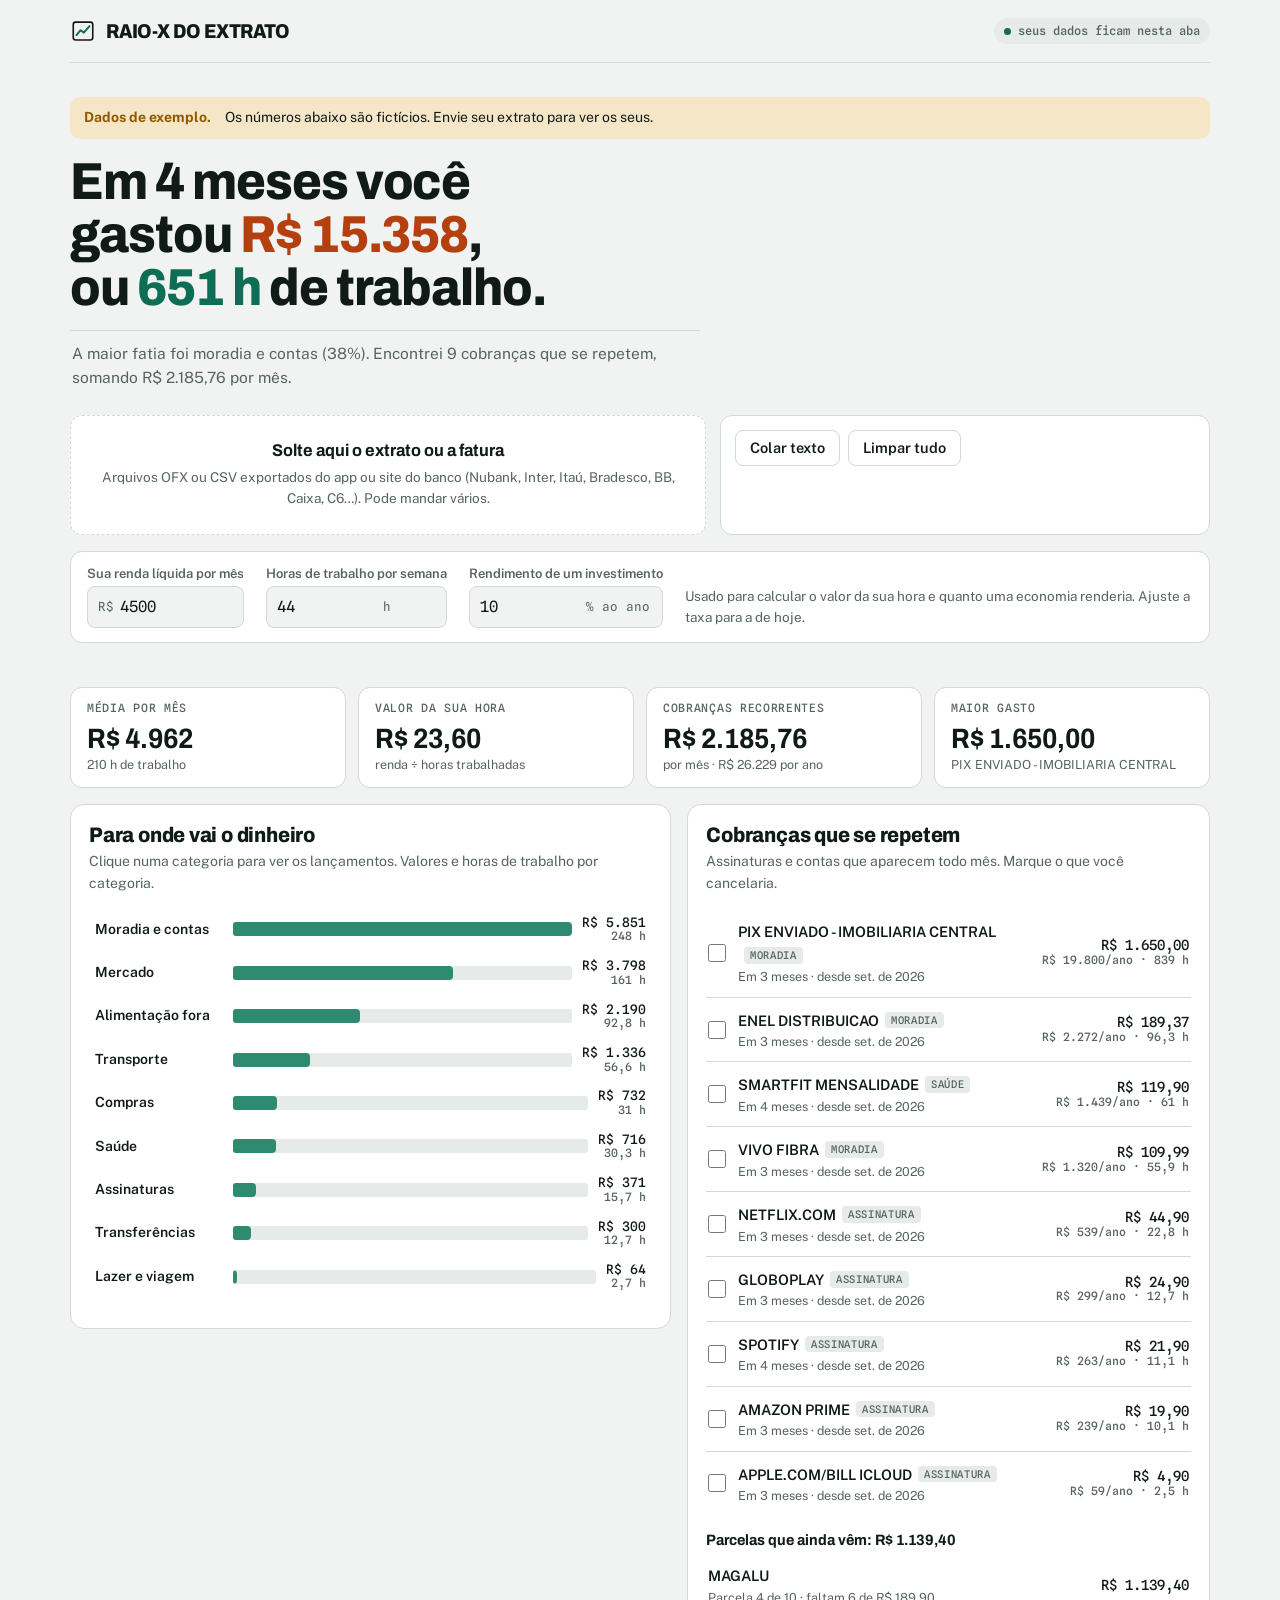
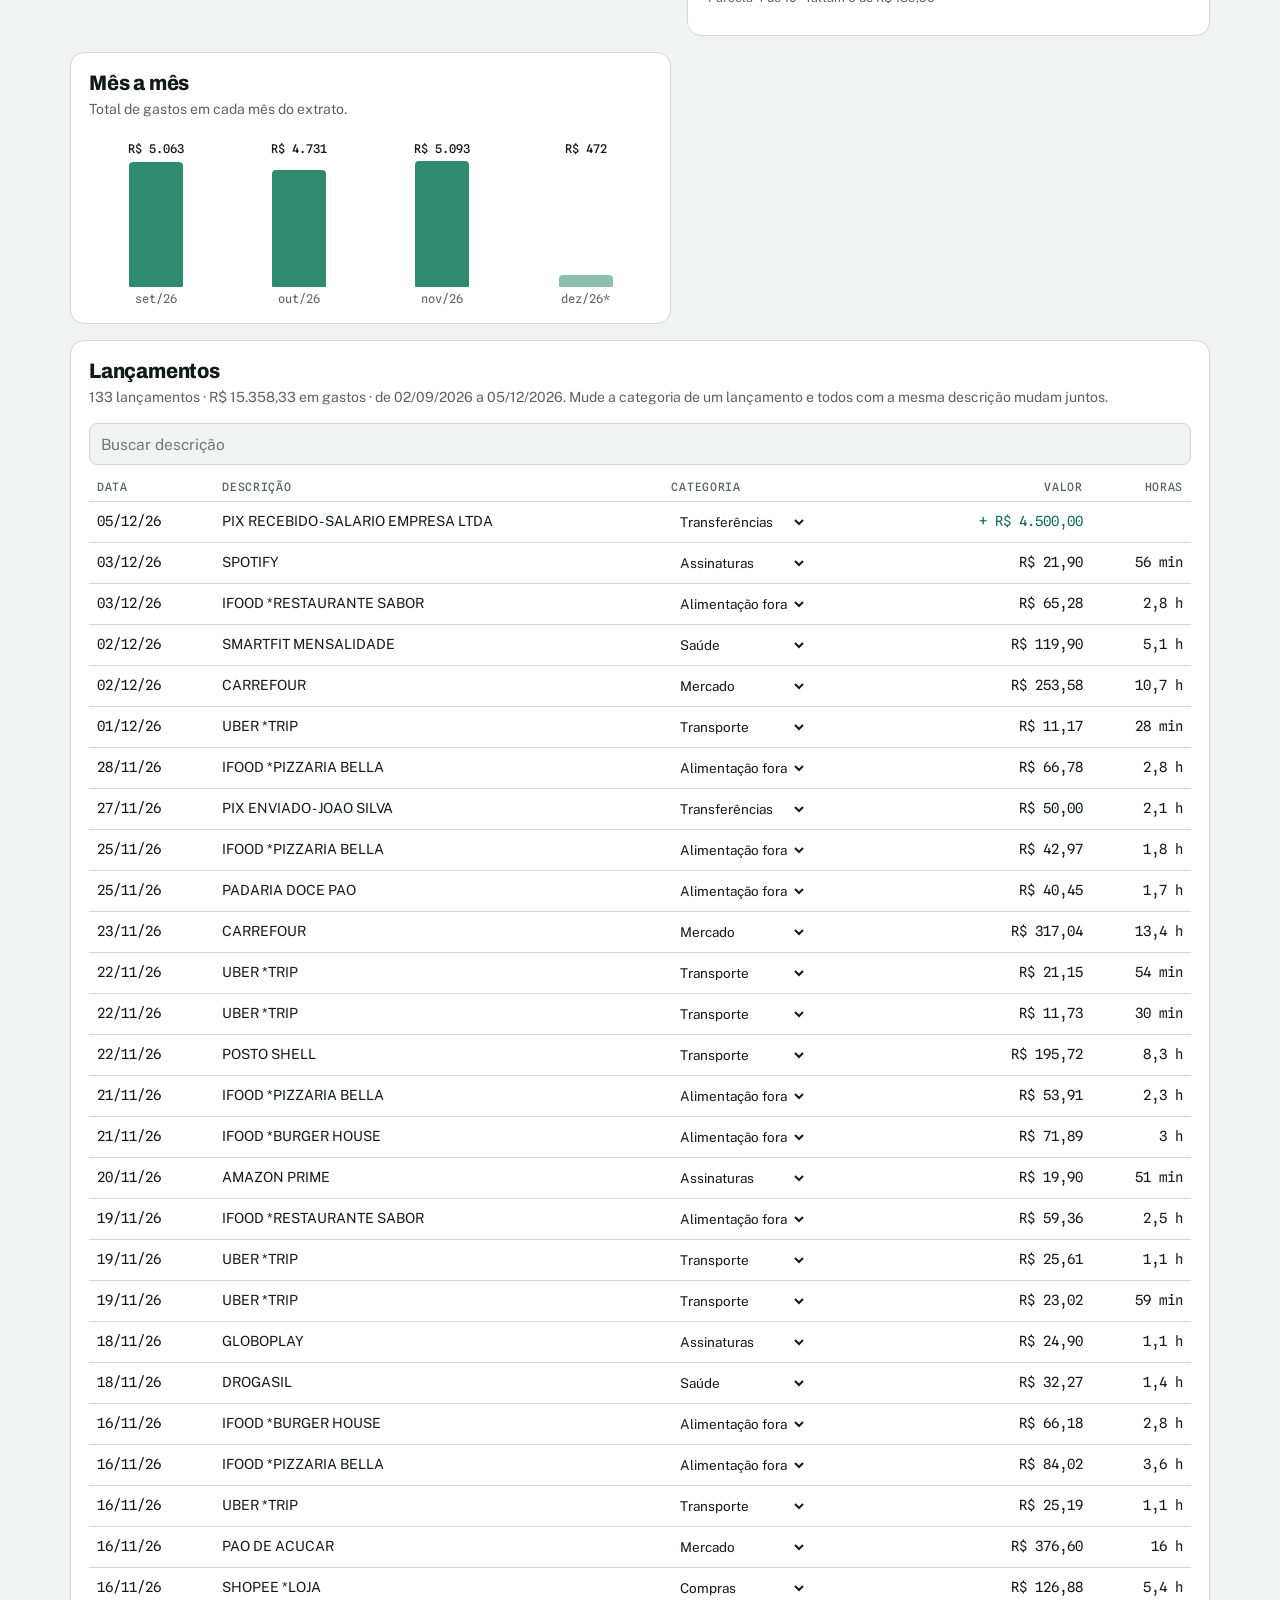
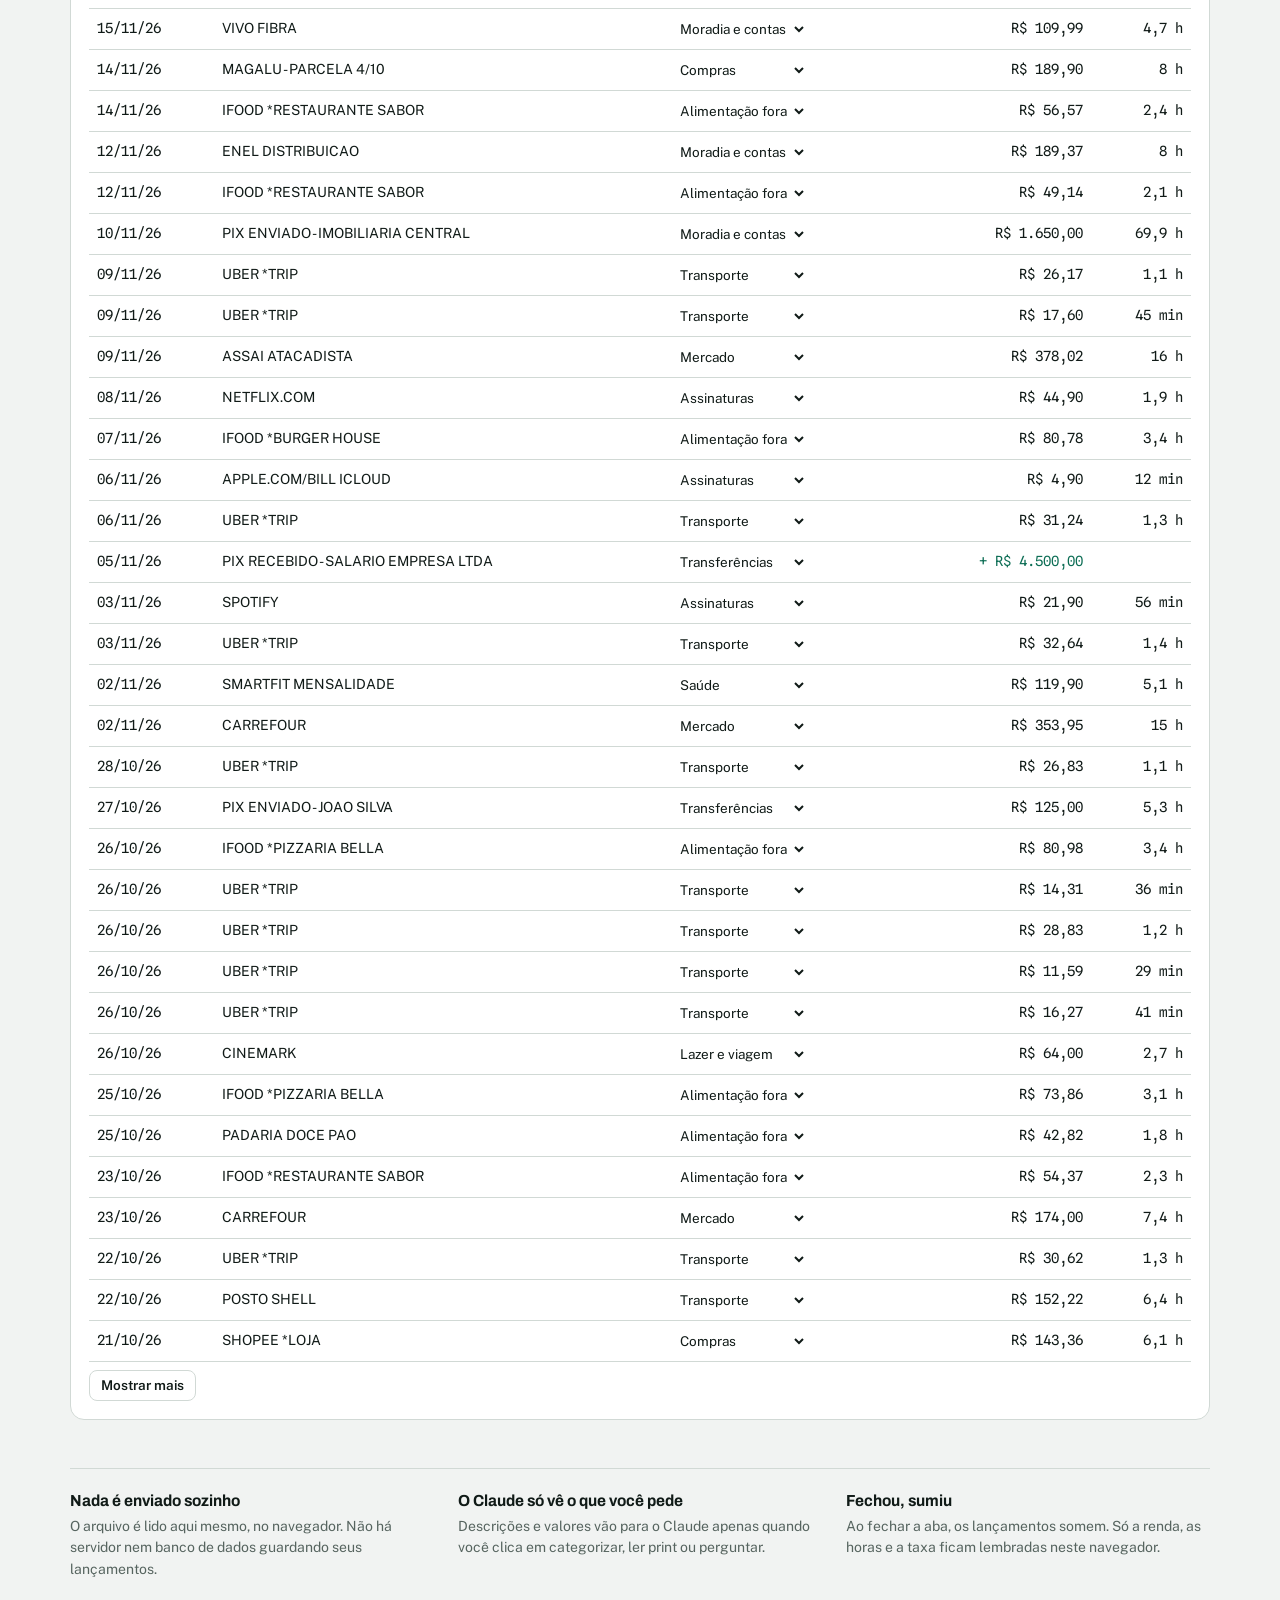
<file: financas/index.html>
<!doctype html>
<html lang="pt-BR">
<head>
<meta charset="utf-8">
<meta name="viewport" content="width=device-width, initial-scale=1, viewport-fit=cover">
<title>Raio-X do Extrato</title>
<meta name="description" content="Envie o extrato do banco e veja assinaturas esquecidas, parcelas, gastos em horas de trabalho e quanto dá para economizar.">
<link rel="preconnect" href="https://fonts.googleapis.com">
<link rel="preconnect" href="https://fonts.gstatic.com" crossorigin>
<link rel="stylesheet" href="https://fonts.googleapis.com/css2?family=Archivo:wdth,wght@75..125,500..800&family=Public+Sans:ital,wght@0,400;0,500;0,600;0,700;1,400&family=Spline+Sans+Mono:wght@400;500&display=swap">
<style>
:root {
  --bg: #F1F3F2;
  --surface: #FFFFFF;
  --surface-2: #E6EAE8;
  --ink: #101A17;
  --muted: #56645F;
  --line: #D1D9D5;
  --accent: #0D6E55;
  --accent-ink: #FFFFFF;
  --accent-soft: #D3ECE3;
  --bar: #2E8B70;
  --bar-soft: #CFE6DD;
  --spend: #B5400F;
  --spend-soft: #F8E0D4;
  --warn: #8F5A00;
  --warn-soft: #F5E6C8;
  --shadow: 0 1px 0 rgba(16,26,23,.04), 0 14px 30px -22px rgba(16,26,23,.45);
  --display: "Archivo", "Arial Narrow", "Helvetica Neue", system-ui, sans-serif;
  --body: "Public Sans", "Segoe UI", system-ui, -apple-system, sans-serif;
  --mono: "Spline Sans Mono", ui-monospace, "SFMono-Regular", Menlo, Consolas, monospace;
}
@media (prefers-color-scheme: dark) {
  :root:not([data-theme="light"]) {
    color-scheme: dark;
    --bg: #0C1311; --surface: #121B18; --surface-2: #1A2521; --ink: #E4EAE7; --muted: #95A59F; --line: #25332E;
    --accent: #5ECBA5; --accent-ink: #0C1311; --accent-soft: #143429; --bar: #4FB894; --bar-soft: #1B3B31;
    --spend: #F29466; --spend-soft: #3A2118; --warn: #EDB65A; --warn-soft: #33270F;
    --shadow: 0 1px 0 rgba(0,0,0,.25), 0 18px 40px -22px rgba(0,0,0,.9);
  }
}
:root[data-theme="dark"] {
  color-scheme: dark;
  --bg: #0C1311; --surface: #121B18; --surface-2: #1A2521; --ink: #E4EAE7; --muted: #95A59F; --line: #25332E;
  --accent: #5ECBA5; --accent-ink: #0C1311; --accent-soft: #143429; --bar: #4FB894; --bar-soft: #1B3B31;
  --spend: #F29466; --spend-soft: #3A2118; --warn: #EDB65A; --warn-soft: #33270F;
  --shadow: 0 1px 0 rgba(0,0,0,.25), 0 18px 40px -22px rgba(0,0,0,.9);
}
* { box-sizing: border-box; }
html { -webkit-text-size-adjust: 100%; }
body { margin: 0; background: var(--bg); color: var(--ink); font: 400 15.5px/1.55 var(--body); padding-inline: 20px; padding-block: 0 72px; }
[hidden] { display: none !important; }
button, input, textarea, select { font: inherit; color: inherit; }
:focus-visible { outline: 2px solid var(--accent); outline-offset: 2px; }
.wrap { max-width: 1140px; margin-inline: auto; }
.num { font-family: var(--mono); font-variant-numeric: tabular-nums; }

.mast { display: flex; justify-content: space-between; align-items: center; gap: 12px; padding-block: 18px; border-bottom: 1px solid var(--line); }
.brand { display: flex; align-items: center; gap: 10px; font: 800 20px/1 var(--display); font-stretch: 88%; letter-spacing: -.01em; text-transform: uppercase; }
.brand svg { width: 26px; height: 26px; flex: none; }
.chip { display: inline-flex; align-items: center; gap: 7px; font: 500 12px/1.2 var(--mono); color: var(--muted); background: var(--surface-2); padding: 6px 10px; border-radius: 99px; }
.chip i { width: 7px; height: 7px; border-radius: 50%; background: var(--accent); flex: none; }

.btn { appearance: none; cursor: pointer; border: 1px solid var(--line); background: var(--surface); border-radius: 8px; padding: 9px 14px; font: 600 14.5px/1.1 var(--body); display: inline-flex; align-items: center; gap: 8px; transition: border-color .15s ease, filter .15s ease; }
.btn:hover { border-color: var(--ink); }
.btn-primary { background: var(--accent); border-color: var(--accent); color: var(--accent-ink); }
.btn-primary:hover { filter: brightness(1.08); border-color: var(--accent); }
.btn-small { padding: 7px 11px; font-size: 13.5px; }
.btn[disabled] { opacity: .45; cursor: not-allowed; }
.hint { margin: 0; font-size: 13.5px; color: var(--muted); }
.error { margin: 0; font-size: 14px; color: var(--spend); }

/* ---------- topo ---------- */
.hero { padding-block: 34px 22px; display: grid; gap: 16px; }
.banner { display: flex; flex-wrap: wrap; align-items: center; gap: 8px 14px; background: var(--warn-soft); color: var(--ink); border-radius: 10px; padding: 10px 14px; font-size: 14px; }
.banner b { color: var(--warn); font-weight: 700; }
.hero h1 { margin: 0; font: 800 clamp(30px, 4.6vw, 52px)/1.02 var(--display); font-stretch: 92%; letter-spacing: -.02em; text-wrap: balance; max-width: 22ch; }
.hero h1 .money { color: var(--spend); }
.hero h1 .hours { color: var(--accent); }
.hero .sub { margin: 0; color: var(--muted); max-width: 70ch; }

.import { display: grid; grid-template-columns: minmax(0, 1.3fr) minmax(0, 1fr); gap: 14px; }
.drop { display: grid; gap: 6px; place-content: center; text-align: center; padding: 22px 16px; border: 1.5px dashed var(--line); border-radius: 12px; background: var(--surface); cursor: pointer; min-height: 120px; }
.drop:hover, .drop.over { border-color: var(--accent); background: var(--accent-soft); }
.drop b { font: 700 17px/1.2 var(--display); font-stretch: 95%; }
.side-import { display: grid; gap: 10px; align-content: start; background: var(--surface); border: 1px solid var(--line); border-radius: 12px; padding: 14px; }
.side-import .row { display: flex; gap: 8px; flex-wrap: wrap; }
.paste { width: 100%; min-height: 90px; border: 1px solid var(--line); border-radius: 8px; background: var(--bg); padding: 9px 11px; font: 400 12.5px/1.45 var(--mono); resize: vertical; }
.status { font: 400 13px/1.4 var(--mono); color: var(--muted); }

.settings { display: flex; flex-wrap: wrap; gap: 12px 22px; align-items: end; padding: 14px 16px; background: var(--surface); border: 1px solid var(--line); border-radius: 12px; }
.setting { display: grid; gap: 4px; }
.setting label { font: 600 13px/1.2 var(--body); color: var(--muted); }
.setting .in { display: flex; align-items: center; gap: 6px; background: var(--bg); border: 1px solid var(--line); border-radius: 8px; padding: 0 10px; }
.setting .in:focus-within { border-color: var(--accent); }
.setting input { border: 0; background: transparent; padding: 8px 0; width: 100px; font-family: var(--mono); outline: none; }
.setting span.u { font: 400 12.5px/1 var(--mono); color: var(--muted); }

/* ---------- grade ---------- */
.tiles { display: grid; grid-template-columns: repeat(4, minmax(0,1fr)); gap: 12px; margin-top: 22px; }
.tile { background: var(--surface); border: 1px solid var(--line); border-radius: 12px; padding: 14px 16px; min-width: 0; }
.tile dt { font: 500 11.5px/1.2 var(--mono); letter-spacing: .06em; text-transform: uppercase; color: var(--muted); margin-bottom: 8px; }
.tile dd { margin: 0; font: 700 clamp(22px, 2.6vw, 28px)/1.05 var(--display); font-stretch: 90%; font-variant-numeric: tabular-nums; overflow-wrap: anywhere; }
.tile dd small { display: block; margin-top: 4px; font: 400 12.5px/1.3 var(--body); color: var(--muted); }

.grid2 { display: grid; grid-template-columns: minmax(0, 1.15fr) minmax(0, 1fr); gap: 16px; margin-top: 16px; align-items: start; }
.card { background: var(--surface); border: 1px solid var(--line); border-radius: 14px; padding: 18px; min-width: 0; }
.card h2 { margin: 0 0 4px; font: 800 21px/1.15 var(--display); font-stretch: 92%; letter-spacing: -.01em; }
.card .lead { margin: 0 0 14px; color: var(--muted); font-size: 14px; }
.card-head { display: flex; justify-content: space-between; align-items: flex-start; gap: 10px; flex-wrap: wrap; }

/* categorias */
.cats { display: grid; gap: 2px; }
.cat { display: grid; grid-template-columns: 128px minmax(0,1fr) auto; gap: 10px; align-items: center; padding: 6px 6px; border-radius: 8px; cursor: pointer; border: 0; background: none; text-align: left; width: 100%; }
.cat:hover { background: var(--surface-2); }
.cat[aria-pressed="true"] { background: var(--accent-soft); }
.cat .name { font-weight: 600; font-size: 14px; overflow: hidden; text-overflow: ellipsis; white-space: nowrap; }
.cat .track { display: block; height: 14px; background: var(--surface-2); border-radius: 3px; overflow: hidden; }
.cat .fill { display: block; height: 100%; background: var(--bar); border-radius: 0 4px 4px 0; min-width: 2px; }
.cat .val { font: 500 13px/1.2 var(--mono); font-variant-numeric: tabular-nums; text-align: right; white-space: nowrap; }
.cat .val small { display: block; color: var(--muted); font-size: 11.5px; }

/* recorrentes */
.subs { display: grid; gap: 0; }
.sub { display: grid; grid-template-columns: auto minmax(0,1fr) auto; gap: 12px; align-items: center; padding: 10px 2px; border-top: 1px solid var(--line); }
.sub:first-child { border-top: 0; }
.sub input { width: 18px; height: 18px; accent-color: var(--spend); margin: 0; }
.sub .t { font-weight: 600; font-size: 14.5px; overflow-wrap: anywhere; }
.sub .m { font-size: 12.5px; color: var(--muted); }
.sub .v { font: 500 14px/1.2 var(--mono); text-align: right; white-space: nowrap; }
.sub .v small { display: block; color: var(--muted); font-size: 11.5px; }
.tag { display: inline-block; font: 500 10.5px/1 var(--mono); letter-spacing: .06em; text-transform: uppercase; padding: 3px 6px; border-radius: 4px; background: var(--surface-2); color: var(--muted); margin-left: 6px; vertical-align: 2px; }
.tag.q { background: var(--warn-soft); color: var(--warn); }
.savings { margin-top: 12px; padding: 14px; border-radius: 10px; background: var(--accent-soft); display: grid; gap: 4px; }
.savings b.big { font: 800 24px/1.1 var(--display); font-stretch: 90%; color: var(--accent); }
.savings p { margin: 0; font-size: 14px; }
.subh { margin: 16px 0 4px; font: 700 15px/1.2 var(--display); font-stretch: 95%; }

/* mês a mês */
.months { display: grid; grid-auto-flow: column; grid-auto-columns: minmax(0, 1fr); gap: 10px; align-items: end; height: 170px; padding-top: 8px; }
.mon { display: grid; grid-template-rows: auto 1fr auto; gap: 6px; height: 100%; justify-items: center; min-width: 0; }
.mon .v { font: 500 12px/1 var(--mono); font-variant-numeric: tabular-nums; white-space: nowrap; }
.mon .col { width: 100%; max-width: 54px; align-self: end; background: var(--bar); border-radius: 4px 4px 1px 1px; min-height: 3px; }
.mon .d { font: 400 12px/1 var(--mono); color: var(--muted); }
.mon .partial { opacity: .55; }

/* chat */
.chat { display: grid; gap: 10px; }
.msgs { display: grid; gap: 10px; max-height: 420px; overflow-y: auto; }
.msg { padding: 10px 12px; border-radius: 10px; font-size: 14.5px; white-space: pre-wrap; overflow-wrap: anywhere; max-width: 92%; }
.msg.me { background: var(--accent); color: var(--accent-ink); justify-self: end; }
.msg.ai { background: var(--surface-2); justify-self: start; }
.sugs { display: flex; flex-wrap: wrap; gap: 6px; }
.sug { appearance: none; cursor: pointer; border: 1px solid var(--line); background: var(--bg); border-radius: 99px; padding: 6px 11px; font-size: 13px; }
.sug:hover { border-color: var(--accent); }
.ask { display: flex; gap: 8px; }
.ask input { flex: 1; min-width: 0; border: 1px solid var(--line); border-radius: 8px; background: var(--bg); padding: 9px 12px; }
.ask input:focus { outline: none; border-color: var(--accent); }

/* lançamentos */
.tx-tools { display: flex; gap: 8px; flex-wrap: wrap; align-items: center; margin-bottom: 10px; }
.tx-tools input { border: 1px solid var(--line); border-radius: 8px; background: var(--bg); padding: 8px 11px; min-width: 0; flex: 1 1 200px; }
.tablewrap { overflow-x: auto; }
table { width: 100%; border-collapse: collapse; font-size: 14px; }
th { text-align: left; font: 500 11.5px/1.2 var(--mono); letter-spacing: .06em; text-transform: uppercase; color: var(--muted); padding: 6px 8px; border-bottom: 1px solid var(--line); white-space: nowrap; }
td { padding: 7px 8px; border-bottom: 1px solid var(--line); vertical-align: middle; }
td.r, th.r { text-align: right; }
td .num { white-space: nowrap; }
td.in { color: var(--accent); }
td select { border: 1px solid transparent; background: transparent; border-radius: 6px; padding: 3px 4px; font-size: 13.5px; max-width: 150px; }
td select:hover, td select:focus { border-color: var(--line); background: var(--bg); }
.more { margin-top: 8px; }

.privacy { margin-top: 48px; padding-top: 22px; border-top: 1px solid var(--line); display: grid; grid-template-columns: repeat(3, minmax(0,1fr)); gap: 24px; }
.privacy h3 { margin: 0 0 6px; font: 700 16px/1.2 var(--display); font-stretch: 95%; }
.privacy p { margin: 0; color: var(--muted); font-size: 14px; }

@media (max-width: 900px) {
  .grid2, .import, .privacy { grid-template-columns: minmax(0,1fr); }
  .tiles { grid-template-columns: repeat(2, minmax(0,1fr)); }
}
@media (max-width: 460px) {
  body { padding-inline: 16px; }
  .cat { grid-template-columns: 96px minmax(0,1fr) auto; }
  .mast .chip { display: none; }
}
</style>
</head>
<body>
<div class="wrap">
  <header class="mast">
    <div class="brand">
      <svg viewBox="0 0 32 32" aria-hidden="true">
        <rect x="4" y="5" width="24" height="22" rx="3" fill="none" stroke="currentColor" stroke-width="2"/>
        <path d="M8 21 L13 15 L17 18 L24 10" fill="none" stroke="var(--accent)" stroke-width="2.4" stroke-linecap="round" stroke-linejoin="round"/>
      </svg>
      Raio-X do Extrato
    </div>
    <span class="chip"><i></i>seus dados ficam nesta aba</span>
  </header>

  <section class="hero">
    <div class="banner" id="banner"><b>Dados de exemplo.</b> <span>Os números abaixo são fictícios. Envie seu extrato para ver os seus.</span></div>
    <h1 id="headline">…</h1>
    <p class="sub" id="subline"></p>

    <div class="import">
      <label class="drop" id="drop" for="file">
        <b>Solte aqui o extrato ou a fatura</b>
        <span class="hint">Arquivos OFX ou CSV exportados do app ou site do banco (Nubank, Inter, Itaú, Bradesco, BB, Caixa, C6…). Pode mandar vários.</span>
      </label>
      <input type="file" id="file" accept=".csv,.ofx,.txt,.qfx,text/csv" multiple hidden>
      <div class="side-import">
        <div class="row">
          <button class="btn" type="button" id="btnPhoto" hidden>Ler print da fatura</button>
          <input type="file" id="photo" accept="image/jpeg,image/png,image/webp" multiple hidden>
          <button class="btn" type="button" id="btnPaste">Colar texto</button>
          <button class="btn" type="button" id="btnClear">Limpar tudo</button>
        </div>
        <div id="pasteBox" hidden>
          <textarea class="paste" id="pasteTxt" placeholder="Cole linhas do extrato (data; descrição; valor)"></textarea>
          <div class="row" style="margin-top:6px"><button class="btn btn-small btn-primary" type="button" id="btnPasteGo">Importar texto</button></div>
        </div>
        <span class="status" id="importStatus" aria-live="polite"></span>
      </div>
    </div>

    <div class="settings">
      <div class="setting"><label for="renda">Sua renda líquida por mês</label><div class="in"><span class="u">R$</span><input id="renda" type="number" min="0" step="50" value="4500" inputmode="decimal"></div></div>
      <div class="setting"><label for="horas">Horas de trabalho por semana</label><div class="in"><input id="horas" type="number" min="1" max="100" step="1" value="44" inputmode="numeric"><span class="u">h</span></div></div>
      <div class="setting"><label for="taxa">Rendimento de um investimento</label><div class="in"><input id="taxa" type="number" min="0" max="50" step="0.5" value="10" inputmode="decimal"><span class="u">% ao ano</span></div></div>
      <p class="hint" style="flex:1 1 220px">Usado para calcular o valor da sua hora e quanto uma economia renderia. Ajuste a taxa para a de hoje.</p>
    </div>
  </section>

  <dl class="tiles" id="tiles"></dl>

  <div class="grid2">
    <section class="card" aria-labelledby="catTitle">
      <div class="card-head">
        <div><h2 id="catTitle">Para onde vai o dinheiro</h2><p class="lead">Clique numa categoria para ver os lançamentos. Valores e horas de trabalho por categoria.</p></div>
        <button class="btn btn-small" type="button" id="btnAICat" hidden>Categorizar o resto com Claude</button>
      </div>
      <div class="cats" id="cats"></div>
      <p class="status" id="aiCatStatus" aria-live="polite"></p>
    </section>

    <section class="card" aria-labelledby="subTitle">
      <h2 id="subTitle">Cobranças que se repetem</h2>
      <p class="lead">Assinaturas e contas que aparecem todo mês. Marque o que você cancelaria.</p>
      <div class="subs" id="subs"></div>
      <div class="savings" id="savings" hidden></div>
      <div id="parcBox"></div>
    </section>
  </div>

  <div class="grid2">
    <section class="card" aria-labelledby="monTitle">
      <h2 id="monTitle">Mês a mês</h2>
      <p class="lead">Total de gastos em cada mês do extrato.</p>
      <div class="months" id="months"></div>
    </section>

    <section class="card chat" aria-labelledby="chatTitle" id="chatCard" hidden>
      <div><h2 id="chatTitle">Pergunte ao seu extrato</h2><p class="lead" style="margin:0">O Claude lê os lançamentos desta tela e responde.</p></div>
      <div class="msgs" id="msgs" aria-live="polite"></div>
      <div class="sugs" id="sugs">
        <button class="sug" type="button">Onde consigo economizar R$ 300 por mês?</button>
        <button class="sug" type="button">Quanto gastei com delivery e aplicativos de transporte?</button>
        <button class="sug" type="button">Qual foi meu mês mais caro e por quê?</button>
      </div>
      <form class="ask" id="askForm"><input id="askIn" placeholder="Sua pergunta sobre os gastos" maxlength="500" aria-label="Pergunta"><button class="btn btn-primary" type="submit" id="askBtn">Perguntar</button></form>
    </section>
  </div>

  <section class="card" style="margin-top:16px" aria-labelledby="txTitle">
    <div class="card-head"><div><h2 id="txTitle">Lançamentos</h2><p class="lead" id="txLead"></p></div></div>
    <div class="tx-tools">
      <input id="search" placeholder="Buscar descrição" aria-label="Buscar descrição">
      <button class="btn btn-small" type="button" id="btnClearFilter" hidden>Mostrar todas as categorias</button>
    </div>
    <div class="tablewrap">
      <table>
        <thead><tr><th>Data</th><th>Descrição</th><th>Categoria</th><th class="r">Valor</th><th class="r">Horas</th></tr></thead>
        <tbody id="txBody"></tbody>
      </table>
    </div>
    <button class="btn btn-small more" type="button" id="btnMore" hidden>Mostrar mais</button>
  </section>

  <section class="privacy">
    <div><h3>Nada é enviado sozinho</h3><p>O arquivo é lido aqui mesmo, no navegador. Não há servidor nem banco de dados guardando seus lançamentos.</p></div>
    <div><h3>O Claude só vê o que você pede</h3><p>Descrições e valores vão para o Claude apenas quando você clica em categorizar, ler print ou perguntar.</p></div>
    <div><h3>Fechou, sumiu</h3><p>Ao fechar a aba, os lançamentos somem. Só a renda, as horas e a taxa ficam lembradas neste navegador.</p></div>
  </section>
</div>

<script>
(function () {
  'use strict';
  var $ = function (id) { return document.getElementById(id); };
  var BRL = new Intl.NumberFormat('pt-BR', { style: 'currency', currency: 'BRL' });
  var BRL0 = new Intl.NumberFormat('pt-BR', { style: 'currency', currency: 'BRL', maximumFractionDigits: 0 });
  var N1 = new Intl.NumberFormat('pt-BR', { maximumFractionDigits: 1 });
  var MESES = ['jan', 'fev', 'mar', 'abr', 'mai', 'jun', 'jul', 'ago', 'set', 'out', 'nov', 'dez'];
  function esc(s) { return String(s).replace(/[&<>"]/g, function (c) { return { '&': '&amp;', '<': '&lt;', '>': '&gt;', '"': '&quot;' }[c]; }); }
  function fold(s) { return String(s).toLowerCase().normalize('NFD').replace(/[̀-ͯ]/g, ''); }

  /* ============ categorias ============ */
  var CATS = ['Moradia e contas', 'Mercado', 'Alimentação fora', 'Transporte', 'Assinaturas', 'Saúde', 'Compras', 'Lazer e viagem', 'Educação', 'Transferências', 'Outros', 'Ignorar'];
  var RULES = [
    ['Ignorar', /pagamento (de )?fatura|pagamento recebido|pgto fatura|fatura cartao|aplicacao|resgate|rendimento/],
    ['Assinaturas', /netflix|spotify|amazon prime|prime video|primevideo|disney|hbo|\bmax\b|globoplay|youtube|google one|google storage|apple\.com|icloud|deezer|paramount|crunchyroll|chatgpt|openai|anthropic|claude\.ai|adobe|canva|microsoft|xbox|playstation|psn|nintendo|kindle|audible|tidal|telecine|premiere|dropbox|notion/],
    ['Alimentação fora', /ifood|rappi|restaurante|lanchonete|padaria|burger|mc ?donald|\bbk\b|outback|pizza|sushi|\bbar\b|choperia|cafe|starbucks|habib|subway|spoleto|giraffas|coco bambu|madero|churrasc|acai|sorvet|doceria|confeitaria|boteco|delivery|ze delivery|aiqfome/],
    ['Mercado', /supermerc|mercado(?! ?livre|pago)|carrefour|pao de acucar|assai|atacad|\bextra\b|\bdia\b|hortifruti|sams club|makro|savegnago|zaffari|guanabara|mambo|oba hort|sacolao|quitanda|emporio/],
    ['Transporte', /uber|\b99\b|99app|99 pop|cabify|posto|shell|ipiranga|petrobras|br mania|combustivel|estacion|sem parar|conectcar|veloe|metro|onibus|bilhete unico|cptm|pedagio|detran|ipva|oficina|auto ?pecas|localiza|movida|unidas/],
    ['Saúde', /farmac|drogaria|droga raia|drogasil|pacheco|pague menos|panvel|hospital|clinica|laborat|unimed|amil|hapvida|bradesco saude|sulamerica|dentist|odonto|smart ?fit|academia|gympass|wellhub|bluefit|psicolog|medic/],
    ['Moradia e contas', /aluguel|condominio|imobiliaria|enel|\blight\b|cemig|copel|celesc|coelba|cpfl|energisa|equatorial|sabesp|cedae|copasa|sanepar|embasa|comgas|naturgy|\bgas\b|claro|vivo|\btim\b|\boi\b|net servicos|internet|fibra|iptu|seguro residencial/],
    ['Compras', /amazon|mercado ?livre|mercadolivre|mercadopago|shopee|shein|magalu|magazine|americanas|aliexpress|renner|c&a|cea |riachuelo|zara|centauro|netshoes|kabum|casas bahia|ponto frio|leroy|tok ?stok|ikea|decathlon|natura|boticario|sephora|loja/],
    ['Lazer e viagem', /cinema|cinemark|ingresso|steam|sympla|eventim|ticket|show|teatro|viagem|hotel|airbnb|booking|decolar|latam|\bgol\b|azul linhas|voeazul|123milhas|parque|museu/],
    ['Educação', /curso|udemy|alura|coursera|escola|faculdade|universidade|livraria|livro|hotmart|duolingo|material escolar|mensalidade/],
    ['Transferências', /\bpix\b|\bted\b|\bdoc\b|transferencia|transf /]
  ];
  var overrides = {}; // descrição normalizada -> categoria escolhida pela pessoa ou pelo Claude
  function autoCat(desc) {
    var d = fold(desc);
    if (overrides[d]) return overrides[d];
    for (var i = 0; i < RULES.length; i++) if (RULES[i][1].test(d)) return RULES[i][0];
    return 'Outros';
  }

  /* ============ leitura de arquivos ============ */
  function parseAmount(s) {
    if (s == null) return NaN;
    s = String(s).trim();
    var neg = /^\(.*\)$/.test(s) || /^-/.test(s) || /-$/.test(s) || /\sD$/i.test(s);
    s = s.replace(/[^\d.,]/g, '');
    if (!s) return NaN;
    var c = s.lastIndexOf(','), p = s.lastIndexOf('.');
    if (c > -1 && p > -1) s = c > p ? s.replace(/\./g, '').replace(',', '.') : s.replace(/,/g, '');
    else if (c > -1) s = /,\d{1,2}$/.test(s) ? s.replace(/,/g, '.') : s.replace(/,/g, '');
    else if (p > -1 && !/\.\d{1,2}$/.test(s)) s = s.replace(/\./g, '');
    var v = parseFloat(s);
    return neg ? -v : v;
  }
  function parseDate(s) {
    s = String(s || '').trim(); var m;
    if ((m = s.match(/^(\d{4})-(\d{2})-(\d{2})/))) return new Date(+m[1], +m[2] - 1, +m[3]);
    if ((m = s.match(/^(\d{4})(\d{2})(\d{2})/))) return new Date(+m[1], +m[2] - 1, +m[3]);
    if ((m = s.match(/^(\d{1,2})[\/.-](\d{1,2})[\/.-](\d{2,4})/))) { var y = +m[3]; if (y < 100) y += 2000; return new Date(y, +m[2] - 1, +m[1]); }
    if ((m = s.match(/^(\d{1,2})[\/.-](\d{1,2})$/))) { var d = new Date(new Date().getFullYear(), +m[2] - 1, +m[1]); if (d > new Date()) d.setFullYear(d.getFullYear() - 1); return d; }
    return null;
  }
  function splitCSV(line, sep) {
    var out = [], cur = '', q = false;
    for (var i = 0; i < line.length; i++) {
      var ch = line[i];
      if (q) { if (ch === '"') { if (line[i + 1] === '"') { cur += '"'; i++; } else q = false; } else cur += ch; }
      else if (ch === '"') q = true;
      else if (ch === sep) { out.push(cur); cur = ''; }
      else cur += ch;
    }
    out.push(cur); return out.map(function (x) { return x.trim(); });
  }
  function parseOFX(text) {
    var out = [], blocks = text.split(/<STMTTRN>/i).slice(1);
    blocks.forEach(function (b) {
      var get = function (tag) { var m = b.match(new RegExp('<' + tag + '>([^<\\r\\n]*)', 'i')); return m ? m[1].trim() : ''; };
      var d = parseDate(get('DTPOSTED')), v = parseFloat(get('TRNAMT').replace(',', '.'));
      var desc = get('MEMO') || get('NAME') || 'Lançamento';
      if (d && isFinite(v)) out.push({ date: d, desc: desc, raw: v });
    });
    return out;
  }
  function parseTable(text) {
    var lines = text.split(/\r?\n/).filter(function (l) { return l.trim(); });
    if (!lines.length) return [];
    var sample = lines.slice(0, 10).join('\n');
    var sep = [';', '\t', ','].sort(function (a, b) { return sample.split(b).length - sample.split(a).length; })[0];
    var rows = lines.map(function (l) { return splitCSV(l, sep); });
    // cabeçalho
    var hi = -1, cols = {};
    for (var r = 0; r < Math.min(rows.length, 15); r++) {
      var h = rows[r].map(fold), c = {};
      h.forEach(function (x, i) {
        if (c.date == null && /^(data|date|dt)\b|data (do )?lanc|data mov/.test(x)) c.date = i;
        else if (c.desc == null && /descri|title|titulo|historico|estabelecimento|lancamento|memo|detalhe|nome/.test(x)) c.desc = i;
        else if (c.amount == null && /^valor|amount|quantia|montante|valor \(r\$\)/.test(x)) c.amount = i;
      });
      if (c.date != null && c.amount != null) { hi = r; cols = c; break; }
    }
    var body = rows.slice(hi + 1);
    if (hi < 0) {
      // sem cabeçalho: descobre as colunas pelo conteúdo
      var n = Math.max.apply(null, body.map(function (r) { return r.length; }));
      var score = function (fn) { var best = -1, bi = -1; for (var i = 0; i < n; i++) { var s = 0; body.slice(0, 40).forEach(function (r) { if (fn(r[i])) s++; }); if (s > best) { best = s; bi = i; } } return bi; };
      cols.date = score(function (v) { return !!parseDate(v); });
      cols.amount = score(function (v) { return v && /\d[.,]\d{2}\s*[DC-]?$/.test(v.trim()) && isFinite(parseAmount(v)); });
      var lens = []; for (var i = 0; i < n; i++) { if (i === cols.date || i === cols.amount) continue; var L = 0; body.slice(0, 40).forEach(function (r) { L += (r[i] || '').length; }); lens.push([L, i]); }
      lens.sort(function (a, b) { return b[0] - a[0]; }); cols.desc = lens.length ? lens[0][1] : -1;
    }
    var out = [];
    body.forEach(function (r) {
      var d = parseDate(r[cols.date]), v = parseAmount(r[cols.amount]);
      var desc = cols.desc != null && cols.desc > -1 ? r[cols.desc] : '';
      if (d && isFinite(v) && v !== 0) out.push({ date: d, desc: desc || 'Lançamento', raw: v });
    });
    return out;
  }
  // Normaliza sinais: gasto > 0, entrada < 0. Faturas de cartão costumam trazer só positivos.
  function normalize(list) {
    var neg = list.filter(function (t) { return t.raw < 0; }).length, pos = list.length - neg;
    var cardStyle = neg === 0 || neg < pos * 0.15 && list.every(function (t) { return t.raw < 0 ? /pagamento|estorno|credito|ajuste/.test(fold(t.desc)) : true; });
    return list.map(function (t) { return { date: t.date, desc: t.desc.replace(/\s+/g, ' ').trim(), amount: cardStyle ? t.raw : -t.raw }; });
  }

  /* ============ estado ============ */
  var tx = [], isExample = true, catFilter = null, shown = 60, cancel = {};
  function key(t) { return t.date.toISOString().slice(0, 10) + '|' + fold(t.desc) + '|' + t.amount.toFixed(2); }
  function addTx(list, label) {
    if (isExample) { tx = []; isExample = false; cancel = {}; $('banner').hidden = true; resetChat(); }
    var seen = {}; tx.forEach(function (t) { seen[key(t)] = 1; });
    var added = 0;
    list.forEach(function (t) { var k = key(t); if (seen[k]) return; seen[k] = 1; t.cat = autoCat(t.desc); tx.push(t); added++; });
    tx.sort(function (a, b) { return b.date - a.date; });
    status(added + ' lançamentos importados' + (label ? ' de ' + label : '') + (list.length - added ? ' (' + (list.length - added) + ' repetidos ignorados)' : '') + '.');
    render();
  }
  function status(m) { $('importStatus').textContent = m; }

  async function readFiles(files) {
    for (var i = 0; i < files.length; i++) {
      var f = files[i];
      var text = await readText(f);
      var list = /<OFX>|<STMTTRN>/i.test(text) ? parseOFX(text) : parseTable(text);
      if (!list.length) { status('Não reconheci lançamentos em ' + f.name + '. Tente exportar em OFX ou CSV.'); continue; }
      addTx(normalize(list), f.name);
    }
  }
  function readText(f) {
    return f.arrayBuffer().then(function (buf) {
      var t = new TextDecoder('utf-8').decode(buf);
      if (t.indexOf('\uFFFD') > -1) t = new TextDecoder('windows-1252').decode(buf); // bancos antigos exportam em Latin-1
      return t;
    });
  }
  $('file').addEventListener('change', function () { var files = [].slice.call(this.files); this.value = ''; readFiles(files); });
  ['dragover', 'dragenter'].forEach(function (ev) { $('drop').addEventListener(ev, function (e) { e.preventDefault(); this.classList.add('over'); }); });
  ['dragleave', 'drop'].forEach(function (ev) { $('drop').addEventListener(ev, function (e) { e.preventDefault(); this.classList.remove('over'); if (ev === 'drop') readFiles(e.dataTransfer.files); }); });
  $('btnPaste').onclick = function () { $('pasteBox').hidden = !$('pasteBox').hidden; if (!$('pasteBox').hidden) $('pasteTxt').focus(); };
  $('btnPasteGo').onclick = function () {
    var list = parseTable($('pasteTxt').value);
    if (!list.length) return status('Não reconheci lançamentos. Use uma linha por lançamento: data; descrição; valor.');
    addTx(normalize(list), 'texto colado'); $('pasteTxt').value = ''; $('pasteBox').hidden = true;
  };
  $('btnClear').onclick = function () { tx = []; isExample = false; cancel = {}; $('banner').hidden = true; resetChat(); status('Tudo limpo. Envie um extrato.'); render(); };

  /* ============ Claude ============ */
  var samplePromise = (window.claude && window.claude.use) ? window.claude.use('sample').catch(function () { return null; }) : Promise.resolve(null);
  samplePromise.then(async function (s) {
    if (!s) return;
    $('chatCard').hidden = false; aiReady = true; render();
    try { var lim = await s.limits(); if (lim && lim.images) $('btnPhoto').hidden = false; } catch (e) {}
  });
  var aiReady = false;
  function aiError(e) {
    var c = e && e.code;
    if (c === 'not_granted' || c === 'sampling_disabled' || c === 'not_declared' || c === 'capability_disabled') { aiReady = false; $('chatCard').hidden = true; $('btnPhoto').hidden = true; render(); return 'O uso do Claude não foi permitido nesta página.'; }
    if (c === 'rate_limited') return 'Muitos pedidos seguidos. Espere um pouco e tente de novo.';
    if (c === 'prompt_too_large') return 'Dados demais para mandar de uma vez. Importe um período menor.';
    if (c === 'image_rejected') return 'Não consegui ler a imagem. Tente um print mais nítido, em JPG ou PNG.';
    if (c === 'invalid_json') return 'A resposta veio num formato inesperado. Tente de novo.';
    if (c === 'refused') return 'O Claude não quis processar esse pedido.';
    if (c === 'session_expired') return 'Sua sessão expirou. Entre de novo no claude.ai.';
    if (c === 'cancelled') return '';
    return 'Falhou a conexão com o Claude. Tente de novo.';
  }

  $('btnPhoto').onclick = function () { $('photo').click(); };
  $('photo').addEventListener('change', async function () {
    var files = [].slice.call(this.files); this.value = '';
    var sample = await samplePromise; if (!sample || !files.length) return;
    status('Lendo o print da fatura…');
    try {
      var out = await sample.json(
        'As imagens são prints ou fotos de uma fatura de cartão ou extrato bancário brasileiro. Extraia TODOS os lançamentos visíveis.\n' +
        'Responda só com um JSON array: [{"data": "dd/mm/aaaa" (use o ano visível; se não houver, deixe "dd/mm"), "descricao": "texto como aparece", "valor": número}].\n' +
        'valor positivo = gasto/compra/débito; valor negativo = pagamento, estorno ou crédito recebido. Use ponto como separador decimal no número.',
        { images: files });
      var list = (Array.isArray(out) ? out : []).map(function (r) { return { date: parseDate(r.data), desc: String(r.descricao || 'Lançamento'), amount: Number(r.valor) }; })
        .filter(function (t) { return t.date && isFinite(t.amount) && t.amount !== 0; });
      if (!list.length) return status('Não encontrei lançamentos no print.');
      addTx(list, files.length > 1 ? files.length + ' prints' : 'print');
    } catch (e) { status(aiError(e)); }
  });

  $('btnAICat').onclick = async function () {
    var sample = await samplePromise; if (!sample) return;
    var descs = {}; tx.forEach(function (t) { if (t.cat === 'Outros') descs[t.desc] = 1; });
    var list = Object.keys(descs).slice(0, 180);
    if (!list.length) return;
    var btn = this; btn.disabled = true; $('aiCatStatus').textContent = 'Classificando ' + list.length + ' descrições…';
    try {
      var cats = CATS.filter(function (c) { return c !== 'Ignorar'; });
      var out = await sample.json(
        'Classifique cada descrição de lançamento bancário brasileiro em UMA destas categorias: ' + cats.join(', ') + '.\n' +
        'Use "Transferências" para Pix/TED a pessoas e "Outros" só se não der para saber.\n' +
        'Responda só com um JSON objeto {"descrição exatamente como veio": "Categoria"}.\n\nDescrições:\n' + list.join('\n'),
        { modelTier: 'quick' });
      var n = 0;
      list.forEach(function (d) { var c = out && out[d]; if (c && CATS.indexOf(c) > -1 && c !== 'Outros') { overrides[fold(d)] = c; n++; } });
      tx.forEach(function (t) { t.cat = autoCat(t.desc); });
      $('aiCatStatus').textContent = n + ' descrições classificadas pelo Claude. Você pode corrigir qualquer uma na tabela.';
      render();
    } catch (e) { $('aiCatStatus').textContent = aiError(e); }
    finally { btn.disabled = false; }
  };

  /* chat */
  var turns = [], chatCtl = null;
  function resetChat() { turns = []; $('msgs').innerHTML = ''; $('sugs').hidden = false; }
  function dataForClaude() {
    var s = summary(), lines = [];
    lines.push('Período: ' + s.from + ' a ' + s.to + ' (' + s.months.length + ' meses). Total de gastos: ' + BRL.format(s.total) + '. Entradas: ' + BRL.format(s.income) + '.');
    lines.push('Valor da hora de trabalho da pessoa: ' + (s.hourly ? BRL.format(s.hourly) : 'não informado') + '.');
    lines.push('Gastos por categoria: ' + s.cats.map(function (c) { return c.cat + ' ' + BRL.format(c.total); }).join('; ') + '.');
    lines.push('Gastos por mês: ' + s.months.map(function (m) { return m.label + ' ' + BRL.format(m.total); }).join('; ') + '.');
    lines.push('Cobranças recorrentes detectadas: ' + (s.recurring.map(function (r) { return r.name + ' ' + BRL.format(r.value) + '/mês'; }).join('; ') || 'nenhuma') + '.');
    lines.push('\nLançamentos (data;descrição;valor;categoria — valor positivo = gasto, negativo = entrada):');
    var budget = 38000, used = 0;
    for (var i = 0; i < tx.length; i++) {
      var t = tx[i], l = t.date.toISOString().slice(0, 10) + ';' + t.desc + ';' + t.amount.toFixed(2) + ';' + t.cat;
      used += l.length + 1; if (used > budget) { lines.push('(… ' + (tx.length - i) + ' lançamentos mais antigos omitidos)'); break; }
      lines.push(l);
    }
    return lines.join('\n');
  }
  function bubble(cls, text) { var d = document.createElement('div'); d.className = 'msg ' + cls; d.textContent = text; $('msgs').appendChild(d); $('msgs').scrollTop = $('msgs').scrollHeight; return d; }
  async function ask(q) {
    q = q.trim(); if (!q || chatCtl) return;
    if (!tx.length) { bubble('ai', 'Importe um extrato primeiro.'); return; }
    var sample = await samplePromise; if (!sample) return;
    $('sugs').hidden = true; bubble('me', q); $('askIn').value = '';
    var out = bubble('ai', 'Pensando…');
    turns.push({ role: 'user', content: q });
    var rules = 'Você é um consultor financeiro pessoal, direto e prático, falando português do Brasil. Responda com base SÓ nos dados abaixo, que são os lançamentos bancários da pessoa. ' +
      'Cite valores em R$ e, quando ajudar, em horas de trabalho. Seja concreto (nomes de estabelecimentos, meses). Respostas curtas: até 6 frases ou uma lista curta. Sem markdown pesado; use no máximo hífens para listas.' +
      (isExample ? ' Observação: são dados de exemplo fictícios.' : '') + '\n\nDADOS:\n' + dataForClaude();
    chatCtl = new AbortController(); $('askBtn').disabled = true;
    try {
      var r = await sample([{ role: 'user', content: rules }].concat(turns.slice(-8)), { cache: false, signal: chatCtl.signal, onText: function (u) { out.textContent = u.text; $('msgs').scrollTop = $('msgs').scrollHeight; } });
      turns.push({ role: 'assistant', content: r.text });
    } catch (e) {
      out.textContent = (e && e.text) ? e.text + '\n\n(interrompido)' : aiError(e);
      turns.pop();
    } finally { chatCtl = null; $('askBtn').disabled = false; }
  }
  $('askForm').addEventListener('submit', function (e) { e.preventDefault(); ask($('askIn').value); });
  $('sugs').addEventListener('click', function (e) { var b = e.target.closest('.sug'); if (b) ask(b.textContent); });

  /* ============ análise ============ */
  function settings() {
    var renda = parseFloat($('renda').value) || 0, horas = parseFloat($('horas').value) || 0, taxa = parseFloat($('taxa').value) || 0;
    return { renda: renda, horas: horas, taxa: taxa, hourly: renda > 0 && horas > 0 ? renda / (horas * 52 / 12) : 0 };
  }
  function hoursOf(v, hourly) { return hourly ? v / hourly : 0; }
  function fmtH(h) { if (!h) return '—'; if (h < 1) return Math.round(h * 60) + ' min'; if (h < 100) return N1.format(h) + ' h'; return fmtInt(h) + ' h'; }
  function fmtInt(n) { return new Intl.NumberFormat('pt-BR').format(Math.round(n)); }
  function monthKey(d) { return d.getFullYear() + '-' + String(d.getMonth() + 1).padStart(2, '0'); }
  function merchant(desc) {
    return fold(desc).replace(/parc(ela)?\.?\s*\d+\s*(\/|de)\s*\d+/g, '').replace(/\d{1,2}\s*\/\s*\d{1,2}/g, '').replace(/[*#]/g, ' ')
      .replace(/\b(pix|compra|pagamento|debito|credito|cartao|no|na|em|de|pag\*?)\b/g, ' ').replace(/[^a-z& ]/g, ' ').replace(/\s+/g, ' ').trim()
      .split(' ').filter(function (w) { return w.length > 1; }).slice(0, 3).join(' ') || fold(desc).slice(0, 20);
  }
  function summary() {
    var st = settings();
    var spend = tx.filter(function (t) { return t.amount > 0 && t.cat !== 'Ignorar'; });
    var income = tx.filter(function (t) { return t.amount < 0 && t.cat !== 'Ignorar'; }).reduce(function (s, t) { return s - t.amount; }, 0);
    var total = spend.reduce(function (s, t) { return s + t.amount; }, 0);
    var byCat = {}; spend.forEach(function (t) { byCat[t.cat] = (byCat[t.cat] || 0) + t.amount; });
    var cats = Object.keys(byCat).map(function (c) { return { cat: c, total: byCat[c] }; }).sort(function (a, b) { return b.total - a.total; });
    var byMon = {}; spend.forEach(function (t) { var k = monthKey(t.date); byMon[k] = (byMon[k] || 0) + t.amount; });
    var monthsK = Object.keys(byMon).sort();
    var now = new Date(), curK = monthKey(now);
    var months = monthsK.map(function (k) { var p = k.split('-'); return { key: k, label: MESES[+p[1] - 1] + '/' + p[0].slice(2), total: byMon[k], partial: k === curK && now.getDate() < 28 }; });
    var full = months.filter(function (m) { return !m.partial; });
    var avg = (full.length ? full : months).reduce(function (s, m) { return s + m.total; }, 0) / Math.max(1, (full.length ? full : months).length);
    // recorrentes
    var groups = {};
    spend.forEach(function (t) { if (/parc/.test(fold(t.desc))) return; var m = merchant(t.desc); (groups[m] = groups[m] || []).push(t); });
    var recurring = [];
    Object.keys(groups).forEach(function (g) {
      var list = groups[g], mons = {}; list.forEach(function (t) { mons[monthKey(t.date)] = 1; });
      var nm = Object.keys(mons).length;
      var vals = list.map(function (t) { return t.amount; }).sort(function (a, b) { return a - b; }), med = vals[Math.floor(vals.length / 2)];
      // contas fixas podem variar um pouco; mercado, posto e compras só contam se o valor for praticamente igual
      var fixo = /Assinaturas|Moradia|Saúde|Educação/.test(list[0].cat);
      var steady = vals.every(function (v) { return Math.abs(v - med) <= (fixo ? Math.max(3, med * 0.2) : Math.max(0.5, med * 0.02)); });
      var isSub = list[0].cat === 'Assinaturas';
      if ((nm >= 2 && steady && list.length <= nm + 1) || (isSub && list.length <= nm + 1)) {
        recurring.push({ id: g, name: list[0].desc, value: med, count: list.length, months: nm, since: list[list.length - 1].date, cat: list[0].cat, single: nm < 2 });
      }
    });
    recurring.sort(function (a, b) { return b.value - a.value; });
    // parcelas futuras
    var parc = {}, re = /parc(?:ela)?\.?\s*(\d{1,2})\s*(?:\/|de)\s*(\d{1,2})/;
    spend.forEach(function (t) {
      var m = fold(t.desc).match(re); if (!m) return;
      var k = merchant(t.desc) + '|' + m[2] + '|' + t.amount.toFixed(2);
      if (!parc[k] || +m[1] > parc[k].n) parc[k] = { name: t.desc.replace(/\s*-?\s*parc(ela)?\.?\s*\d+\s*(\/|de)\s*\d+/i, ''), n: +m[1], of: +m[2], value: t.amount };
    });
    var parcelas = Object.keys(parc).map(function (k) { return parc[k]; }).filter(function (p) { return p.of > p.n; }).sort(function (a, b) { return (b.of - b.n) * b.value - (a.of - a.n) * a.value; });
    var dates = tx.map(function (t) { return t.date; });
    var dfmt = function (d) { return d ? d.toLocaleDateString('pt-BR') : '—'; };
    return { total: total, income: income, cats: cats, months: months, avg: avg, recurring: recurring, parcelas: parcelas, hourly: st.hourly, st: st,
      from: dfmt(dates.length ? new Date(Math.min.apply(null, dates)) : null), to: dfmt(dates.length ? new Date(Math.max.apply(null, dates)) : null), biggest: spend.slice().sort(function (a, b) { return b.amount - a.amount; })[0] };
  }

  /* ============ desenho ============ */
  function render() {
    var s = summary(), h = s.hourly;
    if (!tx.length) {
      $('headline').textContent = 'Envie um extrato para começar.';
      $('subline').textContent = 'Exporte o extrato ou a fatura em OFX ou CSV no app ou site do seu banco e solte o arquivo abaixo.';
    } else {
      var nm = s.months.length;
      $('headline').innerHTML = 'Em ' + (nm === 1 ? '1 mês' : nm + ' meses') + ' você gastou <span class="money">' + esc(BRL0.format(s.total)) + '</span>' + (h ? ', ou <span class="hours">' + esc(fmtH(s.total / h)) + '</span> de trabalho.' : '.');
      var top = s.cats[0];
      $('subline').textContent = top ? 'A maior fatia foi ' + top.cat.toLowerCase() + ' (' + Math.round(top.total / s.total * 100) + '%). ' + (s.recurring.length ? 'Encontrei ' + s.recurring.length + ' cobranças que se repetem, somando ' + BRL.format(s.recurring.reduce(function (a, r) { return a + r.value; }, 0)) + ' por mês.' : '') : '';
    }
    // tiles
    var recTotal = s.recurring.reduce(function (a, r) { return a + r.value; }, 0);
    $('tiles').innerHTML =
      tile('Média por mês', BRL0.format(s.avg), h ? fmtH(s.avg / h) + ' de trabalho' : '') +
      tile('Valor da sua hora', h ? BRL.format(h) : '—', h ? 'renda ÷ horas trabalhadas' : 'informe renda e horas') +
      tile('Cobranças recorrentes', BRL.format(recTotal), 'por mês · ' + BRL0.format(recTotal * 12) + ' por ano') +
      tile('Maior gasto', s.biggest ? BRL.format(s.biggest.amount) : '—', s.biggest ? s.biggest.desc : '');
    // categorias
    var max = s.cats.length ? s.cats[0].total : 1, cb = $('cats'); cb.innerHTML = '';
    if (!s.cats.length) cb.innerHTML = '<p class="hint">Sem gastos para mostrar.</p>';
    s.cats.forEach(function (c) {
      var b = document.createElement('button'); b.type = 'button'; b.className = 'cat'; b.setAttribute('aria-pressed', catFilter === c.cat);
      b.title = c.cat + ': ' + BRL.format(c.total) + ' (' + Math.round(c.total / s.total * 100) + '% do total)';
      b.innerHTML = '<span class="name"></span><span class="track"><span class="fill" style="width:' + (c.total / max * 100) + '%"></span></span><span class="val">' + esc(BRL0.format(c.total)) + '<small>' + (h ? esc(fmtH(c.total / h)) : Math.round(c.total / s.total * 100) + '%') + '</small></span>';
      b.querySelector('.name').textContent = c.cat;
      b.onclick = function () { catFilter = catFilter === c.cat ? null : c.cat; shown = 60; render(); };
      cb.appendChild(b);
    });
    var outros = tx.filter(function (t) { return t.cat === 'Outros'; }).length;
    $('btnAICat').hidden = !(aiReady && outros);
    if (aiReady && outros) $('btnAICat').textContent = 'Categorizar ' + outros + ' em Outros com Claude';
    renderSubs(s);
    // meses
    var mb = $('months'); mb.innerHTML = '';
    var mmax = Math.max.apply(null, s.months.map(function (m) { return m.total; }).concat(1));
    s.months.slice(-12).forEach(function (m) {
      var d = document.createElement('div'); d.className = 'mon';
      d.title = m.label + ': ' + BRL.format(m.total) + (m.partial ? ' (mês em andamento)' : '');
      d.innerHTML = '<span class="v">' + esc(compact(m.total)) + '</span><span class="col' + (m.partial ? ' partial' : '') + '" style="height:' + Math.max(2, m.total / mmax * 100) + '%"></span><span class="d">' + m.label + (m.partial ? '*' : '') + '</span>';
      mb.appendChild(d);
    });
    if (!s.months.length) mb.innerHTML = '<p class="hint">Sem dados.</p>';
    renderTx(s);
  }
  function compact(v) { return v >= 10000 ? 'R$ ' + N1.format(v / 1000) + ' mil' : BRL0.format(v); }
  function tile(label, value, small) { return '<div class="tile"><dt>' + esc(label) + '</dt><dd>' + esc(value) + (small ? '<small>' + esc(small) + '</small>' : '') + '</dd></div>'; }

  function renderSubs(s) {
    var box = $('subs'); box.innerHTML = '';
    if (!s.recurring.length) box.innerHTML = '<p class="hint">Nenhuma cobrança repetida encontrada. Com dois ou mais meses de extrato fica mais fácil achar.</p>';
    s.recurring.slice(0, 14).forEach(function (r) {
      var row = document.createElement('label'); row.className = 'sub';
      row.innerHTML = '<input type="checkbox"><span><span class="t"></span><span class="tag"></span><div class="m"></div></span><span class="v"></span>';
      var cb = row.querySelector('input'); cb.checked = !!cancel[r.id];
      cb.setAttribute('aria-label', 'Cancelaria ' + r.name);
      cb.onchange = function () { if (cb.checked) cancel[r.id] = r.value; else delete cancel[r.id]; renderSavings(s); };
      row.querySelector('.t').textContent = r.name;
      var tag = row.querySelector('.tag'); tag.textContent = r.single ? 'vi 1 vez' : r.cat === 'Assinaturas' ? 'assinatura' : r.cat.split(' ')[0].toLowerCase();
      if (r.single) tag.classList.add('q');
      row.querySelector('.m').textContent = (r.single ? 'Parece assinatura, confira' : 'Em ' + r.months + ' meses') + ' · desde ' + r.since.toLocaleDateString('pt-BR', { month: 'short', year: 'numeric' });
      row.querySelector('.v').innerHTML = esc(BRL.format(r.value)) + '<small>' + esc(BRL0.format(r.value * 12)) + '/ano' + (s.hourly ? ' · ' + esc(fmtH(r.value * 12 / s.hourly)) : '') + '</small>';
      box.appendChild(row);
    });
    renderSavings(s);
    var pb = $('parcBox'); pb.innerHTML = '';
    if (s.parcelas.length) {
      var tot = s.parcelas.reduce(function (a, p) { return a + (p.of - p.n) * p.value; }, 0);
      pb.innerHTML = '<h3 class="subh">Parcelas que ainda vêm: ' + esc(BRL.format(tot)) + '</h3>';
      var list = document.createElement('div'); list.className = 'subs';
      s.parcelas.slice(0, 6).forEach(function (p) {
        var r = document.createElement('div'); r.className = 'sub'; r.style.gridTemplateColumns = 'minmax(0,1fr) auto';
        r.innerHTML = '<span><span class="t"></span><div class="m"></div></span><span class="v"></span>';
        r.querySelector('.t').textContent = p.name;
        r.querySelector('.m').textContent = 'Parcela ' + p.n + ' de ' + p.of + ' · faltam ' + (p.of - p.n) + ' de ' + BRL.format(p.value);
        r.querySelector('.v').textContent = BRL.format((p.of - p.n) * p.value);
        list.appendChild(r);
      });
      pb.appendChild(list);
    }
  }
  function renderSavings(s) {
    var m = 0; for (var k in cancel) m += cancel[k];
    var box = $('savings'); box.hidden = !m; if (!m) return;
    var st = s.st, i = Math.pow(1 + st.taxa / 100, 1 / 12) - 1;
    var fv = function (n) { return i > 0 ? m * (Math.pow(1 + i, n) - 1) / i : m * n; };
    box.innerHTML = '<p>Cancelando o que você marcou:</p><b class="big">' + esc(BRL.format(m)) + ' por mês</b>' +
      '<p>' + esc(BRL0.format(m * 12)) + ' por ano' + (s.hourly ? ', ou ' + esc(fmtH(m * 12 / s.hourly)) + ' de trabalho' : '') + '.</p>' +
      '<p>Investindo esse valor todo mês a ' + esc(N1.format(st.taxa)) + '% ao ano: <b>' + esc(BRL0.format(fv(12))) + '</b> em 1 ano e <b>' + esc(BRL0.format(fv(60))) + '</b> em 5 anos.</p>';
  }

  function renderTx(s) {
    var q = fold($('search').value.trim());
    var list = tx.filter(function (t) { return (!catFilter || t.cat === catFilter) && (!q || fold(t.desc).indexOf(q) > -1); });
    $('btnClearFilter').hidden = !catFilter;
    if (catFilter) $('btnClearFilter').textContent = 'Filtrando: ' + catFilter + ' ×';
    var sum = list.filter(function (t) { return t.amount > 0 && t.cat !== 'Ignorar'; }).reduce(function (a, t) { return a + t.amount; }, 0);
    $('txLead').textContent = tx.length ? list.length + ' lançamentos · ' + BRL.format(sum) + ' em gastos · de ' + s.from + ' a ' + s.to + '. Mude a categoria de um lançamento e todos com a mesma descrição mudam juntos.' : 'Nenhum lançamento.';
    var body = $('txBody'); body.innerHTML = '';
    list.slice(0, shown).forEach(function (t) {
      var tr = document.createElement('tr');
      tr.innerHTML = '<td class="num"></td><td></td><td><select aria-label="Categoria"></select></td><td class="r"><span class="num"></span></td><td class="r num"></td>';
      tr.children[0].textContent = t.date.toLocaleDateString('pt-BR', { day: '2-digit', month: '2-digit', year: '2-digit' });
      tr.children[1].textContent = t.desc;
      var sel = tr.querySelector('select');
      CATS.forEach(function (c) { var o = document.createElement('option'); o.value = c; o.textContent = c; if (c === t.cat) o.selected = true; sel.appendChild(o); });
      sel.onchange = function () { overrides[fold(t.desc)] = sel.value; tx.forEach(function (x) { if (fold(x.desc) === fold(t.desc)) x.cat = sel.value; }); render(); };
      var v = tr.children[3]; v.firstChild.textContent = (t.amount < 0 ? '+ ' : '') + BRL.format(Math.abs(t.amount)); if (t.amount < 0) v.classList.add('in');
      tr.children[4].textContent = t.amount > 0 && s.hourly ? fmtH(t.amount / s.hourly) : '';
      body.appendChild(tr);
    });
    $('btnMore').hidden = list.length <= shown;
  }
  $('btnMore').onclick = function () { shown += 100; render(); };
  $('search').addEventListener('input', function () { shown = 60; renderTx(summary()); });
  $('btnClearFilter').onclick = function () { catFilter = null; render(); };

  /* ============ preferências ============ */
  ['renda', 'horas', 'taxa'].forEach(function (id) {
    try { var v = localStorage.getItem('raiox:' + id); if (v != null && v !== '') $(id).value = v; } catch (e) {}
    $(id).addEventListener('input', function () { try { localStorage.setItem('raiox:' + id, this.value); } catch (e) {} render(); });
  });

  /* ============ exemplo (fictício) ============ */
  function example() {
    var seed = 7; var rnd = function () { seed = (seed * 16807) % 2147483647; return (seed - 1) / 2147483646; };
    var now = new Date(), out = [];
    var add = function (y, m, d, desc, v) { var dt = new Date(y, m, Math.min(d, 28)); if (dt <= now) out.push({ date: dt, desc: desc, amount: Math.round(v * 100) / 100 }); };
    for (var k = 3; k >= 0; k--) {
      var base = new Date(now.getFullYear(), now.getMonth() - k, 1), y = base.getFullYear(), m = base.getMonth();
      add(y, m, 5, 'PIX RECEBIDO - SALARIO EMPRESA LTDA', -4500);
      add(y, m, 10, 'PIX ENVIADO - IMOBILIARIA CENTRAL', 1650);
      add(y, m, 12, 'ENEL DISTRIBUICAO', 160 + rnd() * 70);
      add(y, m, 15, 'VIVO FIBRA', 109.99);
      add(y, m, 8, 'NETFLIX.COM', 44.90);
      add(y, m, 3, 'SPOTIFY', 21.90);
      add(y, m, 2, 'SMARTFIT MENSALIDADE', 119.90);
      add(y, m, 20, 'AMAZON PRIME', 19.90);
      add(y, m, 18, 'GLOBOPLAY', 24.90);
      add(y, m, 6, 'APPLE.COM/BILL ICLOUD', 4.90);
      if (k <= 2) add(y, m, 14, 'MAGALU - PARCELA ' + (3 - k + 2) + '/10', 189.90);
      var n = 9 + Math.floor(rnd() * 6);
      for (var i = 0; i < n; i++) add(y, m, 1 + Math.floor(rnd() * 28), 'IFOOD *' + ['RESTAURANTE SABOR', 'BURGER HOUSE', 'SUSHI DO JAPA', 'PIZZARIA BELLA'][Math.floor(rnd() * 4)], 32 + rnd() * 55);
      n = 8 + Math.floor(rnd() * 8);
      for (i = 0; i < n; i++) add(y, m, 1 + Math.floor(rnd() * 28), 'UBER *TRIP', 11 + rnd() * 28);
      for (i = 0; i < 4; i++) add(y, m, 2 + i * 7, ['CARREFOUR', 'ASSAI ATACADISTA', 'PAO DE ACUCAR'][i % 3], 140 + rnd() * 260);
      add(y, m, 9 + Math.floor(rnd() * 10), 'DROGASIL', 30 + rnd() * 90);
      add(y, m, 22, 'POSTO SHELL', 150 + rnd() * 60);
      add(y, m, 4 + Math.floor(rnd() * 20), 'SHOPEE *LOJA', 40 + rnd() * 120);
      add(y, m, 25, 'PADARIA DOCE PAO', 18 + rnd() * 25);
      if (rnd() > 0.4) add(y, m, 26, 'CINEMARK', 64);
      add(y, m, 27, 'PIX ENVIADO - JOAO SILVA', 50 + Math.floor(rnd() * 4) * 25);
    }
    return out.map(function (t) { t.cat = autoCat(t.desc); return t; }).sort(function (a, b) { return b.date - a.date; });
  }
  tx = example();
  render();
})();
</script>
</body>
</html>
</file>
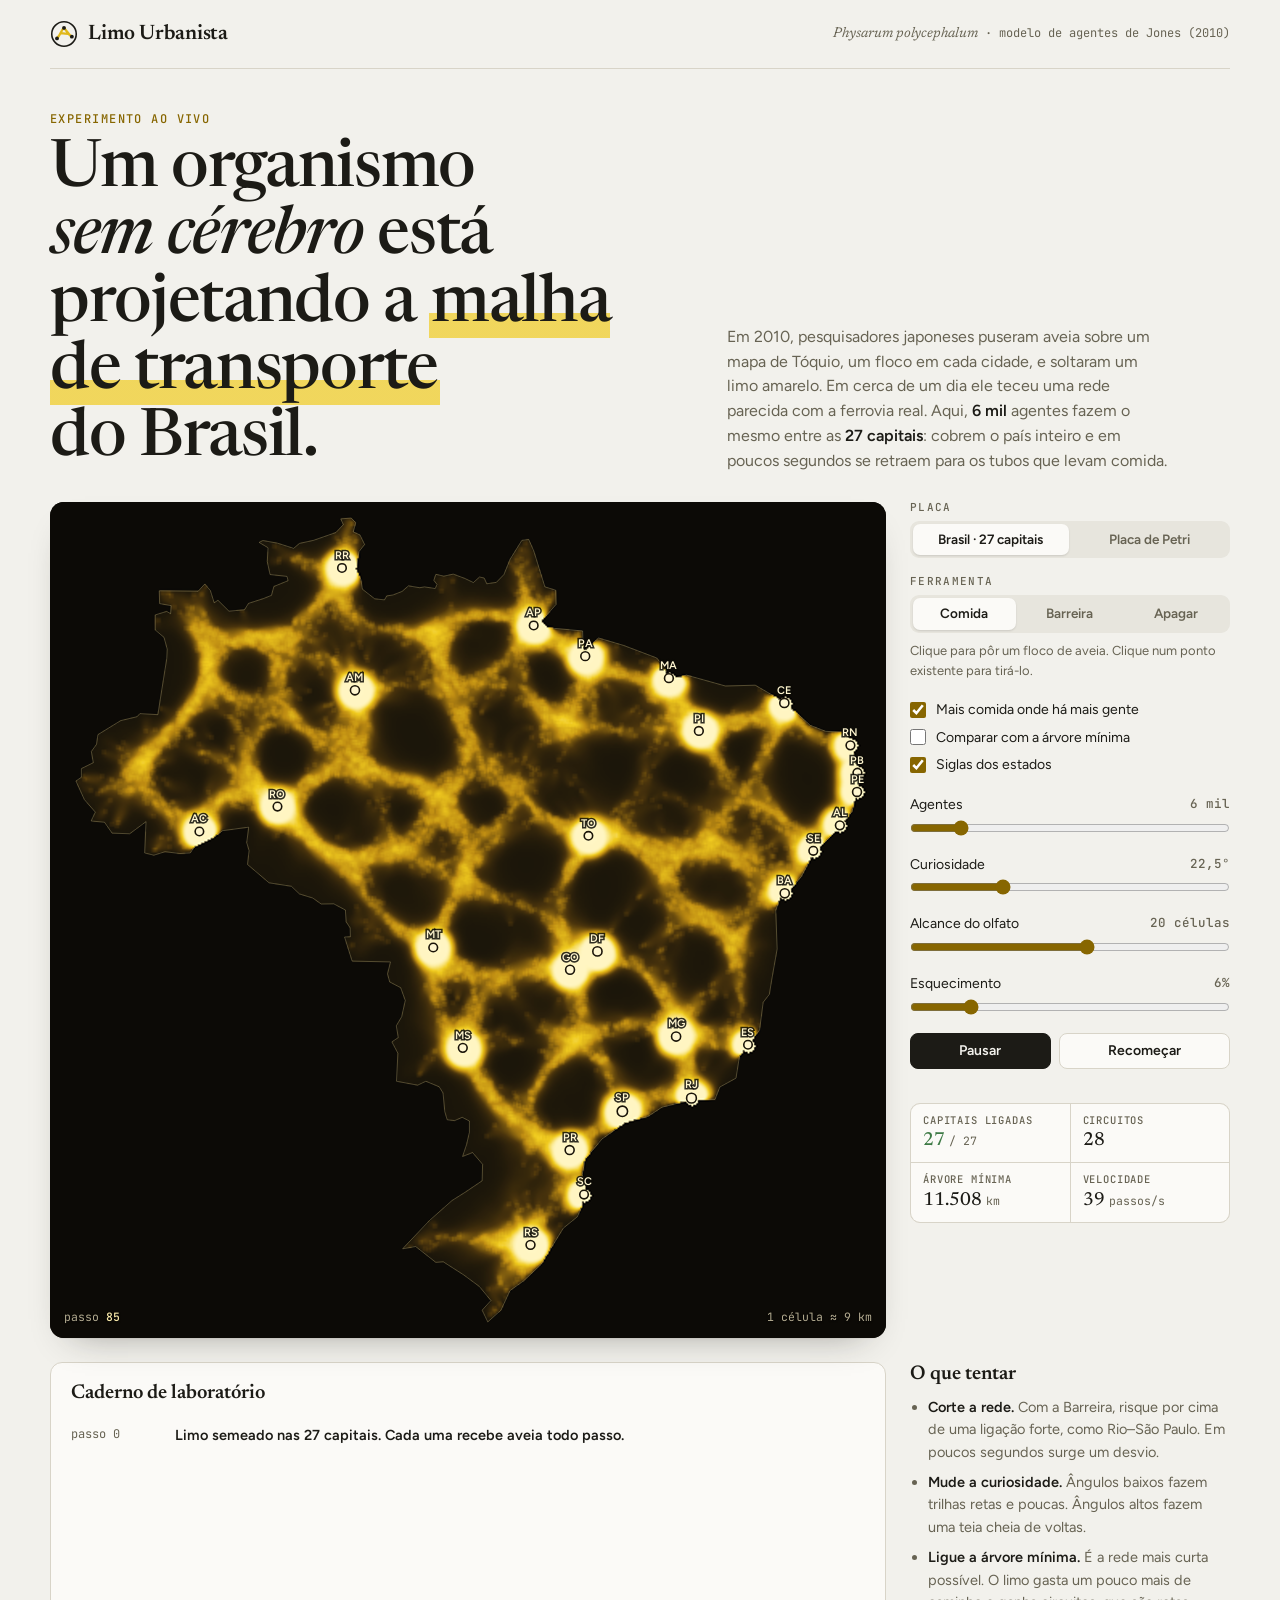
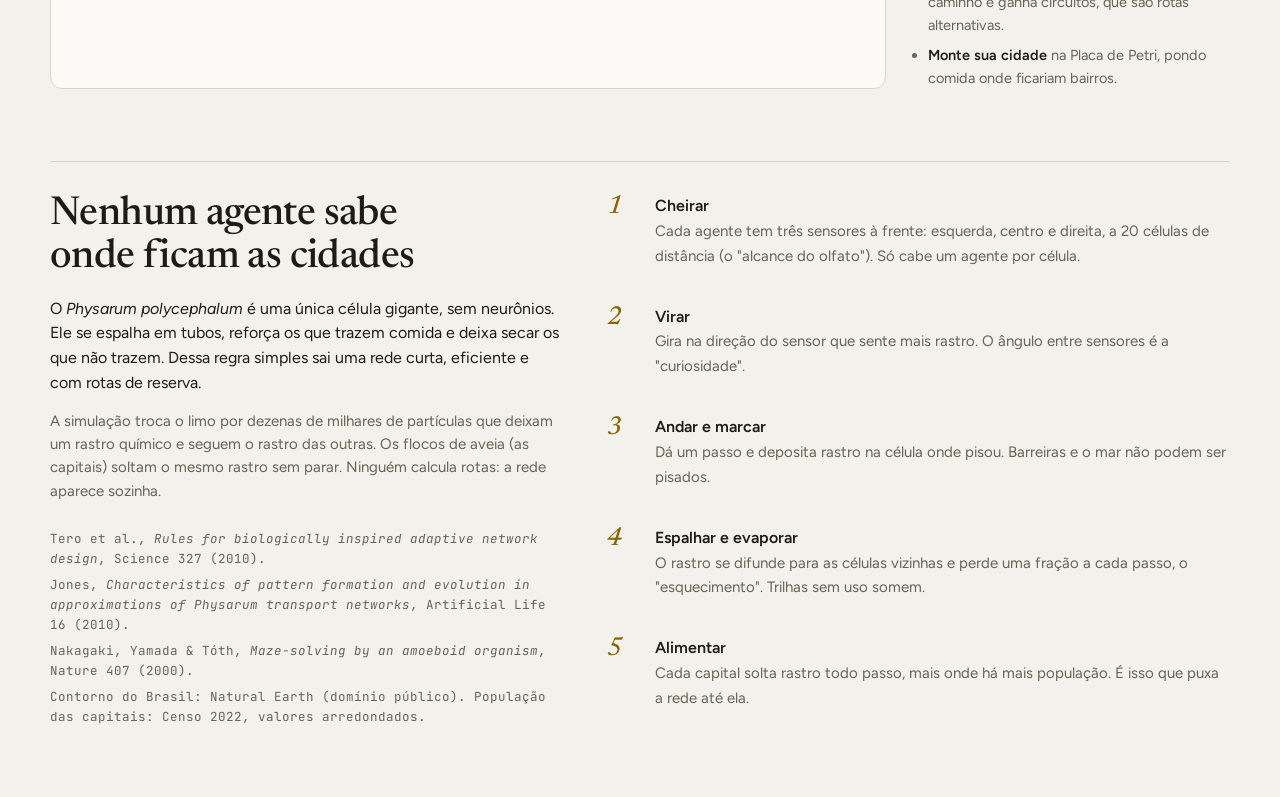
<file: limo/index.html>
<!doctype html>
<html lang="pt-BR">
<head>
<meta charset="utf-8">
<meta name="viewport" content="width=device-width, initial-scale=1, viewport-fit=cover">
<title>Limo Urbanista</title>
<meta name="description" content="Um organismo sem cérebro projeta a malha de transporte entre as 27 capitais do Brasil. Simulação do Physarum polycephalum no navegador.">
<link rel="preconnect" href="https://fonts.googleapis.com">
<link rel="preconnect" href="https://fonts.gstatic.com" crossorigin>
<link rel="stylesheet" href="https://fonts.googleapis.com/css2?family=Newsreader:ital,opsz,wght@0,6..72,500;0,6..72,600;1,6..72,500;1,6..72,600&family=Figtree:wght@400;500;600;700&family=JetBrains+Mono:wght@400;500&display=swap">
<style>
:root {
  --bg: #F2F1EC;
  --surface: #FBFAF7;
  --surface-2: #E7E5DD;
  --ink: #1C1B16;
  --muted: #676353;
  --line: #D8D4C8;
  --accent: #876600;
  --slime: #F0CB1F;
  --barrier: #B4492F;
  --good: #3D7A45;
  --agar: #17130A;
  --shadow: 0 1px 0 rgba(28,27,22,.04), 0 16px 36px -22px rgba(28,27,22,.45);
  --display: "Newsreader", "Iowan Old Style", "Palatino Linotype", Georgia, serif;
  --body: "Figtree", "Segoe UI", system-ui, -apple-system, sans-serif;
  --mono: "JetBrains Mono", ui-monospace, "SFMono-Regular", Menlo, Consolas, monospace;
}
@media (prefers-color-scheme: dark) {
  :root:not([data-theme="light"]) {
    color-scheme: dark;
    --bg: #11110E;
    --surface: #1A1A16;
    --surface-2: #24231E;
    --ink: #ECEAE1;
    --muted: #A5A090;
    --line: #302E27;
    --accent: #EDC83A;
    --barrier: #E07A5C;
    --good: #7FC08A;
    --shadow: 0 1px 0 rgba(0,0,0,.25), 0 18px 40px -20px rgba(0,0,0,.85);
  }
}
:root[data-theme="dark"] {
  color-scheme: dark;
  --bg: #11110E;
  --surface: #1A1A16;
  --surface-2: #24231E;
  --ink: #ECEAE1;
  --muted: #A5A090;
  --line: #302E27;
  --accent: #EDC83A;
  --barrier: #E07A5C;
  --good: #7FC08A;
  --shadow: 0 1px 0 rgba(0,0,0,.25), 0 18px 40px -20px rgba(0,0,0,.85);
}

* { box-sizing: border-box; }
html { -webkit-text-size-adjust: 100%; }
body {
  margin: 0; background: var(--bg); color: var(--ink);
  font: 400 16px/1.55 var(--body);
  padding-inline: 20px; padding-block: 0 64px;
}
[hidden] { display: none !important; }
button, input { font: inherit; color: inherit; }
:focus-visible { outline: 2px solid var(--accent); outline-offset: 2px; }
.wrap { max-width: 1180px; margin-inline: auto; }

.mast { display: flex; justify-content: space-between; align-items: center; gap: 16px; padding-block: 20px; border-bottom: 1px solid var(--line); }
.brand { display: flex; align-items: center; gap: 10px; font: 600 21px/1 var(--display); letter-spacing: -.01em; }
.brand svg { width: 28px; height: 28px; flex: none; }
.mast-note { font: 400 12px/1.3 var(--mono); color: var(--muted); text-align: right; }
.mast-note i { font-family: var(--display); font-size: 14px; }

.hero { display: grid; grid-template-columns: minmax(0, 1.25fr) minmax(0, 1fr); gap: 12px 48px; align-items: end; padding-block: 44px 28px; }
.eyebrow { grid-column: 1 / -1; margin: 0; font: 500 12px/1 var(--mono); letter-spacing: .12em; text-transform: uppercase; color: var(--accent); }
h1 { margin: 0; font: 500 clamp(36px, 5.4vw, 66px)/1.02 var(--display); letter-spacing: -.02em; text-wrap: balance; }
h1 em { font-style: italic; }
h1 .hl { background: linear-gradient(transparent 62%, color-mix(in srgb, var(--slime) 70%, transparent) 62%); padding-inline: 2px; }
.lede { margin: 0; color: var(--muted); max-width: 44ch; }
.lede b { color: var(--ink); font-weight: 600; }

/* ---------- stage ---------- */
.stage { display: grid; grid-template-columns: minmax(0, 1fr) 320px; gap: 24px; align-items: start; }
.dish {
  position: relative; border-radius: 14px; overflow: hidden;
  background: #0C0A06; box-shadow: var(--shadow);
  aspect-ratio: 1; width: 100%; max-width: 100%;
}
.dish canvas { position: absolute; inset: 0; width: 100%; height: 100%; display: block; touch-action: none; cursor: crosshair; }
.dish[data-tool="barrier"] canvas, .dish[data-tool="erase"] canvas { cursor: cell; }
.dish-hud {
  position: absolute; left: 14px; bottom: 12px; right: 14px; pointer-events: none;
  display: flex; justify-content: space-between; align-items: flex-end; gap: 12px;
  font: 400 11.5px/1.4 var(--mono); color: rgba(246,236,200,.72);
  text-shadow: 0 1px 2px rgba(0,0,0,.8);
}
.dish-hud b { color: #F6E7A8; font-weight: 500; }
.tip {
  position: absolute; pointer-events: none; transform: translate(-50%, calc(-100% - 14px));
  background: rgba(12,10,6,.92); color: #F6ECCB; border: 1px solid rgba(240,203,31,.35);
  font: 500 12px/1.35 var(--body); padding: 6px 9px; border-radius: 6px; white-space: nowrap;
}
.tip small { display: block; font: 400 11px/1.3 var(--mono); color: rgba(246,236,203,.7); }

.panel { display: grid; gap: 18px; }
.group { display: grid; gap: 8px; }
.glabel { font: 500 11px/1 var(--mono); letter-spacing: .12em; text-transform: uppercase; color: var(--muted); }
.seg { display: grid; grid-auto-flow: column; grid-auto-columns: 1fr; background: var(--surface-2); border-radius: 9px; padding: 3px; gap: 3px; }
.seg button {
  appearance: none; border: 0; background: transparent; cursor: pointer; border-radius: 7px;
  padding: 8px 6px; font: 600 13.5px/1.15 var(--body); color: var(--muted);
}
.seg button:hover { color: var(--ink); }
.seg button[aria-pressed="true"] { background: var(--surface); color: var(--ink); box-shadow: 0 1px 2px rgba(0,0,0,.12); }
.hint { margin: 0; font-size: 13px; color: var(--muted); }

.checks { display: grid; gap: 6px; }
.check { display: flex; align-items: center; gap: 10px; font-size: 14px; cursor: pointer; }
.check input { width: 16px; height: 16px; accent-color: var(--accent); margin: 0; }

.slider { display: grid; gap: 4px; }
.slider-top { display: flex; justify-content: space-between; font-size: 14px; }
.slider-top output { font: 500 12.5px/1.6 var(--mono); color: var(--muted); font-variant-numeric: tabular-nums; }
.slider input { width: 100%; accent-color: var(--accent); margin: 0; }

.buttons { display: flex; gap: 8px; flex-wrap: wrap; }
.btn {
  appearance: none; cursor: pointer; border-radius: 8px; border: 1px solid var(--line);
  background: var(--surface); padding: 10px 14px; font: 600 14px/1 var(--body); flex: 1 1 auto;
  transition: border-color .15s ease, background-color .15s ease;
}
.btn:hover { border-color: var(--ink); }
.btn-primary { background: var(--ink); color: var(--bg); border-color: var(--ink); }
.btn-primary:hover { background: var(--accent); border-color: var(--accent); color: var(--bg); }

.stats { display: grid; grid-template-columns: repeat(2, minmax(0,1fr)); gap: 1px; background: var(--line); border: 1px solid var(--line); border-radius: 10px; overflow: hidden; }
.stat { background: var(--surface); padding: 10px 12px; min-width: 0; }
.stat dt { font: 500 10.5px/1.2 var(--mono); letter-spacing: .08em; text-transform: uppercase; color: var(--muted); margin-bottom: 5px; }
.stat dd { margin: 0; font: 500 19px/1.1 var(--display); font-variant-numeric: tabular-nums lining-nums; }
.stat dd small { font: 400 11.5px/1 var(--mono); color: var(--muted); }
.stat dd.ok { color: var(--good); }

/* ---------- journal ---------- */
.journal { margin-top: 24px; display: grid; grid-template-columns: minmax(0, 1fr) 320px; gap: 24px; }
.log-card { background: var(--surface); border: 1px solid var(--line); border-radius: 12px; padding: 18px 20px; }
.log-card h2 { margin: 0 0 12px; font: 600 20px/1.2 var(--display); }
.log { list-style: none; margin: 0; padding: 0; display: grid; gap: 0; max-height: 260px; overflow-y: auto; }
.log li { display: grid; grid-template-columns: 92px minmax(0,1fr); gap: 12px; padding: 7px 0; border-top: 1px dashed var(--line); font-size: 14.5px; }
.log li:first-child { border-top: 0; }
.log time { font: 400 12px/1.7 var(--mono); color: var(--muted); font-variant-numeric: tabular-nums; }
.log li.key span { font-weight: 600; }
.log li.warn span { color: var(--barrier); }
.try { display: grid; gap: 10px; align-content: start; }
.try h2 { margin: 0; font: 600 20px/1.2 var(--display); }
.try ul { margin: 0; padding-left: 18px; display: grid; gap: 8px; color: var(--muted); font-size: 14.5px; }
.try b { color: var(--ink); font-weight: 600; }

/* ---------- science ---------- */
.science { margin-top: 72px; padding-top: 32px; border-top: 1px solid var(--line); display: grid; grid-template-columns: minmax(0, .9fr) minmax(0, 1.1fr); gap: 48px; }
.science h2 { margin: 0 0 16px; font: 500 clamp(28px, 3.4vw, 40px)/1.08 var(--display); letter-spacing: -.015em; text-wrap: balance; }
.science p { margin: 0 0 14px; max-width: 60ch; }
.science .muted { color: var(--muted); font-size: 15px; }
.rules { margin: 0; padding: 0; list-style: none; counter-reset: r; display: grid; gap: 14px; }
.rules li { counter-increment: r; display: grid; grid-template-columns: 36px minmax(0,1fr); gap: 12px; }
.rules li::before { content: counter(r); font: 500 26px/1 var(--display); font-style: italic; color: var(--accent); }
.rules b { display: block; font-weight: 600; }
.rules span { color: var(--muted); font-size: 15px; }
.refs { margin-top: 26px; font: 400 12.5px/1.6 var(--mono); color: var(--muted); }
.refs p { margin: 0 0 6px; max-width: none; }

@media (max-width: 920px) {
  .stage, .journal, .science, .hero { grid-template-columns: minmax(0,1fr); }
  .hero { padding-block: 32px 22px; }
}
@media (max-width: 460px) {
  body { padding-inline: 16px; }
  .mast-note { display: none; }
  .log li { grid-template-columns: 74px minmax(0,1fr); }
}
@media (prefers-reduced-motion: reduce) {
  * { transition: none !important; }
}
</style>
</head>
<body>
<div class="wrap">
  <header class="mast">
    <div class="brand">
      <svg viewBox="0 0 32 32" aria-hidden="true">
        <circle cx="16" cy="16" r="14" fill="none" stroke="currentColor" stroke-width="1.8"/>
        <path d="M8 21 C12 17, 13 11, 16 9 M16 9 C19 12, 21 17, 25 19 M13 15 C16 16, 19 15, 21 16" fill="none" stroke="#E0B81A" stroke-width="2.6" stroke-linecap="round"/>
        <circle cx="8" cy="21" r="2.2" fill="currentColor"/><circle cx="16" cy="9" r="2.2" fill="currentColor"/><circle cx="25" cy="19" r="2.2" fill="currentColor"/>
      </svg>
      Limo Urbanista
    </div>
    <div class="mast-note"><i>Physarum polycephalum</i> · modelo de agentes de Jones (2010)</div>
  </header>

  <section class="hero">
    <p class="eyebrow">Experimento ao vivo</p>
    <h1>Um organismo <em>sem cérebro</em> está projetando a <span class="hl">malha de transporte</span> do Brasil.</h1>
    <p class="lede">Em 2010, pesquisadores japoneses puseram aveia sobre um mapa de Tóquio, um floco em cada cidade, e soltaram um limo amarelo. Em cerca de um dia ele teceu uma rede parecida com a ferrovia real. Aqui, <b id="heroAgents">6 mil</b> agentes fazem o mesmo entre as <b>27 capitais</b>: cobrem o país inteiro e em poucos segundos se retraem para os tubos que levam comida.</p>
  </section>

  <section class="stage">
    <div class="dish" id="dish" data-tool="city">
      <canvas id="view" aria-label="Simulação do limo crescendo entre as cidades"></canvas>
      <div class="dish-hud" aria-hidden="true">
        <span id="hudLeft">passo <b>0</b></span>
        <span id="hudRight"></span>
      </div>
      <div class="tip" id="tip" hidden></div>
    </div>

    <div class="panel">
      <div class="group">
        <span class="glabel" id="lblMap">Placa</span>
        <div class="seg" role="group" aria-labelledby="lblMap">
          <button type="button" data-map="brasil" aria-pressed="true">Brasil · 27 capitais</button>
          <button type="button" data-map="petri" aria-pressed="false">Placa de Petri</button>
        </div>
      </div>

      <div class="group">
        <span class="glabel" id="lblTool">Ferramenta</span>
        <div class="seg" role="group" aria-labelledby="lblTool" id="tools">
          <button type="button" data-tool="city" aria-pressed="true">Comida</button>
          <button type="button" data-tool="barrier" aria-pressed="false">Barreira</button>
          <button type="button" data-tool="erase" aria-pressed="false">Apagar</button>
        </div>
        <p class="hint" id="toolHint">Clique para pôr um floco de aveia. Clique num ponto existente para tirá-lo.</p>
      </div>

      <div class="checks">
        <label class="check"><input type="checkbox" id="optPop" checked> Mais comida onde há mais gente</label>
        <label class="check"><input type="checkbox" id="optMst"> Comparar com a árvore mínima</label>
        <label class="check"><input type="checkbox" id="optLabels" checked> Siglas dos estados</label>
      </div>

      <div class="slider">
        <div class="slider-top"><label for="sAgents">Agentes</label><output id="oAgents" for="sAgents">6 mil</output></div>
        <input type="range" id="sAgents" min="2000" max="30000" step="500" value="6000">
      </div>
      <div class="slider">
        <div class="slider-top"><label for="sAngle">Curiosidade</label><output id="oAngle" for="sAngle">22,5°</output></div>
        <input type="range" id="sAngle" min="8" max="60" step="0.5" value="22.5">
      </div>
      <div class="slider">
        <div class="slider-top"><label for="sReach">Alcance do olfato</label><output id="oReach" for="sReach">20 células</output></div>
        <input type="range" id="sReach" min="5" max="32" step="1" value="20">
      </div>
      <div class="slider">
        <div class="slider-top"><label for="sDecay">Esquecimento</label><output id="oDecay" for="sDecay">6%</output></div>
        <input type="range" id="sDecay" min="2" max="25" step="1" value="6">
      </div>

      <div class="buttons">
        <button type="button" class="btn btn-primary" id="btnPause">Pausar</button>
        <button type="button" class="btn" id="btnReset">Recomeçar</button>
      </div>

      <dl class="stats">
        <div class="stat"><dt>Capitais ligadas</dt><dd id="stConn">0 <small>/ 27</small></dd></div>
        <div class="stat"><dt>Circuitos</dt><dd id="stLoops">0</dd></div>
        <div class="stat"><dt>Árvore mínima</dt><dd id="stMst">—</dd></div>
        <div class="stat"><dt>Velocidade</dt><dd id="stSpeed">— <small>passos/s</small></dd></div>
      </dl>
    </div>
  </section>

  <section class="journal">
    <div class="log-card">
      <h2>Caderno de laboratório</h2>
      <ol class="log" id="log" aria-live="polite"></ol>
    </div>
    <div class="try">
      <h2>O que tentar</h2>
      <ul>
        <li><b>Corte a rede.</b> Com a Barreira, risque por cima de uma ligação forte, como Rio–São Paulo. Em poucos segundos surge um desvio.</li>
        <li><b>Mude a curiosidade.</b> Ângulos baixos fazem trilhas retas e poucas. Ângulos altos fazem uma teia cheia de voltas.</li>
        <li><b>Ligue a árvore mínima.</b> É a rede mais curta possível. O limo gasta um pouco mais de caminho e ganha circuitos, que são rotas alternativas.</li>
        <li><b>Monte sua cidade</b> na Placa de Petri, pondo comida onde ficariam bairros.</li>
      </ul>
    </div>
  </section>

  <section class="science" aria-labelledby="sciTitle">
    <div>
      <h2 id="sciTitle">Nenhum agente sabe onde ficam as cidades</h2>
      <p>O <i>Physarum polycephalum</i> é uma única célula gigante, sem neurônios. Ele se espalha em tubos, reforça os que trazem comida e deixa secar os que não trazem. Dessa regra simples sai uma rede curta, eficiente e com rotas de reserva.</p>
      <p class="muted">A simulação troca o limo por dezenas de milhares de partículas que deixam um rastro químico e seguem o rastro das outras. Os flocos de aveia (as capitais) soltam o mesmo rastro sem parar. Ninguém calcula rotas: a rede aparece sozinha.</p>
      <div class="refs">
        <p>Tero et al., <i>Rules for biologically inspired adaptive network design</i>, Science 327 (2010).</p>
        <p>Jones, <i>Characteristics of pattern formation and evolution in approximations of Physarum transport networks</i>, Artificial Life 16 (2010).</p>
        <p>Nakagaki, Yamada &amp; Tóth, <i>Maze-solving by an amoeboid organism</i>, Nature 407 (2000).</p>
        <p>Contorno do Brasil: Natural Earth (domínio público). População das capitais: Censo 2022, valores arredondados.</p>
      </div>
    </div>
    <ol class="rules">
      <li><div><b>Cheirar</b><span>Cada agente tem três sensores à frente: esquerda, centro e direita, a 20 células de distância (o "alcance do olfato"). Só cabe um agente por célula.</span></div></li>
      <li><div><b>Virar</b><span>Gira na direção do sensor que sente mais rastro. O ângulo entre sensores é a "curiosidade".</span></div></li>
      <li><div><b>Andar e marcar</b><span>Dá um passo e deposita rastro na célula onde pisou. Barreiras e o mar não podem ser pisados.</span></div></li>
      <li><div><b>Espalhar e evaporar</b><span>O rastro se difunde para as células vizinhas e perde uma fração a cada passo, o "esquecimento". Trilhas sem uso somem.</span></div></li>
      <li><div><b>Alimentar</b><span>Cada capital solta rastro todo passo, mais onde há mais população. É isso que puxa a rede até ela.</span></div></li>
    </ol>
  </section>
</div>

<script>
(function () {
  'use strict';

  /* ================= dados ================= */
  // Natural Earth 110m (domínio público), [lon, lat]
  var BRASIL = [[-57.63,-30.22],[-56.29,-28.85],[-55.16,-27.88],[-54.49,-27.47],[-53.65,-26.92],[-53.63,-26.12],[-54.13,-25.55],[-54.63,-25.74],[-54.43,-25.16],[-54.29,-24.57],[-54.29,-24.02],[-54.65,-23.84],[-55.03,-24.0],[-55.4,-23.96],[-55.52,-23.57],[-55.61,-22.66],[-55.8,-22.36],[-56.47,-22.09],[-56.88,-22.28],[-57.94,-22.09],[-57.87,-20.73],[-58.17,-20.18],[-57.85,-19.97],[-57.95,-19.4],[-57.68,-18.96],[-57.5,-18.17],[-57.73,-17.55],[-58.28,-17.27],[-58.39,-16.88],[-58.24,-16.3],[-60.16,-16.26],[-60.54,-15.09],[-60.25,-15.08],[-60.26,-14.65],[-60.46,-14.35],[-60.5,-13.78],[-61.08,-13.48],[-61.71,-13.49],[-62.13,-13.2],[-62.8,-13.0],[-63.2,-12.63],[-64.32,-12.46],[-65.4,-11.57],[-65.32,-10.9],[-65.44,-10.51],[-65.34,-9.76],[-66.65,-9.93],[-67.17,-10.31],[-68.05,-10.71],[-68.27,-11.01],[-68.79,-11.04],[-69.53,-10.95],[-70.09,-11.12],[-70.55,-11.01],[-70.48,-9.49],[-71.3,-10.08],[-72.18,-10.05],[-72.56,-9.52],[-73.23,-9.46],[-73.02,-9.03],[-73.57,-8.42],[-73.99,-7.52],[-73.72,-7.34],[-73.72,-6.92],[-73.12,-6.63],[-73.22,-6.09],[-72.96,-5.74],[-72.89,-5.27],[-71.75,-4.59],[-70.93,-4.4],[-70.79,-4.25],[-69.89,-4.3],[-69.44,-1.56],[-69.42,-1.12],[-69.58,-0.55],[-70.02,-0.19],[-70.02,0.54],[-69.45,0.71],[-69.25,0.6],[-69.22,0.99],[-69.8,1.09],[-69.82,1.71],[-67.87,1.69],[-67.54,2.04],[-67.26,1.72],[-67.07,1.13],[-66.88,1.25],[-66.33,0.72],[-65.55,0.79],[-65.35,1.1],[-64.61,1.33],[-64.2,1.49],[-64.08,1.92],[-63.37,2.2],[-63.42,2.41],[-64.27,2.5],[-64.41,3.13],[-64.37,3.8],[-64.82,4.06],[-64.63,4.15],[-63.89,4.02],[-63.09,3.77],[-62.8,4.01],[-62.09,4.16],[-60.97,4.54],[-60.6,4.92],[-60.73,5.2],[-60.21,5.24],[-59.98,5.01],[-60.11,4.57],[-59.77,4.42],[-59.54,3.96],[-59.82,3.61],[-59.97,2.76],[-59.72,2.25],[-59.65,1.79],[-59.03,1.32],[-58.54,1.27],[-58.43,1.46],[-58.11,1.51],[-57.66,1.68],[-57.34,1.95],[-56.78,1.86],[-56.54,1.9],[-56.0,1.82],[-55.91,2.02],[-56.07,2.22],[-55.97,2.51],[-55.57,2.42],[-55.1,2.52],[-54.52,2.31],[-54.09,2.11],[-53.78,2.38],[-53.55,2.33],[-53.42,2.05],[-52.94,2.12],[-52.56,2.5],[-52.25,3.24],[-51.66,4.16],[-51.32,4.2],[-51.07,3.65],[-50.51,1.9],[-49.97,1.74],[-49.95,1.05],[-50.7,0.22],[-50.39,-0.08],[-48.62,-0.24],[-48.58,-1.24],[-47.82,-0.58],[-46.57,-0.94],[-44.91,-1.55],[-44.42,-2.14],[-44.58,-2.69],[-43.42,-2.38],[-41.47,-2.91],[-39.98,-2.87],[-38.5,-3.7],[-37.22,-4.82],[-36.45,-5.11],[-35.6,-5.15],[-35.24,-5.46],[-34.9,-6.74],[-34.73,-7.34],[-35.13,-9.0],[-35.64,-9.65],[-37.05,-11.04],[-37.68,-12.17],[-38.42,-13.04],[-38.67,-13.06],[-38.95,-13.79],[-38.88,-15.67],[-39.16,-17.21],[-39.27,-17.87],[-39.58,-18.26],[-39.76,-19.6],[-40.77,-20.9],[-40.94,-21.94],[-41.75,-22.37],[-41.99,-22.97],[-43.07,-22.97],[-44.65,-23.35],[-45.35,-23.8],[-46.47,-24.09],[-47.65,-24.89],[-48.5,-25.88],[-48.64,-26.62],[-48.47,-27.18],[-48.66,-28.19],[-48.89,-28.67],[-49.59,-29.22],[-50.7,-30.98],[-51.58,-31.78],[-52.26,-32.25],[-52.71,-33.2],[-53.37,-33.77],[-53.65,-33.2],[-53.21,-32.73],[-53.79,-32.05],[-54.57,-31.49],[-55.6,-30.85],[-55.97,-30.88],[-56.98,-30.11],[-57.63,-30.22]];

  // Capitais: UF, nome, lat, lon, população (milhares, Censo 2022 arredondado)
  var CAPITAIS = [
    ['AC','Rio Branco',-9.97,-67.81,364], ['AL','Maceió',-9.67,-35.74,957], ['AP','Macapá',0.03,-51.07,442],
    ['AM','Manaus',-3.12,-60.02,2063], ['BA','Salvador',-12.97,-38.50,2418], ['CE','Fortaleza',-3.73,-38.52,2428],
    ['DF','Brasília',-15.79,-47.88,2817], ['ES','Vitória',-20.32,-40.34,322], ['GO','Goiânia',-16.68,-49.25,1437],
    ['MA','São Luís',-2.53,-44.30,1037], ['MT','Cuiabá',-15.60,-56.10,650], ['MS','Campo Grande',-20.47,-54.62,898],
    ['MG','Belo Horizonte',-19.92,-43.94,2316], ['PA','Belém',-1.46,-48.49,1303], ['PB','João Pessoa',-7.12,-34.86,833],
    ['PR','Curitiba',-25.43,-49.27,1773], ['PE','Recife',-8.05,-34.88,1488], ['PI','Teresina',-5.09,-42.80,866],
    ['RJ','Rio de Janeiro',-22.91,-43.17,6211], ['RN','Natal',-5.79,-35.21,751], ['RS','Porto Alegre',-30.03,-51.23,1332],
    ['RO','Porto Velho',-8.76,-63.90,460], ['RR','Boa Vista',2.82,-60.67,413], ['SC','Florianópolis',-27.59,-48.55,537],
    ['SP','São Paulo',-23.55,-46.63,11451], ['SE','Aracaju',-10.91,-37.07,602], ['TO','Palmas',-10.18,-48.33,302]
  ];

  /* ================= estado ================= */
  var N = 520, W = N, H = N, SIZE = W * H;
  var trail = new Float32Array(SIZE), tmp = new Float32Array(SIZE);
  var base = new Uint8Array(SIZE);   // domínio (país ou placa)
  var mask = new Uint8Array(SIZE);   // domínio menos barreiras
  var occ = new Uint8Array(SIZE);    // no máximo um agente por célula (regra de Jones)
  var MAXA = 70000;
  var ax = new Float32Array(MAXA), ay = new Float32Array(MAXA), ah = new Float32Array(MAXA);
  var nA = 6000;
  var P = { sa: 22.5 * Math.PI / 180, so: 20, dep: 5, decay: 0.06, food: 250 };
  var TAU = Math.PI * 2;
  var mapName = 'brasil', cities = [], outline = null, kmPerCell = 1, unit = 'km';
  var tool = 'city', running = true, steps = 0;
  var showMst = false, showLabels = true, popWeight = true;

  var $ = function (id) { return document.getElementById(id); };
  var fmt = new Intl.NumberFormat('pt-BR');

  /* ================= geometria ================= */
  function projectBrasil() {
    var lonMin = 1e9, lonMax = -1e9, latMin = 1e9, latMax = -1e9;
    BRASIL.forEach(function (p) { lonMin = Math.min(lonMin, p[0]); lonMax = Math.max(lonMax, p[0]); latMin = Math.min(latMin, p[1]); latMax = Math.max(latMax, p[1]); });
    var k = Math.cos((latMin + latMax) / 2 * Math.PI / 180);
    var spanX = (lonMax - lonMin) * k, spanY = latMax - latMin, m = 10;
    var s = (N - 2 * m) / Math.max(spanX, spanY);
    var ox = (N - spanX * s) / 2, oy = (N - spanY * s) / 2;
    kmPerCell = 111.2 / s;
    return function (lon, lat) { return [ox + (lon - lonMin) * k * s, oy + (latMax - lat) * s]; };
  }
  function fillPolygon(pts) {
    for (var y = 0; y < H; y++) {
      var yc = y + 0.5, xs = [];
      for (var i = 0, j = pts.length - 1; i < pts.length; j = i++) {
        var a = pts[i], b = pts[j];
        if ((a[1] > yc) !== (b[1] > yc)) xs.push(a[0] + (yc - a[1]) / (b[1] - a[1]) * (b[0] - a[0]));
      }
      xs.sort(function (p, q) { return p - q; });
      for (var q = 0; q + 1 < xs.length; q += 2) {
        var x0 = Math.max(0, Math.ceil(xs[q] - 0.5)), x1 = Math.min(W - 1, Math.floor(xs[q + 1] - 0.5));
        for (var x = x0; x <= x1; x++) base[y * W + x] = 1;
      }
    }
  }
  function disk(cx, cy, r, fn) {
    var r2 = r * r;
    for (var dy = -Math.ceil(r); dy <= Math.ceil(r); dy++) for (var dx = -Math.ceil(r); dx <= Math.ceil(r); dx++) {
      if (dx * dx + dy * dy > r2) continue;
      var x = Math.round(cx) + dx, y = Math.round(cy) + dy;
      if (x >= 0 && y >= 0 && x < W && y < H) fn(y * W + x, x, y);
    }
  }

  function buildMap(name) {
    mapName = name;
    base.fill(0); trail.fill(0); tmp.fill(0);
    cities = [];
    if (name === 'brasil') {
      var proj = projectBrasil(); unit = 'km';
      outline = BRASIL.map(function (p) { return proj(p[0], p[1]); });
      fillPolygon(outline);
      var maxPop = 11451;
      CAPITAIS.forEach(function (c) {
        var xy = proj(c[3], c[2]);
        cities.push({ uf: c[0], name: c[1], x: xy[0], y: xy[1], lat: c[2], lon: c[3], pop: c[4], w: 0.55 + 0.45 * Math.sqrt(c[4] / maxPop) });
        disk(xy[0], xy[1], 4, function (i) { base[i] = 1; }); // capitais costeiras ficam dentro
      });
    } else {
      var R = N / 2 - 8; outline = null;
      kmPerCell = 90 / (2 * R); unit = 'mm'; // placa de Petri padrão: 90 mm
      disk(N / 2, N / 2, R, function (i) { base[i] = 1; });
      // 11 flocos bem espaçados
      var tries = 0;
      while (cities.length < 11 && tries++ < 2000) {
        var a = Math.random() * TAU, r = Math.sqrt(Math.random()) * (R - 26);
        var x = N / 2 + Math.cos(a) * r, y = N / 2 + Math.sin(a) * r;
        if (cities.every(function (c) { return Math.hypot(c.x - x, c.y - y) > 62; }))
          cities.push({ uf: '', name: 'Floco ' + (cities.length + 1), x: x, y: y, pop: 0, w: 0.8 });
      }
    }
    mask.set(base);
    seedAgents();
    steps = 0; conn = { count: 0, loops: 0, ids: [] }; milestones = {};
    mstCache = null;
    updateLabels();
  }

  function seedAgents() {
    // O limo começa cobrindo o território inteiro e vai se retraindo para as rotas que alimentam.
    occ.fill(0);
    for (var k = 0; k < nA; k++) placeAgent(k);
  }
  function placeAgent(k) {
    for (;;) {
      var i = (Math.random() * SIZE) | 0;
      if (mask[i] && !occ[i]) { occ[i] = 1; ax[k] = i % W + Math.random(); ay[k] = ((i / W) | 0) + Math.random(); ah[k] = Math.random() * TAU; return; }
    }
  }
  function setAgents(n) {
    var k;
    if (n > nA) for (k = nA; k < n; k++) placeAgent(k);
    else for (k = n; k < nA; k++) occ[(ay[k] | 0) * W + (ax[k] | 0)] = 0;
    nA = n;
  }

  /* ================= simulação ================= */
  var COS = new Float32Array(4096), SIN = new Float32Array(4096);
  for (var q = 0; q < 4096; q++) { COS[q] = Math.cos(q / 4096 * TAU); SIN[q] = Math.sin(q / 4096 * TAU); }
  var ANG = 4096 / TAU;

  function step() {
    var i, k;
    // comida
    for (var c = 0; c < cities.length; c++) {
      var ct = cities[c], amt = P.food * (popWeight ? ct.w * 1.35 : 1);
      disk(ct.x, ct.y, 3, function (idx) { if (mask[idx]) trail[idx] += amt; });
    }
    var sa = P.sa * ANG, ra = sa * 2, so = P.so, dep = P.dep, n = nA;
    for (k = 0; k < n; k++) {
      var x = ax[k], y = ay[k], h = ah[k] * ANG;
      var hc = h & 4095, hl = (h - sa) & 4095, hr = (h + sa) & 4095;
      var fc = sense(x + COS[hc] * so, y + SIN[hc] * so);
      var fl = sense(x + COS[hl] * so, y + SIN[hl] * so);
      var fr = sense(x + COS[hr] * so, y + SIN[hr] * so);
      if (fc > fl && fc > fr) { /* segue */ }
      else if (fc < fl && fc < fr) h += Math.random() < 0.5 ? -ra : ra;
      else if (fl < fr) h += ra;
      else if (fr < fl) h -= ra;
      var hi = h & 4095;
      var nx = x + COS[hi], ny = y + SIN[hi];
      var ix = nx | 0, iy = ny | 0, old = (y | 0) * W + (x | 0);
      if (nx >= 0 && ny >= 0 && ix < W && iy < H && mask[i = iy * W + ix] && (i === old || !occ[i])) {
        occ[old] = 0; occ[i] = 1;
        ax[k] = nx; ay[k] = ny; trail[i] += dep; ah[k] = hi / ANG;
      } else ah[k] = Math.random() * TAU;
    }
    // difusão 3x3 + evaporação
    var keep = (1 - P.decay) / 9;
    for (var yy = 1; yy < H - 1; yy++) {
      var row = yy * W;
      for (var xx = 1; xx < W - 1; xx++) {
        i = row + xx;
        if (!mask[i]) { tmp[i] = 0; continue; }
        tmp[i] = (trail[i - W - 1] + trail[i - W] + trail[i - W + 1] + trail[i - 1] + trail[i] + trail[i + 1] + trail[i + W - 1] + trail[i + W] + trail[i + W + 1]) * keep;
      }
    }
    var sw = trail; trail = tmp; tmp = sw;
    steps++;
  }
  function sense(x, y) {
    if (x < 0 || y < 0 || x >= W || y >= H) return -1e9;
    var i = (y | 0) * W + (x | 0);
    return mask[i] ? trail[i] : -1e9;
  }

  /* ================= rede: conexões e circuitos ================= */
  var THR = 2.5, WARMUP = 1200;
  var label = new Int32Array(SIZE), queue = new Int32Array(SIZE);
  var conn = { count: 0, loops: 0, ids: [] };
  function analyze() {
    label.fill(0);
    var comp = 0, qh, qt, i, j;
    // componentes da rede (rastro acima do limiar)
    for (i = 0; i < SIZE; i++) {
      if (label[i] || !mask[i] || trail[i] < THR) continue;
      comp++; label[i] = comp; qh = 0; qt = 0; queue[qt++] = i;
      while (qh < qt) {
        j = queue[qh++]; var x = j % W, y = (j / W) | 0;
        // vizinhança de 8 para a rede, de 4 para o fundo: assim um tubo diagonal fecha um circuito
        if (x > 0 && y > 0 && x < W - 1 && y < H - 1) {
          visitNet(j - 1, comp); visitNet(j + 1, comp); visitNet(j - W, comp); visitNet(j + W, comp);
          visitNet(j - W - 1, comp); visitNet(j - W + 1, comp); visitNet(j + W - 1, comp); visitNet(j + W + 1, comp);
        }
      }
    }
    function visitNet(n, c) { if (!label[n] && mask[n] && trail[n] >= THR) { label[n] = c; queue[qt++] = n; } }
    // qual componente cada cidade toca
    var tally = {}, cityComp = cities.map(function (ct) {
      var found = 0;
      disk(ct.x, ct.y, 4, function (idx) { if (!found && label[idx] > 0) found = label[idx]; });
      if (found) tally[found] = (tally[found] || 0) + 1;
      return found;
    });
    var best = 0, bestN = 0;
    for (var key in tally) if (tally[key] > bestN) { bestN = tally[key]; best = +key; }
    conn.count = bestN >= 2 ? bestN : 0;
    conn.ids = cityComp.map(function (c) { return best && c === best && bestN >= 2; });
    // circuitos = buracos do fundo cercados pela rede (sem tocar a borda do domínio)
    var loops = 0;
    for (i = 0; i < SIZE; i++) {
      if (label[i] !== 0 || !base[i]) continue;
      if (mask[i] && trail[i] >= THR) continue;
      var size = 0, open = false; label[i] = -1; qh = 0; qt = 0; queue[qt++] = i;
      while (qh < qt) {
        j = queue[qh++]; size++;
        var x2 = j % W, y2 = (j / W) | 0;
        if (x2 === 0 || y2 === 0 || x2 === W - 1 || y2 === H - 1) { open = true; continue; }
        var nb = [j - 1, j + 1, j - W, j + W];
        for (var t = 0; t < 4; t++) {
          var m = nb[t];
          if (!base[m]) { open = true; continue; }
          if (label[m] !== 0) continue;
          if (mask[m] && trail[m] >= THR) continue;
          label[m] = -1; queue[qt++] = m;
        }
      }
      if (!open && size >= 30) loops++;
    }
    conn.loops = loops;
  }

  /* ================= árvore mínima ================= */
  var mstCache = null;
  function haversine(a, b) {
    var R = 6371, dLat = (b.lat - a.lat) * Math.PI / 180, dLon = (b.lon - a.lon) * Math.PI / 180;
    var s = Math.sin(dLat / 2) ** 2 + Math.cos(a.lat * Math.PI / 180) * Math.cos(b.lat * Math.PI / 180) * Math.sin(dLon / 2) ** 2;
    return 2 * R * Math.asin(Math.sqrt(s));
  }
  function dist(a, b) { return a.lat != null && b.lat != null ? haversine(a, b) : Math.hypot(a.x - b.x, a.y - b.y) * kmPerCell; }
  function mst() {
    if (mstCache) return mstCache;
    var n = cities.length, inT = new Array(n).fill(false), d = new Array(n).fill(Infinity), par = new Array(n).fill(-1), edges = [], total = 0;
    if (!n) return (mstCache = { edges: [], total: 0 });
    d[0] = 0;
    for (var it = 0; it < n; it++) {
      var u = -1;
      for (var v = 0; v < n; v++) if (!inT[v] && (u < 0 || d[v] < d[u])) u = v;
      inT[u] = true;
      if (par[u] >= 0) { edges.push([par[u], u]); total += d[u]; }
      for (v = 0; v < n; v++) if (!inT[v]) { var dd = dist(cities[u], cities[v]); if (dd < d[v]) { d[v] = dd; par[v] = u; } }
    }
    return (mstCache = { edges: edges, total: total });
  }

  /* ================= desenho ================= */
  var view = $('view'), vctx = view.getContext('2d');
  var off = document.createElement('canvas'); off.width = W; off.height = H;
  var octx = off.getContext('2d'), img = octx.createImageData(W, H), px = new Uint32Array(img.data.buffer);
  function rgba(r, g, b, a) { return (a << 24) | (b << 16) | (g << 8) | r; }
  var LUT = new Uint32Array(256);
  (function () {
    // ágar escuro → ocre → amarelo do limo → quase branco
    var stops = [[0, 26, 21, 10], [0.18, 74, 52, 12], [0.45, 190, 140, 18], [0.72, 240, 203, 31], [1, 255, 246, 196]];
    for (var i = 0; i < 256; i++) {
      var t = i / 255, s = 0;
      while (s < stops.length - 2 && t > stops[s + 1][0]) s++;
      var a = stops[s], b = stops[s + 1], f = (t - a[0]) / (b[0] - a[0]);
      LUT[i] = rgba(Math.round(a[1] + (b[1] - a[1]) * f), Math.round(a[2] + (b[2] - a[2]) * f), Math.round(a[3] + (b[3] - a[3]) * f), 255);
    }
  })();
  var OUTSIDE = rgba(12, 10, 6, 255), BAR1 = rgba(110, 42, 26, 255), BAR2 = rgba(52, 22, 14, 255);
  function paint() {
    for (var i = 0; i < SIZE; i++) {
      if (mask[i]) {
        // curva suave: realça tubos finos sem estourar os grossos
        var v = trail[i] <= 0 ? 0 : 255 * (1 - Math.exp(-trail[i] / 12));
        px[i] = LUT[v | 0];
      } else if (base[i]) px[i] = (((i % W) + ((i / W) | 0)) % 6) < 2 ? BAR1 : BAR2;
      else px[i] = OUTSIDE;
    }
    octx.putImageData(img, 0, 0);

    var cw = view.width, ch = view.height, s = cw / W, dpr = view._dpr || 1;
    vctx.imageSmoothingEnabled = true; vctx.imageSmoothingQuality = 'high';
    vctx.drawImage(off, 0, 0, cw, ch);

    if (outline) {
      vctx.beginPath();
      outline.forEach(function (p, n) { n ? vctx.lineTo(p[0] * s, p[1] * s) : vctx.moveTo(p[0] * s, p[1] * s); });
      vctx.closePath(); vctx.strokeStyle = 'rgba(246,226,150,.28)'; vctx.lineWidth = 1 * dpr; vctx.stroke();
    } else {
      vctx.beginPath(); vctx.arc(cw / 2, ch / 2, (N / 2 - 8) * s, 0, TAU);
      vctx.strokeStyle = 'rgba(246,226,150,.28)'; vctx.lineWidth = 1.5 * dpr; vctx.stroke();
    }

    if (showMst) {
      var m = mst();
      vctx.save(); vctx.setLineDash([5 * dpr, 5 * dpr]); vctx.lineWidth = 1.6 * dpr; vctx.strokeStyle = 'rgba(140,220,255,.85)';
      m.edges.forEach(function (e) { var a = cities[e[0]], b = cities[e[1]]; vctx.beginPath(); vctx.moveTo(a.x * s, a.y * s); vctx.lineTo(b.x * s, b.y * s); vctx.stroke(); });
      vctx.restore();
    }

    vctx.textAlign = 'center'; vctx.textBaseline = 'middle';
    vctx.font = '600 ' + Math.round(10.5 * dpr) + 'px Figtree, system-ui, sans-serif';
    cities.forEach(function (c, n) {
      var r = (2.6 + 2.6 * c.w) * dpr, on = conn.ids[n], X = c.x * s, Y = c.y * s;
      vctx.beginPath(); vctx.arc(X, Y, r, 0, TAU);
      vctx.fillStyle = on ? '#FFF6D0' : 'rgba(12,10,6,.85)'; vctx.fill();
      vctx.lineWidth = 1.6 * dpr; vctx.strokeStyle = on ? '#1A1408' : '#F0CB1F'; vctx.stroke();
      if (hover === n) { vctx.beginPath(); vctx.arc(X, Y, r + 5 * dpr, 0, TAU); vctx.strokeStyle = 'rgba(255,246,208,.8)'; vctx.stroke(); }
      if (showLabels && c.uf) {
        var ly = Y - r - 8 * dpr;
        vctx.lineWidth = 3 * dpr; vctx.strokeStyle = 'rgba(12,10,6,.85)'; vctx.strokeText(c.uf, X, ly);
        vctx.fillStyle = on ? '#FFF6D0' : 'rgba(246,226,150,.75)'; vctx.fillText(c.uf, X, ly);
      }
    });
  }
  function resize() {
    var r = view.getBoundingClientRect(), dpr = Math.min(2, window.devicePixelRatio || 1);
    var w = Math.max(200, Math.round(r.width * dpr));
    if (view.width !== w) { view.width = w; view.height = w; view._dpr = dpr; }
  }
  window.addEventListener('resize', function () { resize(); paint(); });

  /* ================= loop ================= */
  var frame = 0, budget = 11, spf = 2, rateSteps = 0, rateT = performance.now(), sps = 0;
  function loop() {
    if (running) {
      var t0 = performance.now(), done = 0;
      while (done < spf) { step(); done++; }
      var dt = performance.now() - t0;
      // ajusta passos por quadro para caber no orçamento
      if (dt < budget * 0.7 && spf < 12) spf++; else if (dt > budget * 1.3 && spf > 1) spf--;
      rateSteps += done;
      frame++;
      if (frame % 20 === 0) { analyze(); onAnalyze(); }
    }
    var now = performance.now();
    if (now - rateT > 1000) { sps = rateSteps * 1000 / (now - rateT); rateSteps = 0; rateT = now; $('stSpeed').innerHTML = (running ? fmt.format(Math.round(sps)) : '0') + ' <small>passos/s</small>'; }
    paint();
    $('hudLeft').innerHTML = 'passo <b>' + fmt.format(steps) + '</b>';
    requestAnimationFrame(loop);
  }

  /* ================= caderno ================= */
  var milestones = {}, breakAt = null, stable = 0, cutRef = null, cutAt = 0;
  function log(text, cls) {
    var li = document.createElement('li'); if (cls) li.className = cls;
    li.innerHTML = '<time></time><span></span>';
    li.firstChild.textContent = 'passo ' + fmt.format(steps);
    li.lastChild.textContent = text;
    var ol = $('log'); ol.insertBefore(li, ol.firstChild);
    while (ol.children.length > 40) ol.removeChild(ol.lastChild);
  }
  function onAnalyze() {
    var total = cities.length;
    $('stConn').innerHTML = conn.count + ' <small>/ ' + total + '</small>';
    $('stConn').className = conn.count === total && total > 1 ? 'ok' : '';
    $('stLoops').textContent = fmt.format(conn.loops);
    if (steps < WARMUP) {
      if (!milestones.cover && steps > 150) { milestones.cover = true; log('O limo cobriu o território. Agora começa a abandonar o que não leva a comida.'); }
      return;
    }
    if (!milestones.prune) { milestones.prune = true; milestones.loops0 = conn.loops; log('Rede enxugada: sobraram ' + conn.loops + ' circuitos.'); }
    var allNow = conn.count === total && total > 1;
    stable = allNow ? stable + 1 : 0;
    if (allNow && stable >= 3) {
      if (!milestones.all) { milestones.all = true; log('Todos os ' + total + ' pontos ligados numa rede só.', 'key'); }
      if (breakAt != null) { log('Rede refeita ' + fmt.format(steps - breakAt) + ' passos depois do corte.', 'key'); breakAt = null; }
    }
    // efeito de um corte: compara com a rede de antes da barreira
    if (cutRef != null) {
      if (breakAt == null && conn.count < cutRef) { breakAt = steps; log('A barreira partiu a rede: ' + (cutRef - conn.count) + ' ponto(s) ficaram de fora.', 'warn'); }
      else if (breakAt != null && conn.count >= cutRef) { log('Rede refeita por outro caminho, ' + fmt.format(steps - breakAt) + ' passos depois do corte.', 'key'); cutRef = null; breakAt = null; }
      else if (breakAt == null && steps - cutAt > 400) { log('O corte não isolou ninguém: já havia rota alternativa.', 'key'); cutRef = null; }
    }
  }

  /* ================= interação ================= */
  var hover = -1, drawing = false, barrierLogged = false;
  function gridPos(e) {
    var r = view.getBoundingClientRect();
    return { x: (e.clientX - r.left) / r.width * W, y: (e.clientY - r.top) / r.height * H, cx: e.clientX - r.left, cy: e.clientY - r.top, s: r.width / W };
  }
  function cityAt(p) {
    var best = -1, bd = 1e9;
    cities.forEach(function (c, n) { var d = Math.hypot(c.x - p.x, c.y - p.y) * p.s; if (d < 12 && d < bd) { bd = d; best = n; } });
    return best;
  }
  function brush(p, erase) {
    disk(p.x, p.y, 4.5, function (i) {
      if (!base[i]) return;
      if (erase) mask[i] = 1; else { mask[i] = 0; trail[i] = 0; }
    });
    if (!erase) {
      // agentes presos dentro da barreira renascem em outro lugar
      for (var k = 0; k < nA; k++) { var i = (ay[k] | 0) * W + (ax[k] | 0); if (!mask[i]) { occ[i] = 0; placeAgent(k); } }
    }
  }
  view.addEventListener('pointerdown', function (e) {
    var p = gridPos(e);
    if (tool === 'city') {
      var n = cityAt(p);
      if (n >= 0) { var c = cities.splice(n, 1)[0]; log('Comida retirada de ' + c.name + '.'); hover = -1; }
      else {
        var i = (p.y | 0) * W + (p.x | 0);
        if (!mask[i]) { return; }
        var nm = mapName === 'brasil' ? 'Ponto novo ' + (cities.filter(function (c) { return !c.uf; }).length + 1) : 'Floco ' + (cities.length + 1);
        cities.push({ uf: '', name: nm, x: p.x, y: p.y, pop: 0, w: 0.75 });
        log(nm + ' adicionado.');
      }
      mstCache = null; milestones.all = cities.length > 0 && conn.count === cities.length; updateLabels(); analyze(); onAnalyze();
      return;
    }
    drawing = true; view.setPointerCapture(e.pointerId);
    brush(p, tool === 'erase');
    if (tool === 'barrier' && !barrierLogged) {
      barrierLogged = true; log('Barreira desenhada.');
      if (cutRef == null && steps >= WARMUP) { cutRef = conn.count; cutAt = steps; breakAt = null; }
    }
  });
  view.addEventListener('pointermove', function (e) {
    var p = gridPos(e);
    if (drawing) { brush(p, tool === 'erase'); return; }
    hover = cityAt(p);
    var tip = $('tip');
    if (hover >= 0) {
      var c = cities[hover];
      tip.innerHTML = '';
      tip.appendChild(document.createTextNode(c.name));
      var sm = document.createElement('small');
      sm.textContent = (c.pop ? fmt.format(c.pop * 1000) + ' hab. · ' : '') + (conn.ids[hover] ? 'ligada à rede' : 'ainda isolada');
      tip.appendChild(sm);
      tip.style.left = (c.x * p.s) + 'px'; tip.style.top = (c.y * p.s) + 'px'; tip.hidden = false;
    } else tip.hidden = true;
  });
  function endDraw() { drawing = false; barrierLogged = false; }
  view.addEventListener('pointerup', endDraw);
  view.addEventListener('pointercancel', endDraw);
  view.addEventListener('pointerleave', function () { if (!drawing) { hover = -1; $('tip').hidden = true; } });

  var HINTS = {
    city: 'Clique para pôr um floco de aveia. Clique num ponto existente para tirá-lo.',
    barrier: 'Arraste para desenhar um obstáculo: uma serra, um rio, um desastre. O limo não atravessa.',
    erase: 'Arraste sobre uma barreira para removê-la.'
  };
  $('tools').addEventListener('click', function (e) {
    var b = e.target.closest('button'); if (!b) return;
    tool = b.dataset.tool; $('dish').dataset.tool = tool;
    [].forEach.call(this.children, function (x) { x.setAttribute('aria-pressed', x === b); });
    $('toolHint').textContent = HINTS[tool];
  });
  document.querySelectorAll('[data-map]').forEach(function (b) {
    b.addEventListener('click', function () {
      document.querySelectorAll('[data-map]').forEach(function (x) { x.setAttribute('aria-pressed', x === b); });
      reset(b.dataset.map);
    });
  });
  function updateLabels() {
    var m = mst();
    $('stMst').innerHTML = cities.length > 1 ? fmt.format(Math.round(m.total)) + ' <small>' + unit + '</small>' : '—';
    $('optPop').disabled = mapName !== 'brasil'; $('optLabels').disabled = mapName !== 'brasil';
    $('hudRight').textContent = mapName === 'brasil' ? '1 célula ≈ ' + Math.round(kmPerCell) + ' km' : 'placa de Petri de 9 cm';
  }
  $('optMst').onchange = function () { showMst = this.checked; if (showMst) log('Árvore mínima sobreposta: ' + fmt.format(Math.round(mst().total)) + ' ' + unit + ' de trilho no total.'); };
  $('optLabels').onchange = function () { showLabels = this.checked; };
  $('optPop').onchange = function () { popWeight = this.checked; log(popWeight ? 'Comida proporcional à população.' : 'Mesma comida em todos os pontos.'); };

  function agentsLabel(n) { return fmt.format(Math.round(n / 1000)) + ' mil'; }
  $('sAgents').oninput = function () { setAgents(+this.value); $('oAgents').textContent = agentsLabel(nA); $('heroAgents').textContent = agentsLabel(nA); };
  $('sAngle').oninput = function () { P.sa = +this.value * Math.PI / 180; $('oAngle').textContent = String(+this.value).replace('.', ',') + '°'; };
  $('sReach').oninput = function () { P.so = +this.value; $('oReach').textContent = this.value + ' células'; };
  $('sReach').onchange = function () { log('Alcance do olfato: ' + this.value + ' células (' + fmt.format(Math.round(this.value * kmPerCell)) + ' ' + unit + ').'); };
  $('sDecay').oninput = function () { P.decay = +this.value / 100; $('oDecay').textContent = this.value + '%'; };
  $('sAngle').onchange = function () { log('Curiosidade ajustada para ' + $('oAngle').textContent + '.'); };
  $('sDecay').onchange = function () { log('Esquecimento ajustado para ' + this.value + '% por passo.'); };

  $('btnPause').onclick = function () { running = !running; this.textContent = running ? 'Pausar' : 'Continuar'; };
  $('btnReset').onclick = function () { reset(mapName); };

  function reset(name) {
    $('log').innerHTML = '';
    buildMap(name);
    breakAt = null; cutRef = null; stable = 0;
    log(name === 'brasil' ? 'Limo semeado nas 27 capitais. Cada uma recebe aveia todo passo.' : 'Placa de Petri com ' + cities.length + ' flocos de aveia.', 'key');
    running = true; $('btnPause').textContent = 'Pausar';
  }

  /* ================= início ================= */
  resize();
  reset('brasil');
  requestAnimationFrame(loop);
})();
</script>
</body>
</html>
</file>
<file: styles.css>
/* ============================================================
   GABRIEL JUSTE — link bio
   Direção: GRIFO — Editorial de Marcador

   REGRAS DE COR (não quebrar):
   1. O amarelo (#FFD429 / #F2B705) é SEMPRE superfície, nunca texto.
      Por isso não existe uma variável --text-yellow neste arquivo.
   2. Nunca colocar --ink sobre --purple sólido (2,35:1). O roxo sólido
      só carrega texto creme; a tinta verde vai sobre os tons --purple-mark.
   3. A sombra é semântica: "lip" duro sem blur = elemento clicável (.btn).
      Todo o resto usa as sombras suaves --air-*.
   ============================================================ */

:root{
  color-scheme: only light;

  /* --- superfícies --- */
  --bg:              #F7F1E4;   /* papel quente, fundo da página */
  --bg-alt:          #EFE4D0;   /* areia quente, faixa +2.500     */
  --surface:         #FFFCF5;   /* card / superfície interna      */

  /* --- tinta --- */
  --ink:             #10231B;   /* títulos + corpo                */
  --ink-2:           #3E5B4C;   /* texto secundário               */
  --ink-3:           #4A6558;   /* kickers, micro-linhas          */
  --cream-2:         #C3C7BA;   /* texto suave na faixa escura    */

  /* --- acentos --- */
  --purple:          #6B21E8;
  --purple-deep:     #5A16C9;
  --purple-lip:      #3B0E93;
  --purple-mark:     #C9B9F5;   /* grifo lilás, seguro para tinta */
  --purple-mark-lo:  #E4DAFB;   /* painéis das capas              */
  --yellow:          #FFD429;
  --yellow-deep:     #F2B705;
  --amber:           #A87400;   /* lip + borda do amarelo         */

  /* --- linhas --- */
  --line-soft:   rgba(16,35,27,.12);  /* decorativa               */
  --line-strong: #6D7F6E;             /* fio com contraste 3:1    */

  /* --- foco (trocado por superfície) --- */
  --focus: #5A16C9;

  /* --- tipografia --- */
  --font-display: ui-rounded, "SF Pro Rounded", "Hiragino Maru Gothic ProN",
    "Varela Round", "Nunito", "Quicksand", "Arial Rounded MT Bold",
    "Segoe UI Variable Display", "Segoe UI", "Trebuchet MS",
    system-ui, -apple-system, Roboto, "Helvetica Neue", Arial, sans-serif;

  --step--1: clamp(0.8125rem, 0.7917rem + 0.093vw, 0.875rem); /* 13→14  */
  --step-0:  clamp(1.0625rem, 1rem + 0.278vw, 1.25rem);       /* 17→20  */
  --step-1:  clamp(1.25rem, 1.125rem + 0.556vw, 1.625rem);    /* 20→26  */
  --step-2:  clamp(1.5rem, 1.2917rem + 0.926vw, 2.125rem);    /* 24→34  */
  --step-3:  clamp(2rem, 1.5rem + 2.222vw, 3.5rem);           /* 32→56  */
  --step-4:  clamp(2.75rem, 1.6667rem + 4.815vw, 6rem);       /* 44→96  */
  --step-5:  clamp(4.5rem, 3.1667rem + 5.926vw, 8.5rem);      /* 72→136 */

  /* --- espaço --- */
  --section-y: clamp(4rem, 2.2rem + 8vw, 8.5rem);
  --wrap: min(100% - 2.5rem, 68rem);
  --measure: 34rem;

  /* --- raios --- */
  --r-card: 28px;
  --r-chip: 999px;
  --r-focus: 6px;

  /* --- sombras suaves "air" (nunca em elementos clicáveis) --- */
  --air-1: 0 1px 2px rgba(16,35,27,.05), 0 14px 30px -16px rgba(16,35,27,.30);
  --air-2: 0 2px 4px rgba(16,35,27,.06), 0 26px 48px -20px rgba(16,35,27,.36);

  --ease: cubic-bezier(.2,.8,.3,1);
}

/* A página é um design claro e quente, assumido. Reafirmamos cada token
   sob preferência escura para que nenhum modo automático do navegador
   repinte a paleta em tons frios. */
@media (prefers-color-scheme: dark){
  :root{
    --bg:#F7F1E4; --bg-alt:#EFE4D0; --surface:#FFFCF5;
    --ink:#10231B; --ink-2:#3E5B4C; --ink-3:#4A6558; --cream-2:#C3C7BA;
    --purple:#6B21E8; --purple-deep:#5A16C9; --purple-lip:#3B0E93;
    --purple-mark:#C9B9F5; --purple-mark-lo:#E4DAFB;
    --yellow:#FFD429; --yellow-deep:#F2B705; --amber:#A87400;
    --line-soft:rgba(16,35,27,.12); --line-strong:#6D7F6E; --focus:#5A16C9;
  }
}

/* ============================================================
   BASE
   ============================================================ */
*,*::before,*::after{ box-sizing:border-box; }

html{ -webkit-text-size-adjust:100%; scroll-behavior:smooth; }

body{
  margin:0;
  background:var(--bg);
  color:var(--ink);
  font:400 var(--step-0)/1.62 var(--font-display);
  font-synthesis: weight;
  -webkit-font-smoothing:antialiased;
  -moz-osx-font-smoothing:grayscale;
  overflow-x:clip;
}

img,svg{ max-width:100%; }
/* hyphens:none porque título em português não pode quebrar com hífen
   ("Carros-séis"). O último recurso é overflow-wrap:anywhere, e tem de ser
   "anywhere", não "break-word": por especificação só "anywhere" entra no
   cálculo de min-content. Com "break-word" o grifo (um inline-block) media
   a palavra inteira, não cabia na coluna e vazava da tela quando o usuário
   aumentava o texto do navegador; a quebra só acontece quando a palavra
   realmente não cabe, então nada muda no tamanho normal. */
h1,h2,h3{ margin:0; hyphens:none; text-wrap:balance; overflow-wrap:anywhere; }
p{ margin:0; hyphens:auto; -webkit-hyphens:auto; max-width:var(--measure); }
ul{ margin:0; padding:0; }

:focus-visible{
  outline:3px solid var(--focus);
  outline-offset:3px;
  border-radius:var(--r-focus);
}
/* <main tabindex="-1"> só existe para receber o foco do link "pular para
   o conteúdo"; não é um controle, então não desenha anel. */
[tabindex="-1"]:focus{ outline:none; }

.wrap{ width:var(--wrap); margin-inline:auto; }

/* Fora da tela por transform, nunca por left:-9999px — um deslocamento
   negativo entra no scrollWidth do documento e cria rolagem horizontal
   fantasma no celular. */
.skip{
  position:absolute; left:0; top:0; z-index:999;
  display:inline-flex; align-items:center;
  min-height:56px; padding:0 1.5rem; margin:1rem;
  background:var(--bg); color:var(--ink);
  border-radius:var(--r-chip);
  font:700 var(--step-0)/1 var(--font-display);
  text-decoration:none;
  /* sem largura travada: com a fonte-base grande do usuário um nowrap de
     56px de altura passava da tela e alargava o documento */
  max-width:calc(100% - 2rem);
  box-shadow:0 4px 0 0 var(--yellow), var(--air-1);
  transform:translateY(-160%);
  transition:transform .16s var(--ease);
}
.skip:focus{ transform:translateY(0); }

/* ============================================================
   TIPOGRAFIA POR PAPEL
   Uma única família. Os papéis se separam por escala, peso e
   entreletra — nunca por um segundo tipo.
   ============================================================ */
.kicker{
  font:700 var(--step--1)/1.2 var(--font-display);
  letter-spacing:.18em; text-transform:uppercase;
  color:var(--ink-3); margin:0;
}
.wordmark{ font:700 var(--step-1)/1 var(--font-display); letter-spacing:.005em; }
h1{ font:700 var(--step-4)/0.96 var(--font-display); letter-spacing:-.035em; max-width:13ch; }
h2{ font:700 var(--step-3)/1.04 var(--font-display); letter-spacing:-.03em; max-width:18ch; }
h3{ font:700 var(--step-2)/1.12 var(--font-display); letter-spacing:-.02em; max-width:20ch; }
.lead{ font:500 var(--step-1)/1.45 var(--font-display); letter-spacing:-.01em; max-width:32ch; color:var(--ink-2); }
.micro{ font:400 var(--step--1)/1.5 var(--font-display); color:var(--ink-3); }
blockquote{ font:500 var(--step-1)/1.45 var(--font-display); letter-spacing:-.01em; max-width:30ch; margin:0; }
.cite{
  display:block;
  font:700 var(--step--1)/1.4 var(--font-display);
  letter-spacing:.14em; text-transform:uppercase;
  color:var(--ink-3);
}

/* ============================================================
   1. BOTÕES — pílula, "lip" duro sem blur, com curso de pressão real
   Escolhemos a sombra dura deslocada em vez da elevação difusa:
   (a) uma sombra cinza borrada sobre o creme #F7F1E4 vira névoa e
       deixa o papel quente encardido; o lip sólido mantém o fundo
       limpo até a borda da pílula;
   (b) o lip dá uma pressão física 1:1 — o botão anda exatamente a
       altura do próprio lip e encosta no papel, o que se sente no
       celular, onde está a maior parte do tráfego;
   (c) é linguagem de impressão/adesivo, a mesma dos grifos.
   ============================================================ */
.btn{
  --lip: 6px;
  --lip-hover: 9px;
  --lip-color: var(--purple-lip);
  --btn-bg: var(--purple);
  --btn-ink: var(--surface);

  display:inline-flex; align-items:center; justify-content:center; gap:.55em;
  min-height:56px; padding:1rem 2rem;
  border:0; border-radius:var(--r-chip);
  background:var(--btn-bg); color:var(--btn-ink);
  font:700 var(--step-0)/1 var(--font-display); letter-spacing:-.005em;
  text-decoration:none; text-align:center; cursor:pointer;
  max-width:100%;
  -webkit-tap-highlight-color:transparent;
  box-shadow: 0 var(--lip) 0 0 var(--lip-color),
              0 10px 18px -12px rgba(16,35,27,.45);
  transform: translateY(0);
  transition: transform .16s var(--ease), box-shadow .16s var(--ease),
              background-color .16s linear;
}
@media (hover:hover){
  .btn:hover{
    transform: translateY(-3px);
    box-shadow: 0 var(--lip-hover) 0 0 var(--lip-color),
                0 16px 24px -14px rgba(16,35,27,.5);
  }
}
.btn:active{
  transform: translateY(var(--lip));
  box-shadow: 0 0 0 0 var(--lip-color), 0 2px 4px -3px rgba(16,35,27,.5);
  transition-duration:.07s;
}
.btn:focus-visible{ outline:3px solid var(--focus); outline-offset:4px; }

.btn__arrow{ width:1em; height:1em; flex:none; transition:transform .16s var(--ease); }
@media (hover:hover){
  .btn--card:hover .btn__arrow{ transform:translateX(3px); }
}

/* PRIMÁRIO — creme sobre roxo 6,81:1 | preenchimento vs página 6,20:1 */
.btn--primary{ --btn-bg:var(--purple); --btn-ink:var(--surface); --lip-color:var(--purple-lip); }
@media (hover:hover){ .btn--primary:hover{ --btn-bg:var(--purple-deep); } } /* 8,56:1 */

/* SECUNDÁRIO — tinta sobre amarelo 11,50:1. O amarelo tem só 1,27:1
   contra a página, então esta é a única variante com borda: 2px de
   --amber dão um limite de 3,61:1 em todo o contorno (WCAG 1.4.11). */
.btn--secondary{
  --btn-bg:var(--yellow); --btn-ink:var(--ink); --lip-color:var(--amber);
  border:2px solid var(--amber); padding:calc(1rem - 2px) calc(2rem - 2px);
}
@media (hover:hover){ .btn--secondary:hover{ --btn-bg:var(--yellow-deep); } } /* 9,04:1 */

/* CARD — a pílula de tinta com o lip amarelo. Essa faixa amarela sob
   os cinco CTAs é a listra que o olho encontra ao descer a grade. */
.btn--card{
  --btn-bg:var(--ink); --btn-ink:var(--surface); --lip-color:var(--yellow);
  --lip:4px; --lip-hover:6px;
  min-height:52px; padding:.875rem 1.5rem;
}

/* CREME — sobre a faixa escura do rodapé. */
.btn--cream{
  --btn-bg:var(--bg); --btn-ink:var(--ink); --lip-color:var(--yellow);
  --lip:5px; --lip-hover:8px;
  min-height:52px; padding:.875rem 1.35rem;
  font-size:var(--step--1); letter-spacing:.02em;
}

/* LINK DE TEXTO — o terceiro caminho, não é pílula. Alvo de 44px. */
.link-t{
  display:inline-flex; align-items:center; gap:.4em;
  min-height:44px; padding:.25rem 0;
  font:700 var(--step-0)/1 var(--font-display); color:var(--ink);
  text-decoration:underline; text-decoration-thickness:2px;
  text-underline-offset:.3em; text-decoration-color:var(--line-strong);
  transition:text-decoration-color .16s linear;
}
@media (hover:hover){ .link-t:hover{ text-decoration-color:var(--purple); } }
.link-t:focus-visible{ outline:3px solid var(--focus); outline-offset:4px; border-radius:var(--r-focus); }

@media (max-width:559px){ .cta-row .btn{ width:100%; } }

/* ============================================================
   2. O GRIFO — a assinatura da página
   MARCAÇÃO OBRIGATÓRIA: <span class="grifo"><span>palavra</span></span>
   O span interno não é opcional: sem ele o traço cobre o texto.
   --sweep vale 1 por padrão, então sem JS o grifo já aparece desenhado.
   ============================================================ */
.grifo{ position:relative; display:inline-block; }
.grifo > span{ position:relative; z-index:1; }
.grifo::before{
  content:""; position:absolute; z-index:0;
  left:-.14em; right:-.14em; bottom:.04em; height:.48em;
  background:var(--yellow);
  border-radius:.34em .26em .3em .38em / .55em .42em .6em .45em;
  transform: rotate(-.7deg) scaleX(var(--sweep,1));
  transform-origin:left center;
  transition: transform .55s cubic-bezier(.22,.9,.28,1);
  transition-delay: calc(var(--i,0) * 90ms);
}
.grifo--lilas::before{ background:var(--purple-mark); }  /* tinta sobre ele = 9,19:1 */
/* O sublinhado marca frases longas, que quebram em duas linhas no
   celular. Um ::before absoluto sobre um inline-block não consegue
   acompanhar isso — o inline-block estica para a coluna inteira e o
   traço vira uma barra solta embaixo da última linha. Aqui o traço é um
   fundo do próprio texto em linha, com box-decoration-break:clone, então
   cada pedaço da frase ganha o seu. --sweep continua controlando a
   animação, agora pela largura do fundo. */
.grifo--sublinha{
  display:inline;
  padding-bottom:.08em;
  background-image:linear-gradient(var(--yellow),var(--yellow));
  background-repeat:no-repeat;
  background-position:0 100%;
  background-size:calc(var(--sweep,1) * 100%) .22em;
  box-decoration-break:clone; -webkit-box-decoration-break:clone;
  transition:background-size .55s cubic-bezier(.22,.9,.28,1);
  transition-delay:calc(var(--i,0) * 90ms);
}
.grifo--sublinha::before{ content:none; }
/* Dentro da faixa escura a palavra grifada vira tinta (11,50:1 sobre o
   amarelo). Como o fundo também é escuro, o traço precisa cobrir a
   palavra inteira: com a altura normal de marca-texto (.48em) só a
   metade de baixo ficaria sobre o amarelo e o topo das letras sumiria
   contra o verde escuro. Aqui o grifo vira uma tarja cheia. */
.band--dark .grifo > span{ color:var(--ink); }
.band--dark .grifo::before{
  height:1.14em; bottom:-.15em; left:-.2em; right:-.2em;
}

/* bloco roxo sólido: só texto creme — tinta sobre roxo é 2,35:1 */
.bloco{
  background:var(--purple); color:var(--surface);       /* 6,81:1 */
  padding:.02em .18em .09em; border-radius:.16em;
  box-decoration-break:clone; -webkit-box-decoration-break:clone;
}

/* ============================================================
   3. TOPO
   ============================================================ */
.topo{ padding-block: clamp(1.5rem,1rem + 1.6vw,2.5rem) 0; }
.logo{
  display:inline-flex; align-items:center; gap:.65rem;
  min-height:44px; text-decoration:none; color:var(--ink);
}
.logo__mark{ flex:none; }
.topo .kicker{ margin-top:.4rem; margin-left:calc(40px + .65rem); }

/* ============================================================
   4. HERO
   ============================================================ */
.hero{ padding-block: clamp(2.5rem,1.5rem + 3vw,4.5rem) var(--section-y); }
/* A medida de leitura continua nos próprios parágrafos (--measure, 32ch,
   46ch). A coluna é um pouco mais larga só para os dois botões caberem
   lado a lado no desktop — presos a 34rem eles quebravam em duas linhas. */
.hero .col{ max-width:40rem; }
.hero .lead{ margin-top:1.25rem; }
.instrucao{ margin-top:1.5rem; color:var(--ink); max-width:46ch; }
.cta-row{ display:flex; flex-wrap:wrap; gap:1rem; margin-top:2rem; }
@media (max-width:559px){ .cta-row{ gap:.75rem; } }
.hero .micro{ margin-top:1.25rem; }
.hero .link-t{ margin-top:1.5rem; }

/* ============================================================
   5. FAIXAS + BLOCO DE PROVA SOCIAL (+2.500)
   ============================================================ */
.band{ padding-block: var(--section-y); }
.band--sand{ background:var(--bg-alt); padding-bottom:0; }
.band--sand > .wrap{ padding-bottom:var(--section-y); border-bottom:1px solid var(--line-soft); }
.band--dark{ background:var(--ink); color:var(--bg); --focus:var(--yellow); } /* 14,60:1 */
.band--dark p{ color:var(--cream-2); }                                        /* 9,54:1 */

.stat{
  display:grid; gap:clamp(2rem,1rem + 3vw,3.5rem);
  grid-template-columns:1fr; align-items:start;
  margin-top:1.25rem;
}
@media (min-width:900px){
  .stat{
    grid-template-columns:minmax(0,1.05fr) minmax(0,1fr);
    gap:clamp(2rem,1rem + 4vw,4rem);
  }
}
.stat > *{ min-width:0; }
.stat__head{ margin:0; max-width:none; }
.stat__num{
  display:block; color:var(--ink);                         /* 13,05:1 na areia */
  font:700 var(--step-5)/0.82 var(--font-display);
  /* Teto contra a largura da tela, além do teto em rem. O piso de
     --step-5 é 4.5rem e cresce junto com a fonte-base do usuário,
     enquanto a coluna continua presa à viewport: sem este min() o
     número mais importante da página é cortado quando alguém aumenta o
     texto do navegador. Longhand DEPOIS do atalho font: — dentro do
     atalho, math-function seguida de barra tem histórico de bug de
     parsing no WebKit, e ali a falha derrubaria a fonte inteira. */
  font-size:min(var(--step-5), 19vw);
  letter-spacing:-.05em; font-variant-numeric: lining-nums tabular-nums;
  margin-left:-.055em;
}
.stat__word{
  display:inline-block; margin-top:.15em;
  font:700 var(--step-3)/1.04 var(--font-display);
  letter-spacing:-.03em; color:var(--ink);
}
.stat__support{ margin-top:1.25rem; color:var(--ink-2); max-width:34ch; }   /* 5,94:1 */
.stat__mini{
  list-style:none; margin:1.5rem 0 0; padding:0;
  /* Separados por espaço, não por glifo: qualquer "·" — antes ou depois
     do item — fica pendurado na ponta da linha quando a lista quebra. */
  display:flex; flex-wrap:wrap; gap:.35rem 1.6rem;
  font:700 var(--step--1)/1.4 var(--font-display);
  letter-spacing:.14em; text-transform:uppercase; color:var(--ink-3);        /* 5,06:1 */
}
.stat__quote{ position:relative; padding-left:1.6em; }
.stat__quote::before{
  content:"\201C" / ""; position:absolute; left:0; top:-.18em;
  font:700 3.5em/1 var(--font-display); color:var(--ink);
  opacity:.22; pointer-events:none;
}
.stat__quote .cite{ margin-top:1rem; }

/* ============================================================
   6. CURSOS E MATERIAIS
   ============================================================ */
.cursos{ padding-block: var(--section-y); }
.cursos h2{ margin-top:.75rem; }
.cursos__sub{ margin-top:1rem; color:var(--ink-2); max-width:52ch; }

.cards{
  list-style:none; margin:clamp(2.5rem,1.5rem + 3vw,3.5rem) 0 0; padding:0;
  display:grid; gap:clamp(1.25rem,.6rem + 2.6vw,2.25rem);
  grid-template-columns:1fr;
}
.cards > *{ min-width:0; }
@media (min-width:700px){ .cards{ grid-template-columns:repeat(2,minmax(0,1fr)); } }
@media (min-width:1000px){
  .cards{ grid-template-columns:repeat(6,minmax(0,1fr)); }
  .card{ grid-column:span 2; }
  /* A segunda fila tem duas peças. Em vez de alargá-las, empurramos a
     primeira uma coluna para dentro: a fila fica centrada e os cinco
     cards ficam com a mesma largura — o que importa porque a arte das
     capas escala com a caixa, e larguras diferentes fariam a marca do
     grifo e as espessuras de traço mudarem de tamanho entre as filas. */
  .cards > li:nth-child(4){ grid-column:2 / span 2; }
}

.card{
  position:relative; display:flex; flex-direction:column;
  background:var(--surface);
  border:1px solid var(--line-soft);
  border-radius:var(--r-card);
  box-shadow:var(--air-1);
  transition: transform .22s var(--ease), box-shadow .22s var(--ease);
}
.card > article{ display:flex; flex-direction:column; flex:1; }
@media (hover:hover){
  .card:hover{ transform:translateY(-4px); box-shadow:var(--air-2); }
}
.card:focus-within{ box-shadow:var(--air-2); }

/* O recorte fica na capa, não no card. No card, um overflow:clip também
   cortaria o título e o botão quando o usuário aumenta o tamanho do
   texto — e sem barra de rolagem, ou seja, conteúdo perdido. A capa é a
   única coisa que precisa ser recortada (a arte sangra de propósito). */
.card__cover{
  position:relative; display:block; aspect-ratio:5/4;
  border-radius:calc(var(--r-card) - 1px) calc(var(--r-card) - 1px) 0 0;
  overflow:hidden;
  border-bottom:1px solid var(--line-strong);   /* 3,97:1 sobre a superfície */
  background:var(--cover-bg,var(--surface));
}
.card__cover > svg{ display:block; width:100%; height:100%; }

.card__body{
  display:flex; flex-direction:column; align-items:flex-start; gap:.7rem;
  padding:clamp(1.5rem,1rem + 1.4vw,2rem); flex:1;
}
/* align-items:flex-start dimensiona cada filho pelo próprio max-content, e
   um teto em ch cresce junto com a fonte. Sem o min(...,100%) o título
   vazava para fora do card assim que o usuário aumentava o texto. */
.card__body > *{ max-width:100%; }
.card__body h3{ max-width:min(22ch,100%); }
.card__desc{
  color:var(--ink-2); font-size:var(--step-0); line-height:1.55;
  max-width:min(38ch,100%); margin-bottom:.4rem;
}
.card .btn--card{ margin-top:auto; width:100%; }
@media (min-width:700px){ .card .btn--card{ width:auto; } }

/* O selo "MAIS VENDIDO" é o único corte-beijo da página: um anel creme
   de 3px entre o preenchimento amarelo e a capa roxa, que dá ao selo um
   limite de 6,81:1. Não é clicável, então não recebe lip. */
.card__badge{
  position:absolute; top:14px; left:14px; z-index:2;
  display:inline-block; padding:.42em .85em;
  background:var(--yellow); color:var(--ink);          /* 11,50:1 */
  border-radius:var(--r-chip);
  font:700 var(--step--1)/1 var(--font-display);
  letter-spacing:.14em; text-transform:uppercase;
  box-shadow:0 0 0 3px var(--surface);
}

/* ============================================================
   7. RODAPÉ
   ============================================================ */
.rodape__grid{ display:flex; flex-wrap:wrap; gap:clamp(2rem,1rem + 4vw,4rem); }
.rodape__left{ flex:1 1 22rem; min-width:0; }
.rodape__left h2{ color:var(--bg); }
.rodape__left p{ margin-top:1rem; max-width:34ch; }
.rodape__right{
  flex:1 1 20rem; min-width:0;
  display:flex; flex-direction:column; gap:1.25rem; align-items:flex-start;
}
.rodape__right > *{ max-width:100%; }
.contatos{ list-style:none; display:flex; flex-wrap:wrap; gap:.75rem; }
.rodape__bottom{
  flex-basis:100%;
  display:flex; flex-wrap:wrap; align-items:center;
  justify-content:space-between; gap:1rem;
  margin-top:clamp(2.5rem,4vw,4rem);
  padding-top:1.5rem;
  border-top:1px solid rgba(247,241,228,.16);
}
.rodape__bottom .wordmark{ font-size:var(--step-0); color:var(--bg); }
.rodape__bottom .micro{ color:var(--cream-2); margin:0; }

/* ============================================================
   8. MOVIMENTO REDUZIDO + CORES FORÇADAS
   ============================================================ */
@media (prefers-reduced-motion: reduce){
  html{ scroll-behavior:auto; }
  *,*::before,*::after{
    animation-duration:.01ms !important; animation-iteration-count:1 !important;
    transition-duration:.01ms !important; transition-delay:0ms !important;
  }
  .grifo::before{ --sweep:1 !important; }
  .btn:hover,.card:hover{ transform:none; }
  /* o estado de pressão sobrevive como um lip encolhido: saber que o
     toque foi registrado é informação, não decoração */
  .btn:active{ transform:none; box-shadow:0 2px 0 0 var(--lip-color); }
}
@media (forced-colors: active){
  .btn{ border:2px solid ButtonText; box-shadow:none; }
  .card{ border:1px solid CanvasText; box-shadow:none; }
  .card__badge{ box-shadow:none; border:1px solid CanvasText; }
  .grifo::before{ display:none; }
  .grifo--sublinha{ background-image:none; }
  /* Sem o traço amarelo por trás, a palavra grifada da faixa escura
     ficaria verde-escuro sobre verde-escuro (1:1) e sumiria. */
  .band--dark .grifo > span{ color:var(--bg); }
  .bloco{ background:Canvas; color:CanvasText; outline:1px solid CanvasText; }
  .band--dark{ forced-color-adjust:none; }
}

/* ============================================================
   9. IMPRESSÃO
   Na impressão nada rola, então o observador de interseção pode nunca
   ter disparado para o rodapé. Forçamos todos os grifos desenhados —
   sem isso a palavra grifada da faixa escura sairia invisível no papel.
   ============================================================ */
@media print{
  .grifo::before{ --sweep:1 !important; transform:rotate(-.7deg) !important; }
  .grifo--sublinha{ background-size:100% .22em !important; }
  .skip{ display:none; }
  .btn{ box-shadow:none; border:1px solid var(--ink); }
  .card{ box-shadow:none; break-inside:avoid; }
}
</file>
